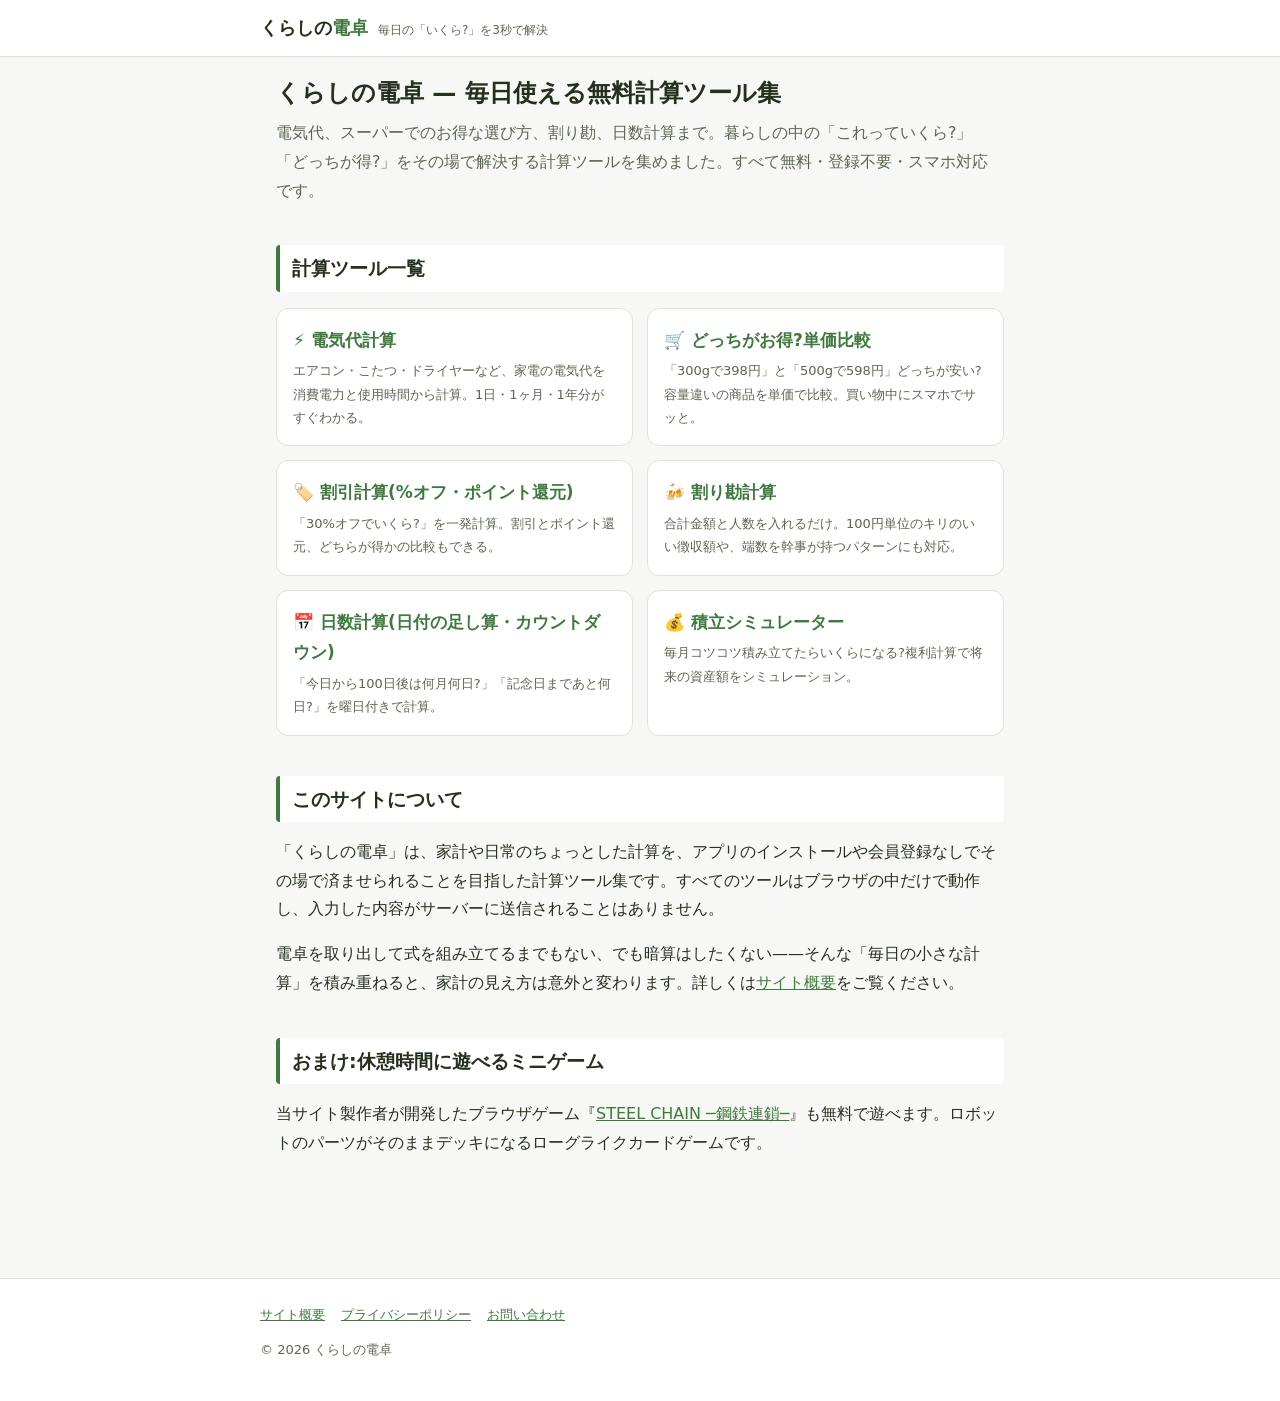
<file: index.html>
<!DOCTYPE html>
<html lang="ja">
<head>
<meta charset="UTF-8">
<meta name="viewport" content="width=device-width, initial-scale=1.0">
<title>くらしの電卓|電気代・割り勘・単価比較など毎日使える無料計算ツール集</title>
<meta name="description" content="電気代の計算、スーパーでの単価比較、割引計算、割り勘、日数計算、積立シミュレーションまで。毎日の「いくら?」を3秒で解決する無料の計算ツール集です。登録不要・スマホ対応。">
<link rel="canonical" href="https://gunmo108.github.io/-/">
<meta property="og:type" content="website">
<meta property="og:title" content="くらしの電卓|毎日使える無料計算ツール集">
<meta property="og:description" content="電気代・単価比較・割引・割り勘・日数・積立。毎日の「いくら?」を3秒で解決。">
<meta property="og:url" content="https://gunmo108.github.io/-/">
<link rel="stylesheet" href="assets/site.css">
<link rel="icon" href="data:image/svg+xml,<svg xmlns='http://www.w3.org/2000/svg' viewBox='0 0 100 100'><text y='80' font-size='80'>🧮</text></svg>">
<!-- GA4: 計測を始めるときは下の2行のコメントを外し、G-XXXXXXXXXX を自分の測定IDに置き換える
<script async src="https://www.googletagmanager.com/gtag/js?id=G-XXXXXXXXXX"></script>
<script>window.dataLayer=window.dataLayer||[];function gtag(){dataLayer.push(arguments)};gtag('js',new Date());gtag('config','G-XXXXXXXXXX');</script>
-->
<script type="application/ld+json">
{
  "@context": "https://schema.org",
  "@type": "WebSite",
  "name": "くらしの電卓",
  "url": "https://gunmo108.github.io/-/",
  "description": "毎日の暮らしで役立つ無料計算ツール集"
}
</script>
</head>
<body>
<header class="site-header"><div class="inner">
  <a class="site-title" href="./">くらしの<span>電卓</span></a>
  <span class="site-tag">毎日の「いくら?」を3秒で解決</span>
</div></header>

<div class="wrap">
<h1>くらしの電卓 — 毎日使える無料計算ツール集</h1>
<p class="lead">電気代、スーパーでのお得な選び方、割り勘、日数計算まで。暮らしの中の「これっていくら?」「どっちが得?」をその場で解決する計算ツールを集めました。すべて無料・登録不要・スマホ対応です。</p>

<div class="ad-slot"><!-- AdSense広告コード貼り付け位置(上部) --></div>

<h2>計算ツール一覧</h2>
<ul class="tool-list">
  <li><a href="tools/denkidai.html">
    <div class="t-name">⚡ 電気代計算</div>
    <div class="t-desc">エアコン・こたつ・ドライヤーなど、家電の電気代を消費電力と使用時間から計算。1日・1ヶ月・1年分がすぐわかる。</div>
  </a></li>
  <li><a href="tools/tanka.html">
    <div class="t-name">🛒 どっちがお得?単価比較</div>
    <div class="t-desc">「300gで398円」と「500gで598円」どっちが安い?容量違いの商品を単価で比較。買い物中にスマホでサッと。</div>
  </a></li>
  <li><a href="tools/waribiki.html">
    <div class="t-name">🏷️ 割引計算(%オフ・ポイント還元)</div>
    <div class="t-desc">「30%オフでいくら?」を一発計算。割引とポイント還元、どちらが得かの比較もできる。</div>
  </a></li>
  <li><a href="tools/warikan.html">
    <div class="t-name">🍻 割り勘計算</div>
    <div class="t-desc">合計金額と人数を入れるだけ。100円単位のキリのいい徴収額や、端数を幹事が持つパターンにも対応。</div>
  </a></li>
  <li><a href="tools/hidzuke.html">
    <div class="t-name">📅 日数計算(日付の足し算・カウントダウン)</div>
    <div class="t-desc">「今日から100日後は何月何日?」「記念日まであと何日?」を曜日付きで計算。</div>
  </a></li>
  <li><a href="tools/tsumitate.html">
    <div class="t-name">💰 積立シミュレーター</div>
    <div class="t-desc">毎月コツコツ積み立てたらいくらになる?複利計算で将来の資産額をシミュレーション。</div>
  </a></li>
</ul>

<h2>このサイトについて</h2>
<p>「くらしの電卓」は、家計や日常のちょっとした計算を、アプリのインストールや会員登録なしでその場で済ませられることを目指した計算ツール集です。すべてのツールはブラウザの中だけで動作し、入力した内容がサーバーに送信されることはありません。</p>
<p>電卓を取り出して式を組み立てるまでもない、でも暗算はしたくない——そんな「毎日の小さな計算」を積み重ねると、家計の見え方は意外と変わります。詳しくは<a href="about.html">サイト概要</a>をご覧ください。</p>

<h2>おまけ:休憩時間に遊べるミニゲーム</h2>
<p>当サイト製作者が開発したブラウザゲーム『<a href="game/index.html">STEEL CHAIN ─鋼鉄連鎖─</a>』も無料で遊べます。ロボットのパーツがそのままデッキになるローグライクカードゲームです。</p>

<div class="ad-slot"><!-- AdSense広告コード貼り付け位置(下部) --></div>
</div>

<footer class="site-footer"><div class="inner">
  <nav>
    <a href="about.html">サイト概要</a>
    <a href="privacy.html">プライバシーポリシー</a>
    <a href="contact.html">お問い合わせ</a>
  </nav>
  <div>© 2026 くらしの電卓</div>
</div></footer>
</body>
</html>
</file>
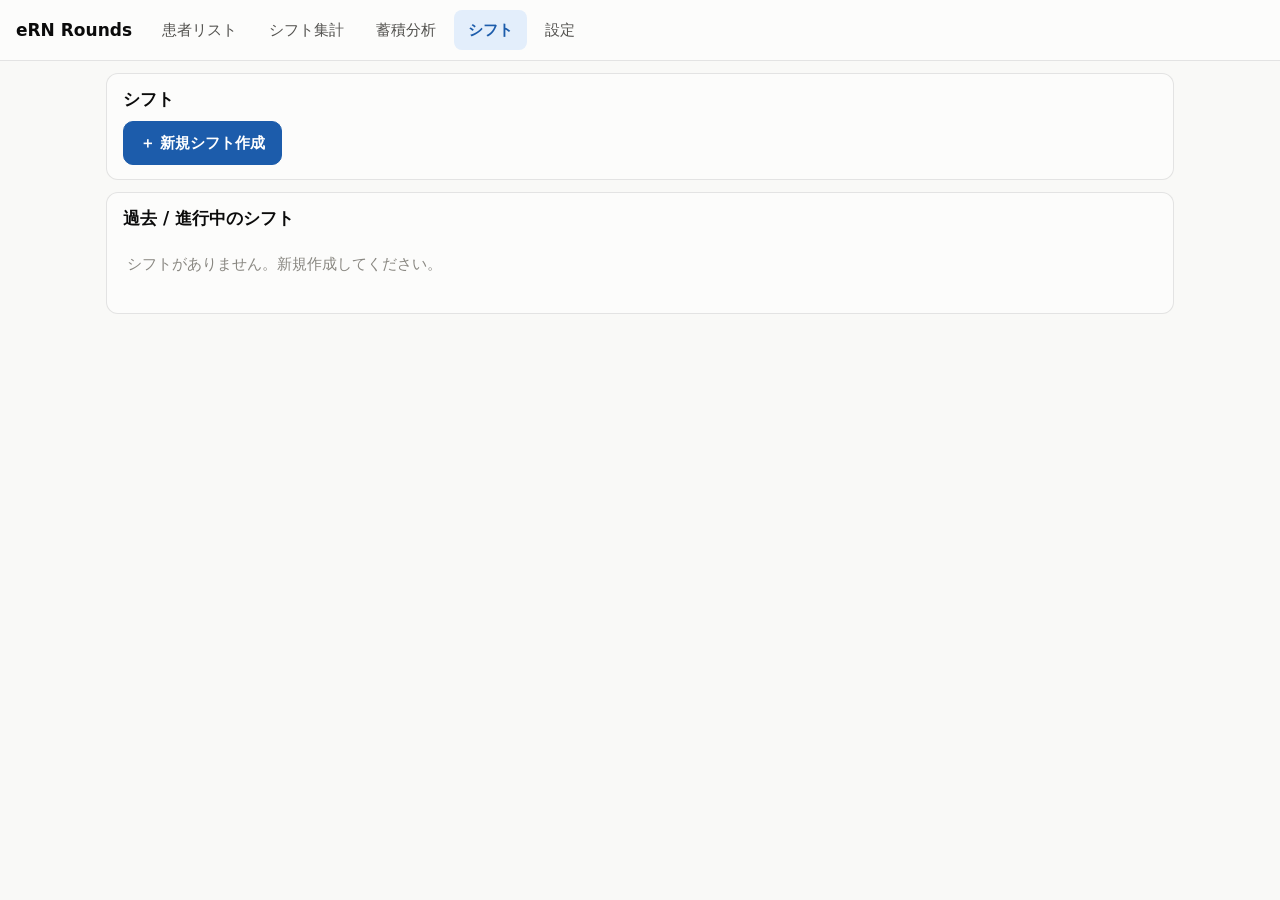
<file: ern-shift-app/index.html>
<!DOCTYPE html>
<html lang="ja">
<head>
  <meta charset="UTF-8">
  <meta name="viewport" content="width=device-width, initial-scale=1.0, viewport-fit=cover">
  <meta name="theme-color" content="#1c5cab">
  <meta name="apple-mobile-web-app-capable" content="yes">
  <meta name="apple-mobile-web-app-status-bar-style" content="default">
  <meta name="apple-mobile-web-app-title" content="eRN Rounds">
  <title>eRN Rounds — 遠隔ICU 勤務管理</title>
  <link rel="manifest" href="./manifest.webmanifest">
  <link rel="icon" href="./icon.svg" type="image/svg+xml">
  <link rel="apple-touch-icon" href="./icon.svg">
  <link rel="stylesheet" href="./css/style.css">
</head>
<body>
  <div id="app">
    <p class="empty" style="padding:2rem">読み込み中…</p>
  </div>
  <script type="module" src="./js/app.js"></script>
</body>
</html>
</file>
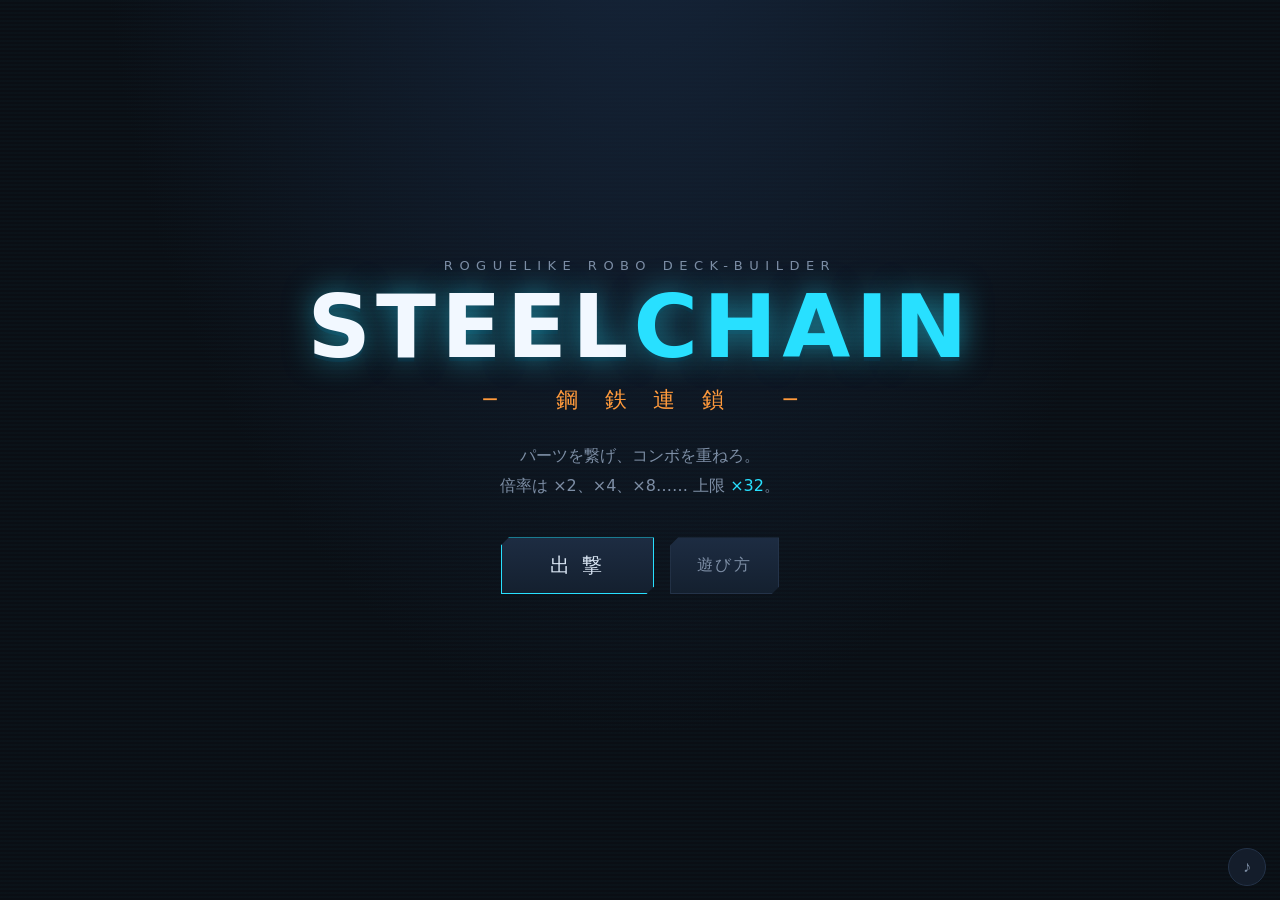
<file: game/index.html>
<!DOCTYPE html>
<html lang="ja">
<head>
<meta charset="utf-8">
<meta name="viewport" content="width=device-width, initial-scale=1">
<title>STEEL CHAIN ─鋼鉄連鎖─</title>
<link rel="stylesheet" href="style.css">
</head>
<body>
<div id="app">

  <!-- ===== タイトル ===== -->
  <div id="screen-title" class="screen">
    <div class="title-wrap">
      <div class="title-sub">ROGUELIKE ROBO DECK-BUILDER</div>
      <h1 class="title-logo">STEEL<span class="accent">CHAIN</span></h1>
      <div class="title-jp">─ 鋼鉄連鎖 ─</div>
      <p class="title-copy">パーツを繋げ、コンボを重ねろ。<br>倍率は ×2、×4、×8…… 上限 <span class="accent">×32</span>。</p>
      <div class="title-btns">
        <button class="btn big" onclick="startRun()">出 撃</button>
        <button class="btn ghost" onclick="toggleHelp(true)">遊び方</button>
      </div>
      <div id="best-score" class="best-score"></div>
    </div>
  </div>

  <!-- ===== マップ ===== -->
  <div id="screen-map" class="screen">
    <div class="hud" id="map-hud"></div>
    <div class="map-wrap">
      <div id="map-track"></div>
      <div class="map-main">
        <h2 id="map-floor-title"></h2>
        <div id="map-choices"></div>
      </div>
      <div id="map-robot" class="map-robot"></div>
    </div>
  </div>

  <!-- ===== 戦闘 ===== -->
  <div id="screen-battle" class="screen">
    <div class="battle-top">
      <div id="b-floor" class="hud-chip"></div>
      <div id="combo-meter"></div>
      <div id="b-credits" class="hud-chip"></div>
    </div>
    <div class="arena">
      <div class="side player-side">
        <div class="robot-head-row"><span class="robot-name you">YOUR UNIT</span><span id="p-block" class="block-chip"></span></div>
        <div id="p-robot"></div>
      </div>
      <div class="vs">VS</div>
      <div class="side enemy-side">
        <div class="robot-head-row"><span id="e-name" class="robot-name foe"></span><span id="e-block" class="block-chip"></span></div>
        <div id="e-intent" class="intent"></div>
        <div id="e-robot"></div>
      </div>
    </div>
    <div class="battle-bottom">
      <div class="pile-info">
        <div id="b-deck" class="pile">山札 0</div>
        <div id="b-discard" class="pile">捨札 0</div>
      </div>
      <div id="hand"></div>
      <div class="turn-ctrl">
        <div id="b-energy" class="energy"></div>
        <button id="btn-endturn" class="btn end" onclick="endTurn()">ターン終了<span class="key">E</span></button>
      </div>
    </div>
  </div>

  <!-- ===== 汎用パネル(報酬/ショップ/休憩/イベント/編成/勝敗) ===== -->
  <div id="screen-panel" class="screen">
    <div class="hud" id="panel-hud"></div>
    <div id="panel-body" class="panel-body"></div>
  </div>

</div>

<div id="fx-layer"></div>
<div id="banner-layer"></div>

<!-- ===== ヘルプ ===== -->
<div id="help-modal" class="modal hidden" onclick="toggleHelp(false)">
  <div class="modal-box" onclick="event.stopPropagation()">
    <h2>遊び方</h2>
    <h3>■ ロボット = デッキ</h3>
    <p>機体は <b>頭部 / 右腕 / 左腕 / 脚部</b> の4パーツ構成。装備したパーツが持つカードが、そのまま戦闘デッキになる。パーツを集めて換装することがデッキ構築だ。</p>
    <h3>■ 部位破壊</h3>
    <p>パーツにはそれぞれHPがある。破壊されたパーツのカードはデッキから消滅。<b>頭部を破壊されたら敗北</b>。逆に敵の頭部(コア)を破壊すれば勝利。腕を先に折って無力化するか、頭部を狙って速攻するかは君次第。</p>
    <h3>■ コンボ(これが本体)</h3>
    <p>カードには <span class="tag shoot">射撃</span> <span class="tag melee">格闘</span> <span class="tag support">支援</span> の属性がある。<b>同じ属性を連続で使うたびにダメージ・ブロック・修理量が倍々</b>になる。<br>1枚目 ×1 → 2枚目 <b>×2</b> → ×4 → ×8 → <b>×16</b>(特定頭部で×32)。<br>違う属性を出すとコンボはLv1にリセット。無属性カードはコンボに影響しない。コンボはターンをまたいで持続するが、敵のジャミングで消される。</p>
    <h3>■ 立ち回り</h3>
    <p>戦闘後はパーツ報酬と自動修復(+4)。休憩・ショップで修理を怠ると、ボス戦の前に腕が消し飛ぶ。</p>
    <h3>■ 操作</h3>
    <p>カードクリック(または数字キー1〜8)で使用 / <b>E</b>でターン終了 / 敵パーツをクリックで攻撃対象を変更。</p>
    <button class="btn" onclick="toggleHelp(false)">閉じる</button>
  </div>
</div>

<button id="mute-btn" onclick="toggleMute()">♪</button>

<script src="js/data.js"></script>
<script src="js/sfx.js"></script>
<script src="js/fx.js"></script>
<script src="js/battle.js"></script>
<script src="js/run.js"></script>
<script src="js/main.js"></script>
</body>
</html>
</file>
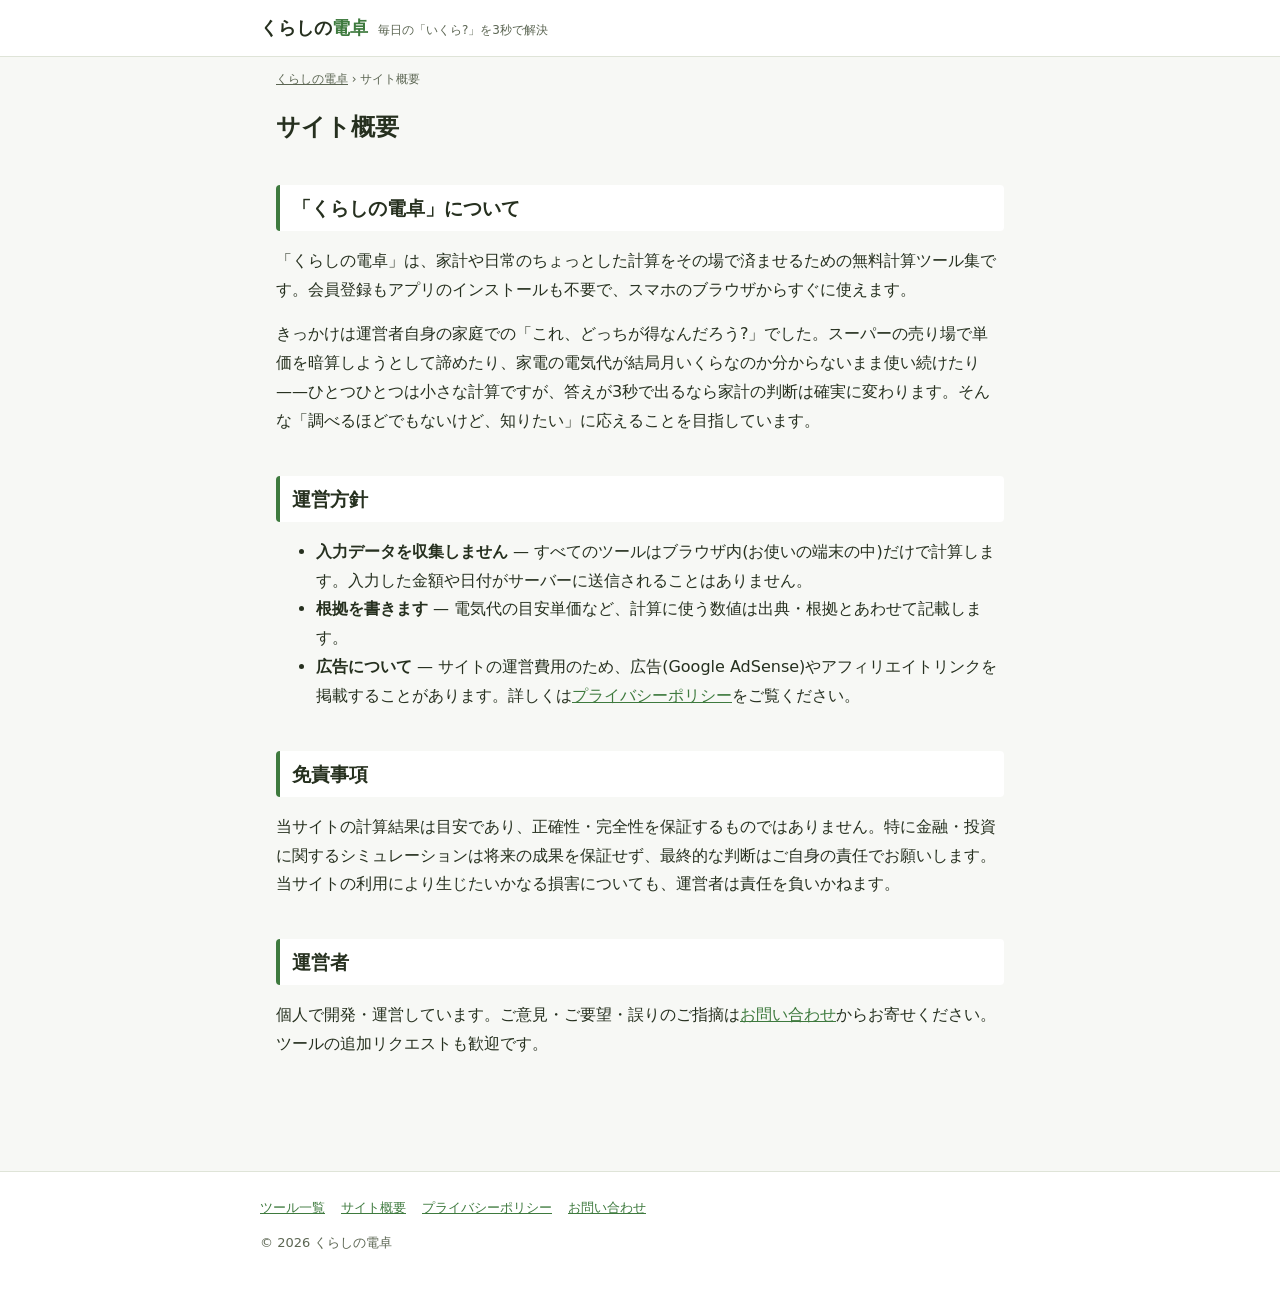
<file: about.html>
<!DOCTYPE html>
<html lang="ja">
<head>
<meta charset="UTF-8">
<meta name="viewport" content="width=device-width, initial-scale=1.0">
<title>サイト概要|くらしの電卓</title>
<meta name="description" content="「くらしの電卓」の運営方針とサイト概要。毎日の暮らしの小さな計算を、登録不要・無料でその場で解決することを目指した計算ツール集です。">
<link rel="canonical" href="https://gunmo108.github.io/-/about.html">
<link rel="stylesheet" href="assets/site.css">
<link rel="icon" href="data:image/svg+xml,<svg xmlns='http://www.w3.org/2000/svg' viewBox='0 0 100 100'><text y='80' font-size='80'>🧮</text></svg>">
</head>
<body>
<header class="site-header"><div class="inner">
  <a class="site-title" href="./">くらしの<span>電卓</span></a>
  <span class="site-tag">毎日の「いくら?」を3秒で解決</span>
</div></header>

<div class="wrap">
<nav class="breadcrumb"><a href="./">くらしの電卓</a> › サイト概要</nav>
<h1>サイト概要</h1>

<h2>「くらしの電卓」について</h2>
<p>「くらしの電卓」は、家計や日常のちょっとした計算をその場で済ませるための無料計算ツール集です。会員登録もアプリのインストールも不要で、スマホのブラウザからすぐに使えます。</p>
<p>きっかけは運営者自身の家庭での「これ、どっちが得なんだろう?」でした。スーパーの売り場で単価を暗算しようとして諦めたり、家電の電気代が結局月いくらなのか分からないまま使い続けたり——ひとつひとつは小さな計算ですが、答えが3秒で出るなら家計の判断は確実に変わります。そんな「調べるほどでもないけど、知りたい」に応えることを目指しています。</p>

<h2>運営方針</h2>
<ul>
  <li><strong>入力データを収集しません</strong> — すべてのツールはブラウザ内(お使いの端末の中)だけで計算します。入力した金額や日付がサーバーに送信されることはありません。</li>
  <li><strong>根拠を書きます</strong> — 電気代の目安単価など、計算に使う数値は出典・根拠とあわせて記載します。</li>
  <li><strong>広告について</strong> — サイトの運営費用のため、広告(Google AdSense)やアフィリエイトリンクを掲載することがあります。詳しくは<a href="privacy.html">プライバシーポリシー</a>をご覧ください。</li>
</ul>

<h2>免責事項</h2>
<p>当サイトの計算結果は目安であり、正確性・完全性を保証するものではありません。特に金融・投資に関するシミュレーションは将来の成果を保証せず、最終的な判断はご自身の責任でお願いします。当サイトの利用により生じたいかなる損害についても、運営者は責任を負いかねます。</p>

<h2>運営者</h2>
<p>個人で開発・運営しています。ご意見・ご要望・誤りのご指摘は<a href="contact.html">お問い合わせ</a>からお寄せください。ツールの追加リクエストも歓迎です。</p>
</div>

<footer class="site-footer"><div class="inner">
  <nav>
    <a href="./">ツール一覧</a>
    <a href="about.html">サイト概要</a>
    <a href="privacy.html">プライバシーポリシー</a>
    <a href="contact.html">お問い合わせ</a>
  </nav>
  <div>© 2026 くらしの電卓</div>
</div></footer>
</body>
</html>
</file>
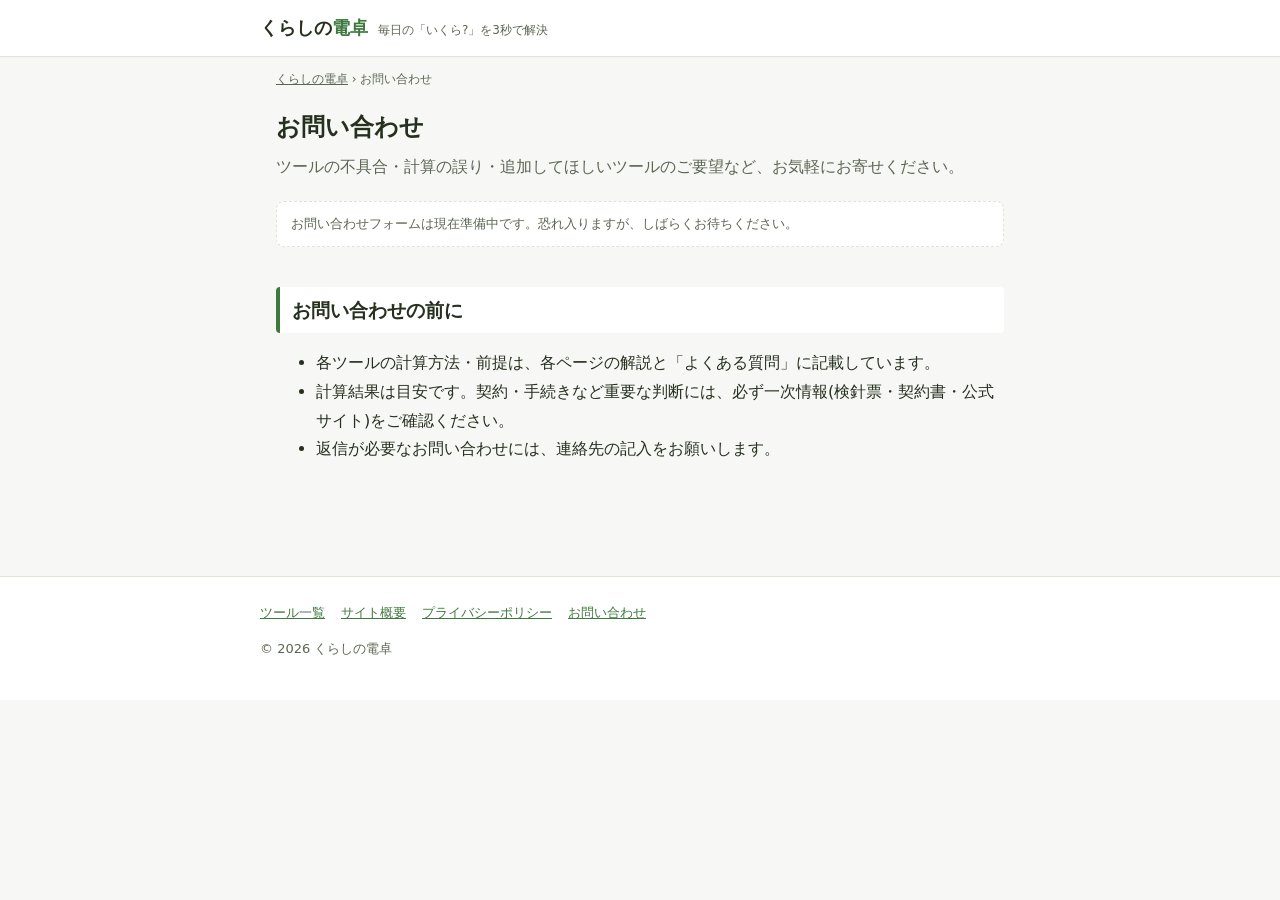
<file: contact.html>
<!DOCTYPE html>
<html lang="ja">
<head>
<meta charset="UTF-8">
<meta name="viewport" content="width=device-width, initial-scale=1.0">
<title>お問い合わせ|くらしの電卓</title>
<meta name="description" content="「くらしの電卓」へのお問い合わせ・ご要望・誤りのご指摘はこちらから。">
<link rel="canonical" href="https://gunmo108.github.io/-/contact.html">
<link rel="stylesheet" href="assets/site.css">
<link rel="icon" href="data:image/svg+xml,<svg xmlns='http://www.w3.org/2000/svg' viewBox='0 0 100 100'><text y='80' font-size='80'>🧮</text></svg>">
<meta name="robots" content="noindex, follow">
</head>
<body>
<header class="site-header"><div class="inner">
  <a class="site-title" href="./">くらしの<span>電卓</span></a>
  <span class="site-tag">毎日の「いくら?」を3秒で解決</span>
</div></header>

<div class="wrap">
<nav class="breadcrumb"><a href="./">くらしの電卓</a> › お問い合わせ</nav>
<h1>お問い合わせ</h1>
<p class="lead">ツールの不具合・計算の誤り・追加してほしいツールのご要望など、お気軽にお寄せください。</p>

<!-- ============================================================
  お問い合わせフォームの設置手順(運営者向けメモ):
  1. https://docs.google.com/forms で無料のGoogleフォームを作成
     (質問は「お名前(任意)」「メールアドレス(任意)」「内容」の3つで十分)
  2. フォームの「送信」→「<>」タブで埋め込みHTMLをコピー
  3. 下の notice ブロックを削除し、コピーした <iframe ...> を貼り付け
  ============================================================ -->
<div class="notice">
  お問い合わせフォームは現在準備中です。恐れ入りますが、しばらくお待ちください。
</div>

<h2>お問い合わせの前に</h2>
<ul>
  <li>各ツールの計算方法・前提は、各ページの解説と「よくある質問」に記載しています。</li>
  <li>計算結果は目安です。契約・手続きなど重要な判断には、必ず一次情報(検針票・契約書・公式サイト)をご確認ください。</li>
  <li>返信が必要なお問い合わせには、連絡先の記入をお願いします。</li>
</ul>
</div>

<footer class="site-footer"><div class="inner">
  <nav>
    <a href="./">ツール一覧</a>
    <a href="about.html">サイト概要</a>
    <a href="privacy.html">プライバシーポリシー</a>
    <a href="contact.html">お問い合わせ</a>
  </nav>
  <div>© 2026 くらしの電卓</div>
</div></footer>
</body>
</html>
</file>
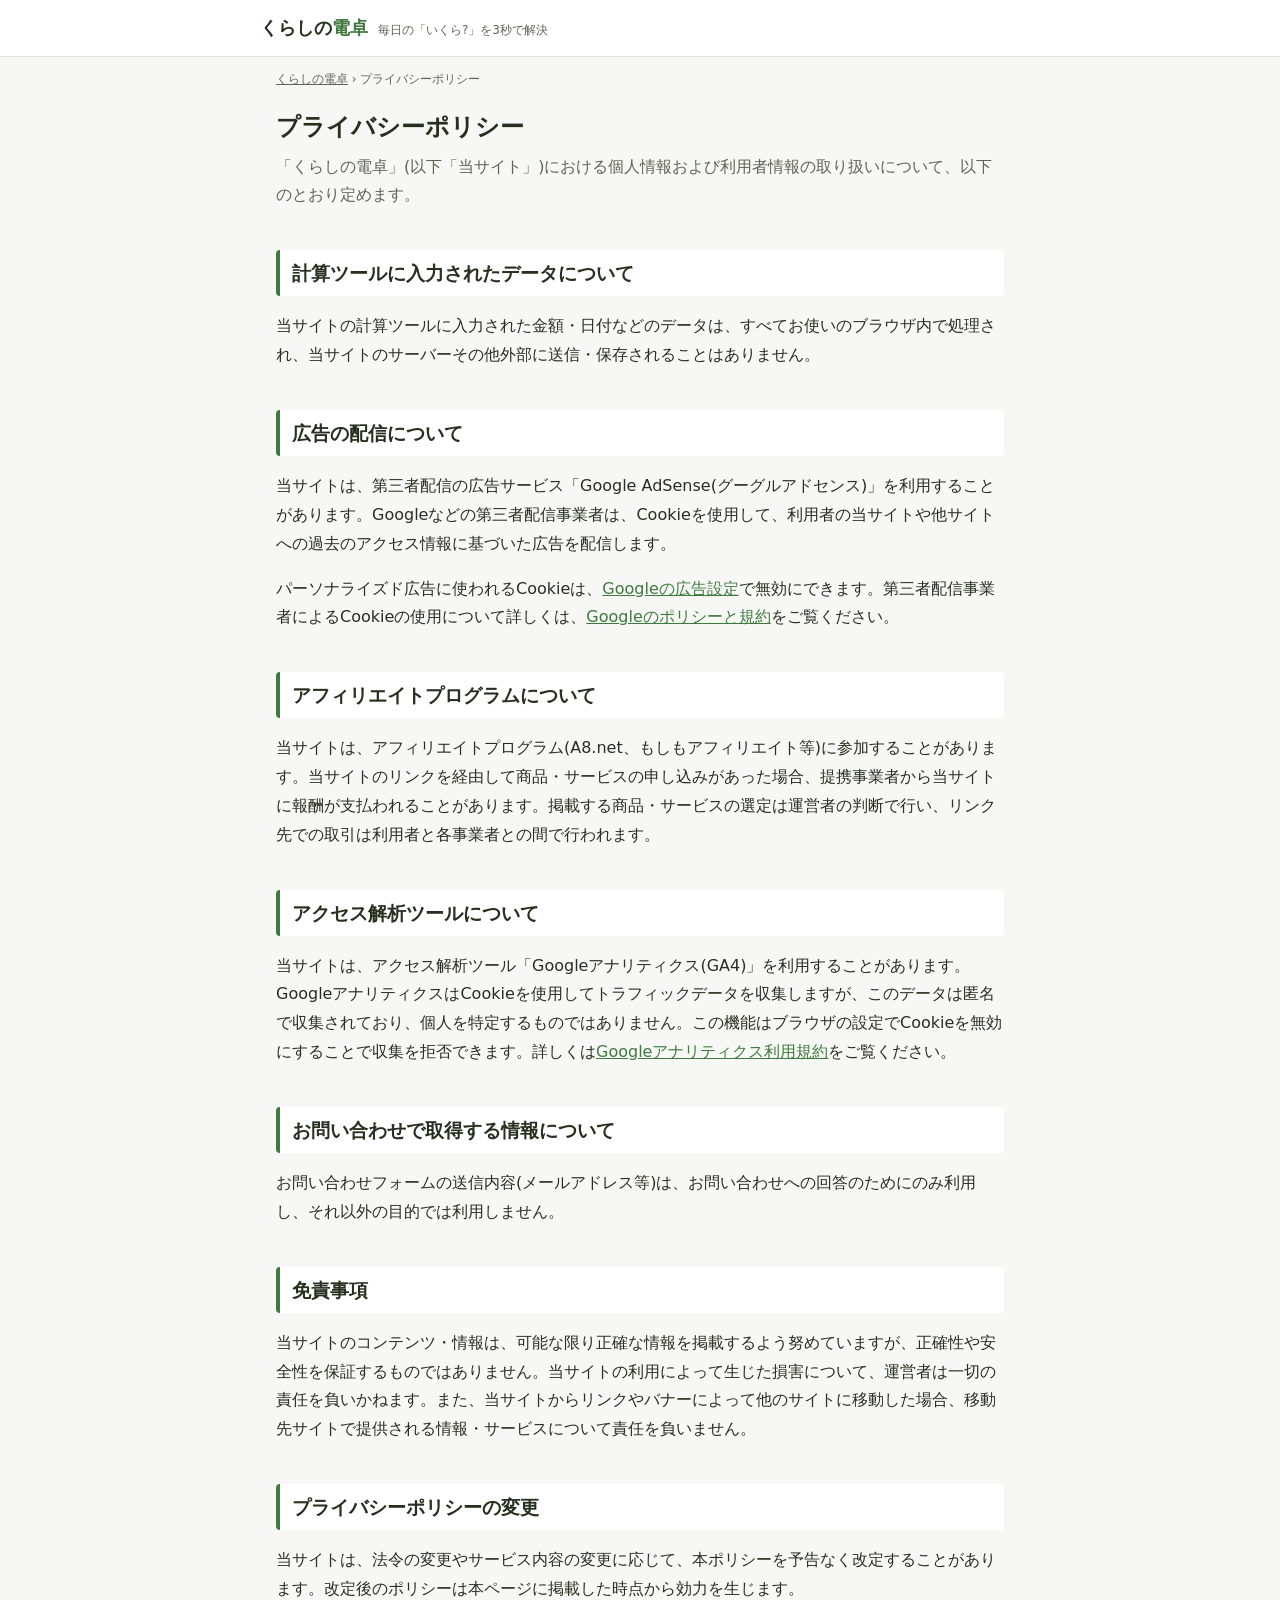
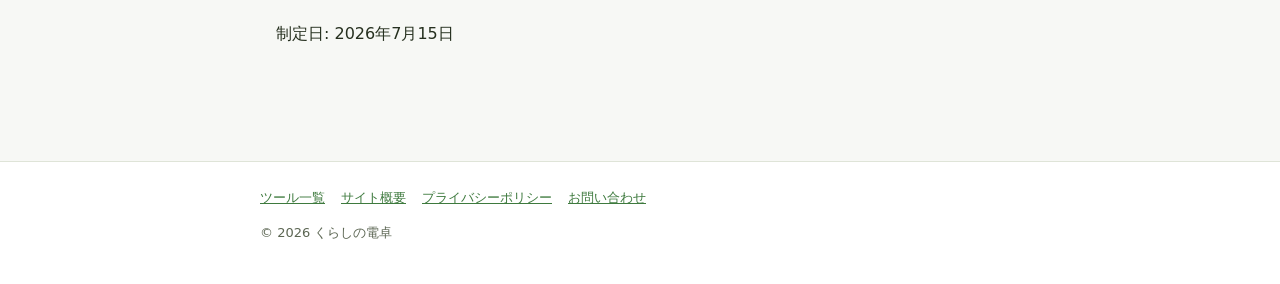
<file: privacy.html>
<!DOCTYPE html>
<html lang="ja">
<head>
<meta charset="UTF-8">
<meta name="viewport" content="width=device-width, initial-scale=1.0">
<title>プライバシーポリシー|くらしの電卓</title>
<meta name="description" content="「くらしの電卓」のプライバシーポリシー。広告配信・アクセス解析における情報の取り扱いについて説明します。">
<link rel="canonical" href="https://gunmo108.github.io/-/privacy.html">
<link rel="stylesheet" href="assets/site.css">
<link rel="icon" href="data:image/svg+xml,<svg xmlns='http://www.w3.org/2000/svg' viewBox='0 0 100 100'><text y='80' font-size='80'>🧮</text></svg>">
<meta name="robots" content="noindex, follow">
</head>
<body>
<header class="site-header"><div class="inner">
  <a class="site-title" href="./">くらしの<span>電卓</span></a>
  <span class="site-tag">毎日の「いくら?」を3秒で解決</span>
</div></header>

<div class="wrap">
<nav class="breadcrumb"><a href="./">くらしの電卓</a> › プライバシーポリシー</nav>
<h1>プライバシーポリシー</h1>
<p class="lead">「くらしの電卓」(以下「当サイト」)における個人情報および利用者情報の取り扱いについて、以下のとおり定めます。</p>

<h2>計算ツールに入力されたデータについて</h2>
<p>当サイトの計算ツールに入力された金額・日付などのデータは、すべてお使いのブラウザ内で処理され、当サイトのサーバーその他外部に送信・保存されることはありません。</p>

<h2>広告の配信について</h2>
<p>当サイトは、第三者配信の広告サービス「Google AdSense(グーグルアドセンス)」を利用することがあります。Googleなどの第三者配信事業者は、Cookieを使用して、利用者の当サイトや他サイトへの過去のアクセス情報に基づいた広告を配信します。</p>
<p>パーソナライズド広告に使われるCookieは、<a href="https://adssettings.google.com/" rel="noopener" target="_blank">Googleの広告設定</a>で無効にできます。第三者配信事業者によるCookieの使用について詳しくは、<a href="https://policies.google.com/technologies/ads?hl=ja" rel="noopener" target="_blank">Googleのポリシーと規約</a>をご覧ください。</p>

<h2>アフィリエイトプログラムについて</h2>
<p>当サイトは、アフィリエイトプログラム(A8.net、もしもアフィリエイト等)に参加することがあります。当サイトのリンクを経由して商品・サービスの申し込みがあった場合、提携事業者から当サイトに報酬が支払われることがあります。掲載する商品・サービスの選定は運営者の判断で行い、リンク先での取引は利用者と各事業者との間で行われます。</p>

<h2>アクセス解析ツールについて</h2>
<p>当サイトは、アクセス解析ツール「Googleアナリティクス(GA4)」を利用することがあります。GoogleアナリティクスはCookieを使用してトラフィックデータを収集しますが、このデータは匿名で収集されており、個人を特定するものではありません。この機能はブラウザの設定でCookieを無効にすることで収集を拒否できます。詳しくは<a href="https://marketingplatform.google.com/about/analytics/terms/jp/" rel="noopener" target="_blank">Googleアナリティクス利用規約</a>をご覧ください。</p>

<h2>お問い合わせで取得する情報について</h2>
<p>お問い合わせフォームの送信内容(メールアドレス等)は、お問い合わせへの回答のためにのみ利用し、それ以外の目的では利用しません。</p>

<h2>免責事項</h2>
<p>当サイトのコンテンツ・情報は、可能な限り正確な情報を掲載するよう努めていますが、正確性や安全性を保証するものではありません。当サイトの利用によって生じた損害について、運営者は一切の責任を負いかねます。また、当サイトからリンクやバナーによって他のサイトに移動した場合、移動先サイトで提供される情報・サービスについて責任を負いません。</p>

<h2>プライバシーポリシーの変更</h2>
<p>当サイトは、法令の変更やサービス内容の変更に応じて、本ポリシーを予告なく改定することがあります。改定後のポリシーは本ページに掲載した時点から効力を生じます。</p>

<p>制定日: 2026年7月15日</p>
</div>

<footer class="site-footer"><div class="inner">
  <nav>
    <a href="./">ツール一覧</a>
    <a href="about.html">サイト概要</a>
    <a href="privacy.html">プライバシーポリシー</a>
    <a href="contact.html">お問い合わせ</a>
  </nav>
  <div>© 2026 くらしの電卓</div>
</div></footer>
</body>
</html>
</file>
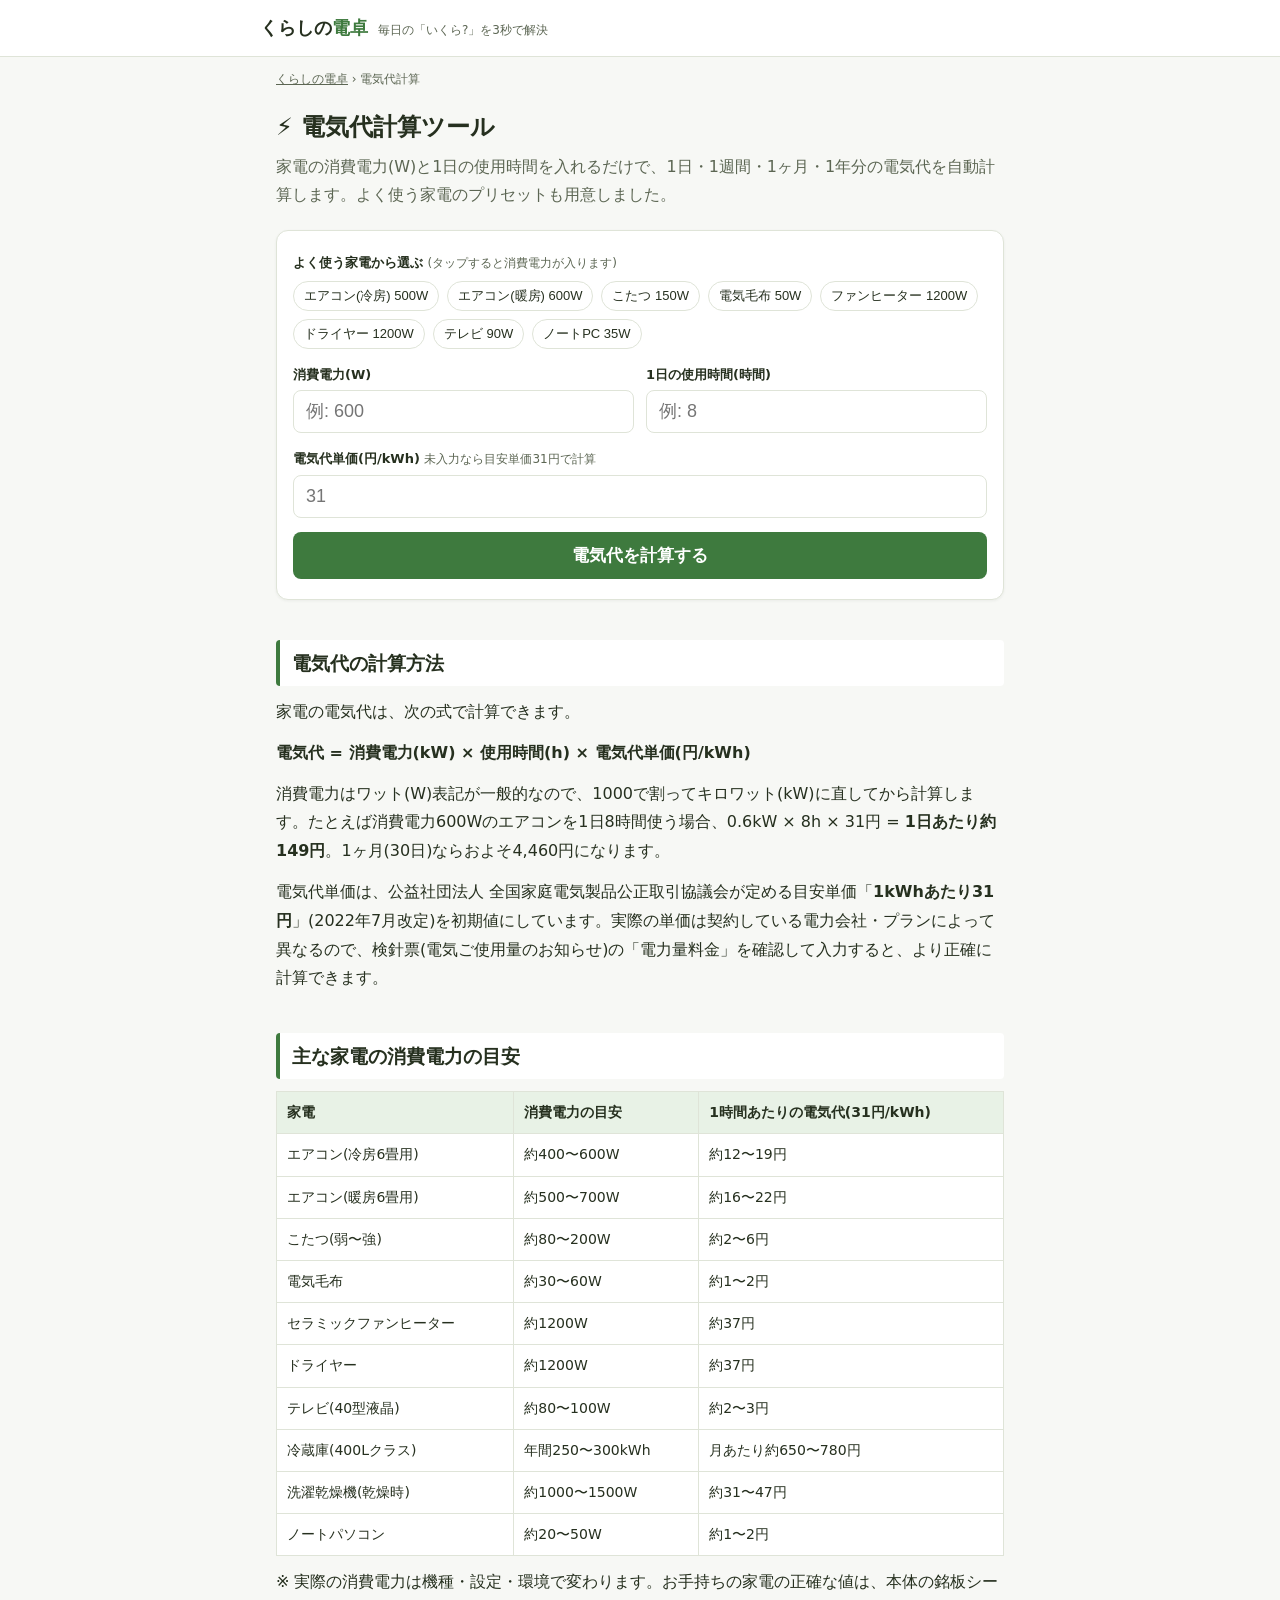
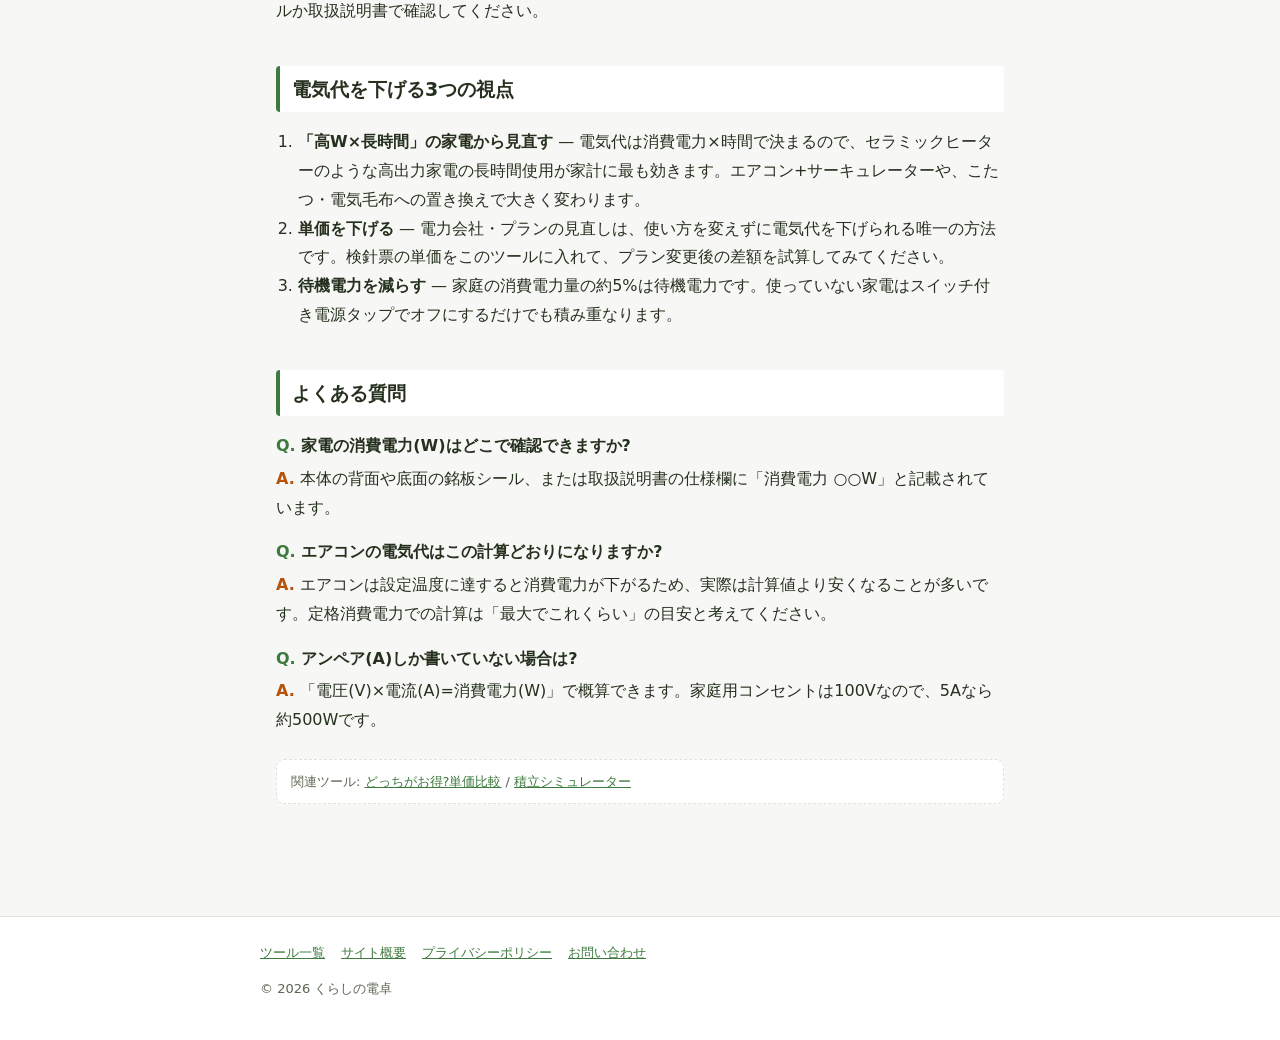
<file: tools/denkidai.html>
<!DOCTYPE html>
<html lang="ja">
<head>
<meta charset="UTF-8">
<meta name="viewport" content="width=device-width, initial-scale=1.0">
<title>電気代計算ツール|家電の消費電力から1日・1ヶ月・1年の電気代を計算【無料】</title>
<meta name="description" content="エアコン・こたつ・ドライヤーなどの電気代を、消費電力(W)と使用時間から自動計算。1日・1週間・1ヶ月・1年分の電気代が一目でわかる無料ツール。主要家電のプリセット付き、スマホ対応。">
<link rel="canonical" href="https://gunmo108.github.io/-/tools/denkidai.html">
<meta property="og:type" content="website">
<meta property="og:title" content="電気代計算ツール|家電の電気代を3秒で計算">
<meta property="og:description" content="消費電力と使用時間を入れるだけ。1日・1ヶ月・1年の電気代がすぐわかる。">
<meta property="og:url" content="https://gunmo108.github.io/-/tools/denkidai.html">
<link rel="stylesheet" href="../assets/site.css">
<link rel="icon" href="data:image/svg+xml,<svg xmlns='http://www.w3.org/2000/svg' viewBox='0 0 100 100'><text y='80' font-size='80'>⚡</text></svg>">
<!-- GA4: 計測を始めるときは下の2行のコメントを外し、G-XXXXXXXXXX を自分の測定IDに置き換える
<script async src="https://www.googletagmanager.com/gtag/js?id=G-XXXXXXXXXX"></script>
<script>window.dataLayer=window.dataLayer||[];function gtag(){dataLayer.push(arguments)};gtag('js',new Date());gtag('config','G-XXXXXXXXXX');</script>
-->
<script type="application/ld+json">
{
  "@context": "https://schema.org",
  "@type": "WebApplication",
  "name": "電気代計算ツール",
  "url": "https://gunmo108.github.io/-/tools/denkidai.html",
  "applicationCategory": "UtilityApplication",
  "operatingSystem": "Any",
  "offers": { "@type": "Offer", "price": "0", "priceCurrency": "JPY" },
  "description": "家電の消費電力と使用時間から電気代を計算する無料ツール"
}
</script>
<script type="application/ld+json">
{
  "@context": "https://schema.org",
  "@type": "FAQPage",
  "mainEntity": [
    {
      "@type": "Question",
      "name": "家電の消費電力(W)はどこで確認できますか?",
      "acceptedAnswer": { "@type": "Answer", "text": "本体の背面や底面に貼られた銘板シール、または取扱説明書の仕様欄に「消費電力 ○○W」と記載されています。エアコンなど運転状況で変わる家電は、カタログの「期間消費電力量」も参考になります。" }
    },
    {
      "@type": "Question",
      "name": "電気代の単価はいくらで計算すればいいですか?",
      "acceptedAnswer": { "@type": "Answer", "text": "全国家庭電気製品公正取引協議会が定める目安単価は1kWhあたり31円です(2022年改定)。正確に知りたい場合は、電気の検針票や契約プランの「電力量料金」を確認してください。" }
    },
    {
      "@type": "Question",
      "name": "待機電力も電気代がかかりますか?",
      "acceptedAnswer": { "@type": "Answer", "text": "かかります。家庭の消費電力量のうち約5%が待機電力と言われています。長期間使わない家電はコンセントを抜くか、スイッチ付き電源タップの利用が有効です。" }
    }
  ]
}
</script>
</head>
<body>
<header class="site-header"><div class="inner">
  <a class="site-title" href="../index.html">くらしの<span>電卓</span></a>
  <span class="site-tag">毎日の「いくら?」を3秒で解決</span>
</div></header>

<div class="wrap">
<nav class="breadcrumb"><a href="../index.html">くらしの電卓</a> › 電気代計算</nav>
<h1>⚡ 電気代計算ツール</h1>
<p class="lead">家電の消費電力(W)と1日の使用時間を入れるだけで、1日・1週間・1ヶ月・1年分の電気代を自動計算します。よく使う家電のプリセットも用意しました。</p>

<div class="tool">
  <div class="field">
    <label>よく使う家電から選ぶ <span class="hint">(タップすると消費電力が入ります)</span></label>
    <div class="chips" id="presets"></div>
  </div>
  <div class="grid2">
    <div class="field">
      <label for="watts">消費電力(W)</label>
      <input type="number" id="watts" inputmode="decimal" placeholder="例: 600" min="0">
    </div>
    <div class="field">
      <label for="hours">1日の使用時間(時間)</label>
      <input type="number" id="hours" inputmode="decimal" placeholder="例: 8" min="0" max="24" step="0.5">
    </div>
  </div>
  <div class="field">
    <label for="unit">電気代単価(円/kWh) <span class="hint">未入力なら目安単価31円で計算</span></label>
    <input type="number" id="unit" inputmode="decimal" placeholder="31" min="0" step="0.1">
  </div>
  <button class="btn" id="calc">電気代を計算する</button>
  <div class="result" id="result"></div>
</div>

<div class="ad-slot"><!-- AdSense広告コード貼り付け位置(記事上) --></div>

<article>
<h2>電気代の計算方法</h2>
<p>家電の電気代は、次の式で計算できます。</p>
<p><strong>電気代 = 消費電力(kW) × 使用時間(h) × 電気代単価(円/kWh)</strong></p>
<p>消費電力はワット(W)表記が一般的なので、1000で割ってキロワット(kW)に直してから計算します。たとえば消費電力600Wのエアコンを1日8時間使う場合、0.6kW × 8h × 31円 = <strong>1日あたり約149円</strong>。1ヶ月(30日)ならおよそ4,460円になります。</p>
<p>電気代単価は、公益社団法人 全国家庭電気製品公正取引協議会が定める目安単価「<strong>1kWhあたり31円</strong>」(2022年7月改定)を初期値にしています。実際の単価は契約している電力会社・プランによって異なるので、検針票(電気ご使用量のお知らせ)の「電力量料金」を確認して入力すると、より正確に計算できます。</p>

<h2>主な家電の消費電力の目安</h2>
<div class="table-scroll">
<table>
  <tr><th>家電</th><th>消費電力の目安</th><th>1時間あたりの電気代(31円/kWh)</th></tr>
  <tr><td>エアコン(冷房6畳用)</td><td>約400〜600W</td><td>約12〜19円</td></tr>
  <tr><td>エアコン(暖房6畳用)</td><td>約500〜700W</td><td>約16〜22円</td></tr>
  <tr><td>こたつ(弱〜強)</td><td>約80〜200W</td><td>約2〜6円</td></tr>
  <tr><td>電気毛布</td><td>約30〜60W</td><td>約1〜2円</td></tr>
  <tr><td>セラミックファンヒーター</td><td>約1200W</td><td>約37円</td></tr>
  <tr><td>ドライヤー</td><td>約1200W</td><td>約37円</td></tr>
  <tr><td>テレビ(40型液晶)</td><td>約80〜100W</td><td>約2〜3円</td></tr>
  <tr><td>冷蔵庫(400Lクラス)</td><td>年間250〜300kWh</td><td>月あたり約650〜780円</td></tr>
  <tr><td>洗濯乾燥機(乾燥時)</td><td>約1000〜1500W</td><td>約31〜47円</td></tr>
  <tr><td>ノートパソコン</td><td>約20〜50W</td><td>約1〜2円</td></tr>
</table>
</div>
<p>※ 実際の消費電力は機種・設定・環境で変わります。お手持ちの家電の正確な値は、本体の銘板シールか取扱説明書で確認してください。</p>

<h2>電気代を下げる3つの視点</h2>
<ol>
  <li><strong>「高W×長時間」の家電から見直す</strong> — 電気代は消費電力×時間で決まるので、セラミックヒーターのような高出力家電の長時間使用が家計に最も効きます。エアコン+サーキュレーターや、こたつ・電気毛布への置き換えで大きく変わります。</li>
  <li><strong>単価を下げる</strong> — 電力会社・プランの見直しは、使い方を変えずに電気代を下げられる唯一の方法です。検針票の単価をこのツールに入れて、プラン変更後の差額を試算してみてください。</li>
  <li><strong>待機電力を減らす</strong> — 家庭の消費電力量の約5%は待機電力です。使っていない家電はスイッチ付き電源タップでオフにするだけでも積み重なります。</li>
</ol>

<h2>よくある質問</h2>
<dl class="faq">
  <dt>家電の消費電力(W)はどこで確認できますか?</dt>
  <dd>本体の背面や底面の銘板シール、または取扱説明書の仕様欄に「消費電力 ○○W」と記載されています。</dd>
  <dt>エアコンの電気代はこの計算どおりになりますか?</dt>
  <dd>エアコンは設定温度に達すると消費電力が下がるため、実際は計算値より安くなることが多いです。定格消費電力での計算は「最大でこれくらい」の目安と考えてください。</dd>
  <dt>アンペア(A)しか書いていない場合は?</dt>
  <dd>「電圧(V)×電流(A)=消費電力(W)」で概算できます。家庭用コンセントは100Vなので、5Aなら約500Wです。</dd>
</dl>
</article>

<div class="ad-slot"><!-- AdSense広告コード貼り付け位置(記事下) --></div>

<div class="notice">関連ツール: <a href="tanka.html">どっちがお得?単価比較</a> / <a href="tsumitate.html">積立シミュレーター</a></div>
<!-- affiliate-slot: 電力会社比較サービスのアフィリエイトリンクをここに(A8.net等と提携後) -->
</div>

<footer class="site-footer"><div class="inner">
  <nav>
    <a href="../index.html">ツール一覧</a>
    <a href="../about.html">サイト概要</a>
    <a href="../privacy.html">プライバシーポリシー</a>
    <a href="../contact.html">お問い合わせ</a>
  </nav>
  <div>© 2026 くらしの電卓</div>
</div></footer>

<script src="../assets/tools.js"></script>
<script>
(function () {
  const T = window.KurashiTools;
  const $ = (id) => document.getElementById(id);

  const PRESETS = [
    ['エアコン(冷房)', 500], ['エアコン(暖房)', 600], ['こたつ', 150],
    ['電気毛布', 50], ['ファンヒーター', 1200], ['ドライヤー', 1200],
    ['テレビ', 90], ['ノートPC', 35],
  ];
  const box = $('presets');
  PRESETS.forEach(([name, w]) => {
    const b = document.createElement('button');
    b.type = 'button'; b.className = 'chip'; b.textContent = name + ' ' + w + 'W';
    b.addEventListener('click', () => { $('watts').value = w; calc(); });
    box.appendChild(b);
  });

  function calc() {
    const r = T.denkidai($('watts').value, $('hours').value, $('unit').value);
    const el = $('result');
    el.classList.add('show');
    if (!r) {
      el.innerHTML = '<span class="err">消費電力と使用時間を正しく入力してください(0以上の数値)。</span>';
      return;
    }
    el.innerHTML =
      '<div>1日あたり <span class="big">' + (Math.round(r.day * 10) / 10).toLocaleString('ja-JP') + '</span><span class="unit">円</span></div>' +
      '<table>' +
      '<tr><th>1週間</th><td>約' + Math.round(r.week).toLocaleString('ja-JP') + '円</td></tr>' +
      '<tr><th>1ヶ月(30日)</th><td>約' + Math.round(r.month).toLocaleString('ja-JP') + '円</td></tr>' +
      '<tr><th>1年(365日)</th><td>約' + Math.round(r.year).toLocaleString('ja-JP') + '円</td></tr>' +
      '<tr><th>1日の使用電力量</th><td>' + (Math.round(r.kwhDay * 100) / 100) + ' kWh</td></tr>' +
      '</table>';
  }

  $('calc').addEventListener('click', calc);
  ['watts', 'hours', 'unit'].forEach((id) => {
    $(id).addEventListener('input', () => { if ($('result').classList.contains('show')) calc(); });
  });
})();
</script>
</body>
</html>
</file>
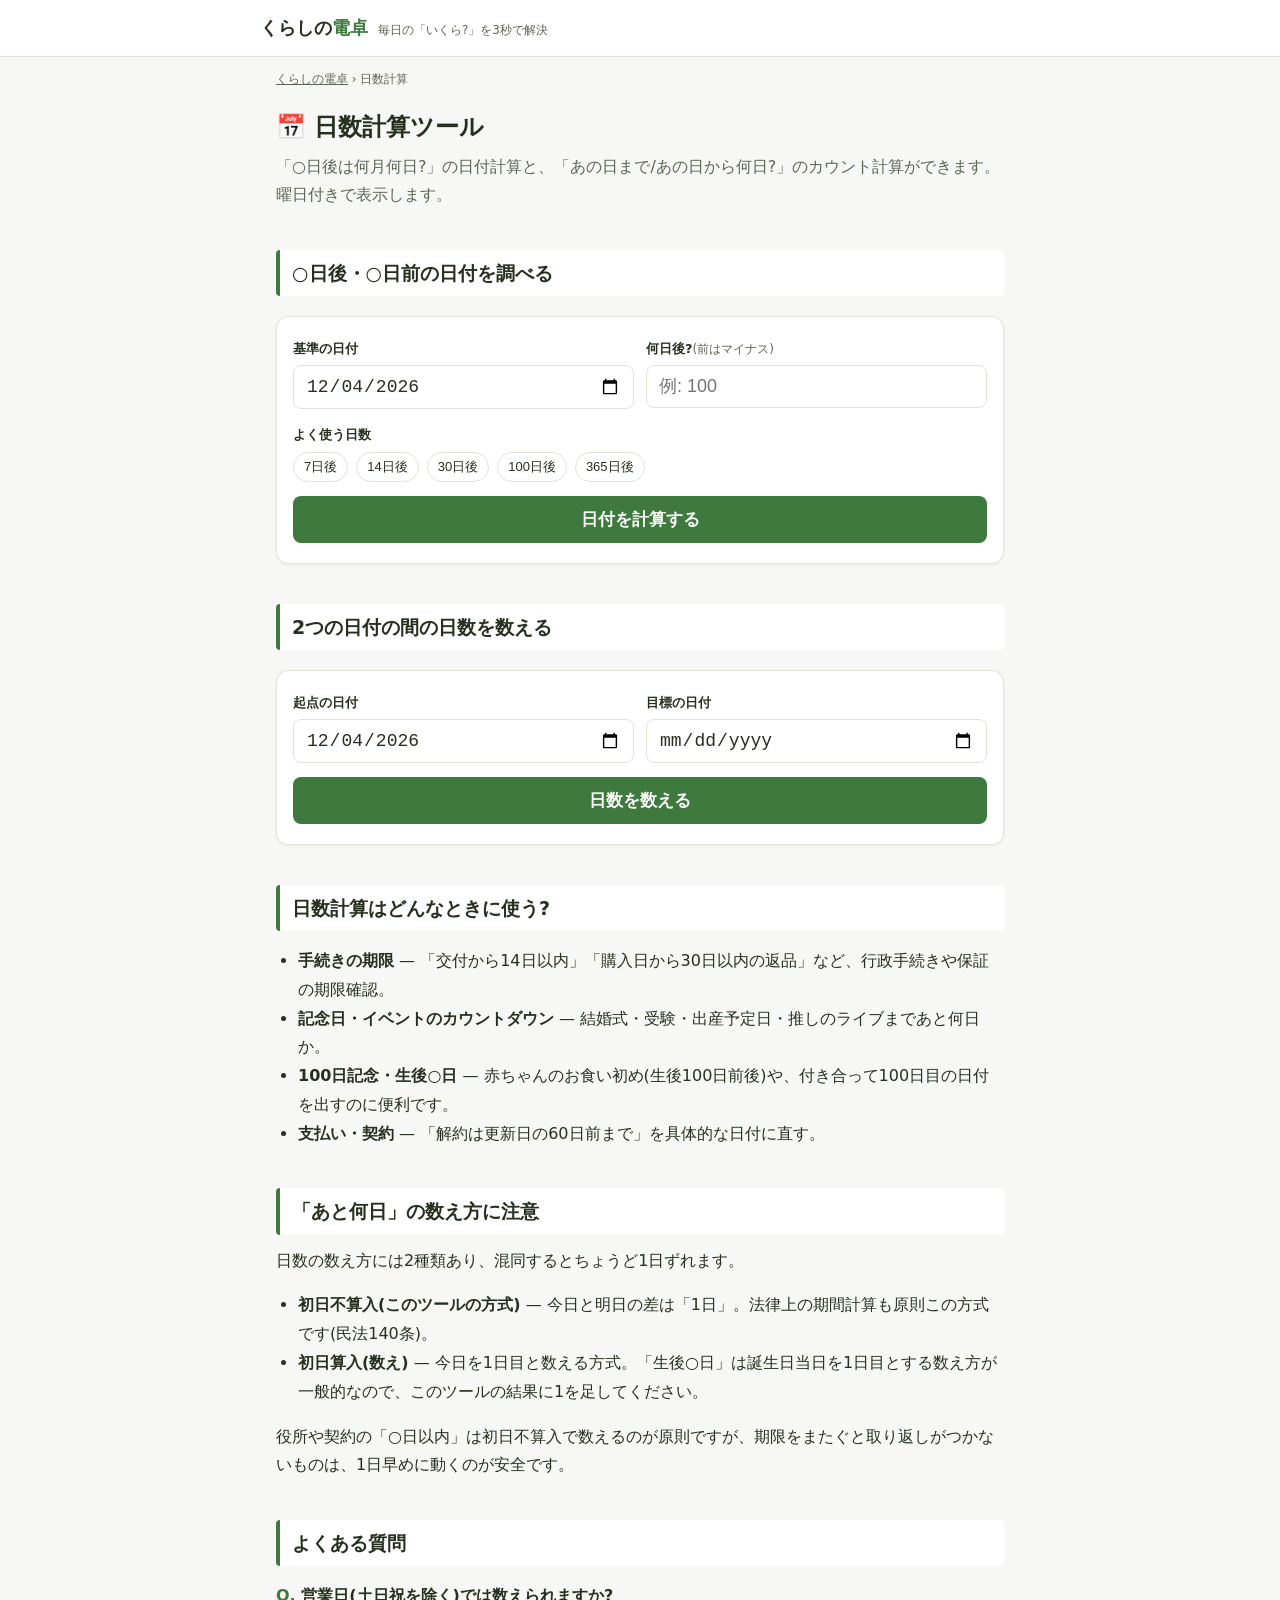
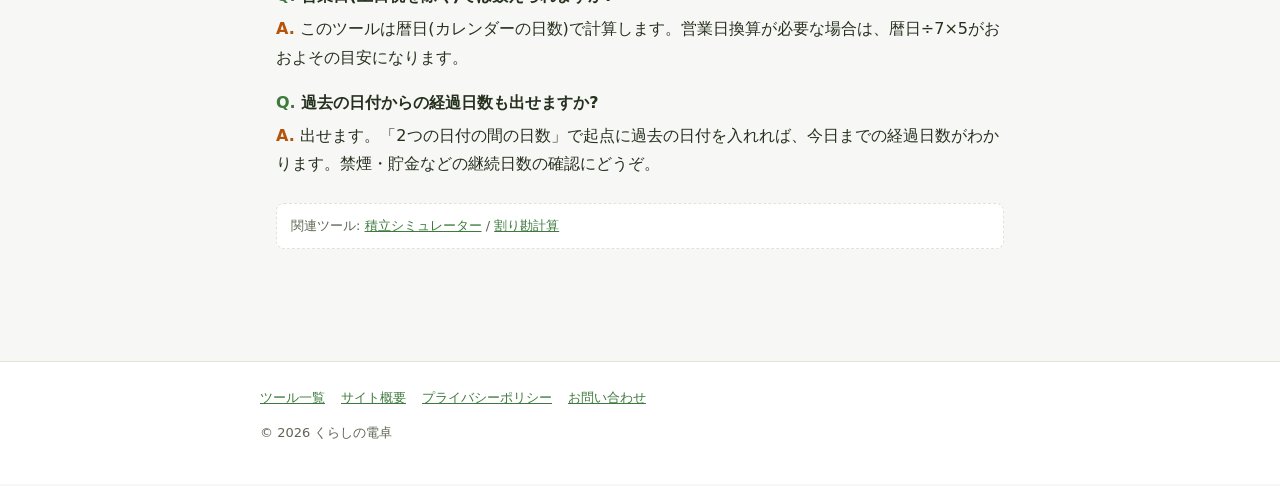
<file: tools/hidzuke.html>
<!DOCTYPE html>
<html lang="ja">
<head>
<meta charset="UTF-8">
<meta name="viewport" content="width=device-width, initial-scale=1.0">
<title>日数計算ツール|今日から○日後は何月何日?記念日まであと何日?【無料】</title>
<meta name="description" content="「今日から100日後は何月何日?」「記念日・締切まであと何日?」を曜日付きで一発計算。日付の足し算・引き算と2つの日付の間の日数計算ができる無料ツール。スマホ対応・登録不要。">
<link rel="canonical" href="https://gunmo108.github.io/-/tools/hidzuke.html">
<meta property="og:type" content="website">
<meta property="og:title" content="日数計算ツール|○日後の日付・あと何日を一発計算">
<meta property="og:description" content="日付の足し算とカウントダウンを曜日付きで計算。">
<meta property="og:url" content="https://gunmo108.github.io/-/tools/hidzuke.html">
<link rel="stylesheet" href="../assets/site.css">
<link rel="icon" href="data:image/svg+xml,<svg xmlns='http://www.w3.org/2000/svg' viewBox='0 0 100 100'><text y='80' font-size='80'>📅</text></svg>">
<!-- GA4: 計測を始めるときは下の2行のコメントを外し、G-XXXXXXXXXX を自分の測定IDに置き換える
<script async src="https://www.googletagmanager.com/gtag/js?id=G-XXXXXXXXXX"></script>
<script>window.dataLayer=window.dataLayer||[];function gtag(){dataLayer.push(arguments)};gtag('js',new Date());gtag('config','G-XXXXXXXXXX');</script>
-->
<script type="application/ld+json">
{
  "@context": "https://schema.org",
  "@type": "WebApplication",
  "name": "日数計算ツール",
  "url": "https://gunmo108.github.io/-/tools/hidzuke.html",
  "applicationCategory": "UtilityApplication",
  "operatingSystem": "Any",
  "offers": { "@type": "Offer", "price": "0", "priceCurrency": "JPY" },
  "description": "日付の足し算・引き算と2つの日付の間の日数を計算する無料ツール"
}
</script>
<script type="application/ld+json">
{
  "@context": "https://schema.org",
  "@type": "FAQPage",
  "mainEntity": [
    {
      "@type": "Question",
      "name": "「あと何日」の数え方は当日を含みますか?",
      "acceptedAnswer": { "@type": "Answer", "text": "このツールは当日を含まない「差の日数」で計算します。今日が7月15日で目標日が7月16日なら「あと1日」です。当日を含めて数えたい場合(初日算入)は結果に1を足してください。" }
    },
    {
      "@type": "Question",
      "name": "うるう年は考慮されますか?",
      "acceptedAnswer": { "@type": "Answer", "text": "されます。2月29日をまたぐ計算も正確に処理します。" }
    }
  ]
}
</script>
</head>
<body>
<header class="site-header"><div class="inner">
  <a class="site-title" href="../index.html">くらしの<span>電卓</span></a>
  <span class="site-tag">毎日の「いくら?」を3秒で解決</span>
</div></header>

<div class="wrap">
<nav class="breadcrumb"><a href="../index.html">くらしの電卓</a> › 日数計算</nav>
<h1>📅 日数計算ツール</h1>
<p class="lead">「○日後は何月何日?」の日付計算と、「あの日まで/あの日から何日?」のカウント計算ができます。曜日付きで表示します。</p>

<h2>○日後・○日前の日付を調べる</h2>
<div class="tool">
  <div class="grid2">
    <div class="field">
      <label for="baseDate">基準の日付</label>
      <input type="date" id="baseDate">
    </div>
    <div class="field">
      <label for="addDays">何日後?<span class="hint">(前はマイナス)</span></label>
      <input type="number" id="addDays" inputmode="numeric" placeholder="例: 100" step="1">
    </div>
  </div>
  <div class="field">
    <label>よく使う日数</label>
    <div class="chips" id="dayChips"></div>
  </div>
  <button class="btn" id="addCalc">日付を計算する</button>
  <div class="result" id="addResult"></div>
</div>

<h2>2つの日付の間の日数を数える</h2>
<div class="tool">
  <div class="grid2">
    <div class="field">
      <label for="fromDate">起点の日付</label>
      <input type="date" id="fromDate">
    </div>
    <div class="field">
      <label for="toDate">目標の日付</label>
      <input type="date" id="toDate">
    </div>
  </div>
  <button class="btn" id="diffCalc">日数を数える</button>
  <div class="result" id="diffResult"></div>
</div>

<div class="ad-slot"><!-- AdSense広告コード貼り付け位置(記事上) --></div>

<article>
<h2>日数計算はどんなときに使う?</h2>
<ul>
  <li><strong>手続きの期限</strong> — 「交付から14日以内」「購入日から30日以内の返品」など、行政手続きや保証の期限確認。</li>
  <li><strong>記念日・イベントのカウントダウン</strong> — 結婚式・受験・出産予定日・推しのライブまであと何日か。</li>
  <li><strong>100日記念・生後○日</strong> — 赤ちゃんのお食い初め(生後100日前後)や、付き合って100日目の日付を出すのに便利です。</li>
  <li><strong>支払い・契約</strong> — 「解約は更新日の60日前まで」を具体的な日付に直す。</li>
</ul>

<h2>「あと何日」の数え方に注意</h2>
<p>日数の数え方には2種類あり、混同するとちょうど1日ずれます。</p>
<ul>
  <li><strong>初日不算入(このツールの方式)</strong> — 今日と明日の差は「1日」。法律上の期間計算も原則この方式です(民法140条)。</li>
  <li><strong>初日算入(数え)</strong> — 今日を1日目と数える方式。「生後○日」は誕生日当日を1日目とする数え方が一般的なので、このツールの結果に1を足してください。</li>
</ul>
<p>役所や契約の「○日以内」は初日不算入で数えるのが原則ですが、期限をまたぐと取り返しがつかないものは、1日早めに動くのが安全です。</p>

<h2>よくある質問</h2>
<dl class="faq">
  <dt>営業日(土日祝を除く)では数えられますか?</dt>
  <dd>このツールは暦日(カレンダーの日数)で計算します。営業日換算が必要な場合は、暦日÷7×5がおおよその目安になります。</dd>
  <dt>過去の日付からの経過日数も出せますか?</dt>
  <dd>出せます。「2つの日付の間の日数」で起点に過去の日付を入れれば、今日までの経過日数がわかります。禁煙・貯金などの継続日数の確認にどうぞ。</dd>
</dl>
</article>

<div class="ad-slot"><!-- AdSense広告コード貼り付け位置(記事下) --></div>

<div class="notice">関連ツール: <a href="tsumitate.html">積立シミュレーター</a> / <a href="warikan.html">割り勘計算</a></div>
</div>

<footer class="site-footer"><div class="inner">
  <nav>
    <a href="../index.html">ツール一覧</a>
    <a href="../about.html">サイト概要</a>
    <a href="../privacy.html">プライバシーポリシー</a>
    <a href="../contact.html">お問い合わせ</a>
  </nav>
  <div>© 2026 くらしの電卓</div>
</div></footer>

<script src="../assets/tools.js"></script>
<script>
(function () {
  const T = window.KurashiTools;
  const $ = (id) => document.getElementById(id);

  // 今日の日付を初期値に(端末のローカル日付)
  const now = new Date();
  const pad = (n) => String(n).padStart(2, '0');
  const todayISO = now.getFullYear() + '-' + pad(now.getMonth() + 1) + '-' + pad(now.getDate());
  $('baseDate').value = todayISO;
  $('fromDate').value = todayISO;

  [7, 14, 30, 100, 365].forEach((d) => {
    const b = document.createElement('button');
    b.type = 'button'; b.className = 'chip'; b.textContent = d + '日後';
    b.addEventListener('click', () => { $('addDays').value = d; addCalc(); });
    $('dayChips').appendChild(b);
  });

  function fmt(iso) {
    const [y, m, d] = iso.split('-');
    return y + '年' + Number(m) + '月' + Number(d) + '日(' + T.youbiOf(iso) + ')';
  }

  function addCalc() {
    const iso = T.dateAdd($('baseDate').value, T.toNum($('addDays').value));
    const el = $('addResult');
    el.classList.add('show');
    if (!iso) {
      el.innerHTML = '<span class="err">基準日と日数(整数)を入力してください。</span>';
      return;
    }
    const n = T.toNum($('addDays').value);
    el.innerHTML = '<div>' + (n >= 0 ? n + '日後は' : (-n) + '日前は') + ' <span class="big">' + fmt(iso) + '</span></div>';
  }

  function diffCalc() {
    const d = T.dateDiff($('fromDate').value, $('toDate').value);
    const el = $('diffResult');
    el.classList.add('show');
    if (d === null) {
      el.innerHTML = '<span class="err">2つの日付を入力してください。</span>';
      return;
    }
    const weeks = Math.floor(Math.abs(d) / 7);
    el.innerHTML =
      '<div>' + (d >= 0 ? 'あと' : '経過') + ' <span class="big">' + Math.abs(d).toLocaleString('ja-JP') + '</span><span class="unit">日</span>' + (d < 0 ? '(目標日は過去です)' : '') + '</div>' +
      '<table><tr><th>週に直すと</th><td>約' + weeks + '週間</td></tr>' +
      '<tr><th>初日を1日目と数える場合</th><td>' + (Math.abs(d) + 1).toLocaleString('ja-JP') + '日</td></tr></table>';
  }

  $('addCalc').addEventListener('click', addCalc);
  $('diffCalc').addEventListener('click', diffCalc);
  ['baseDate', 'addDays'].forEach((id) => $(id).addEventListener('input', () => { if ($('addResult').classList.contains('show')) addCalc(); }));
  ['fromDate', 'toDate'].forEach((id) => $(id).addEventListener('input', () => { if ($('diffResult').classList.contains('show')) diffCalc(); }));
})();
</script>
</body>
</html>
</file>
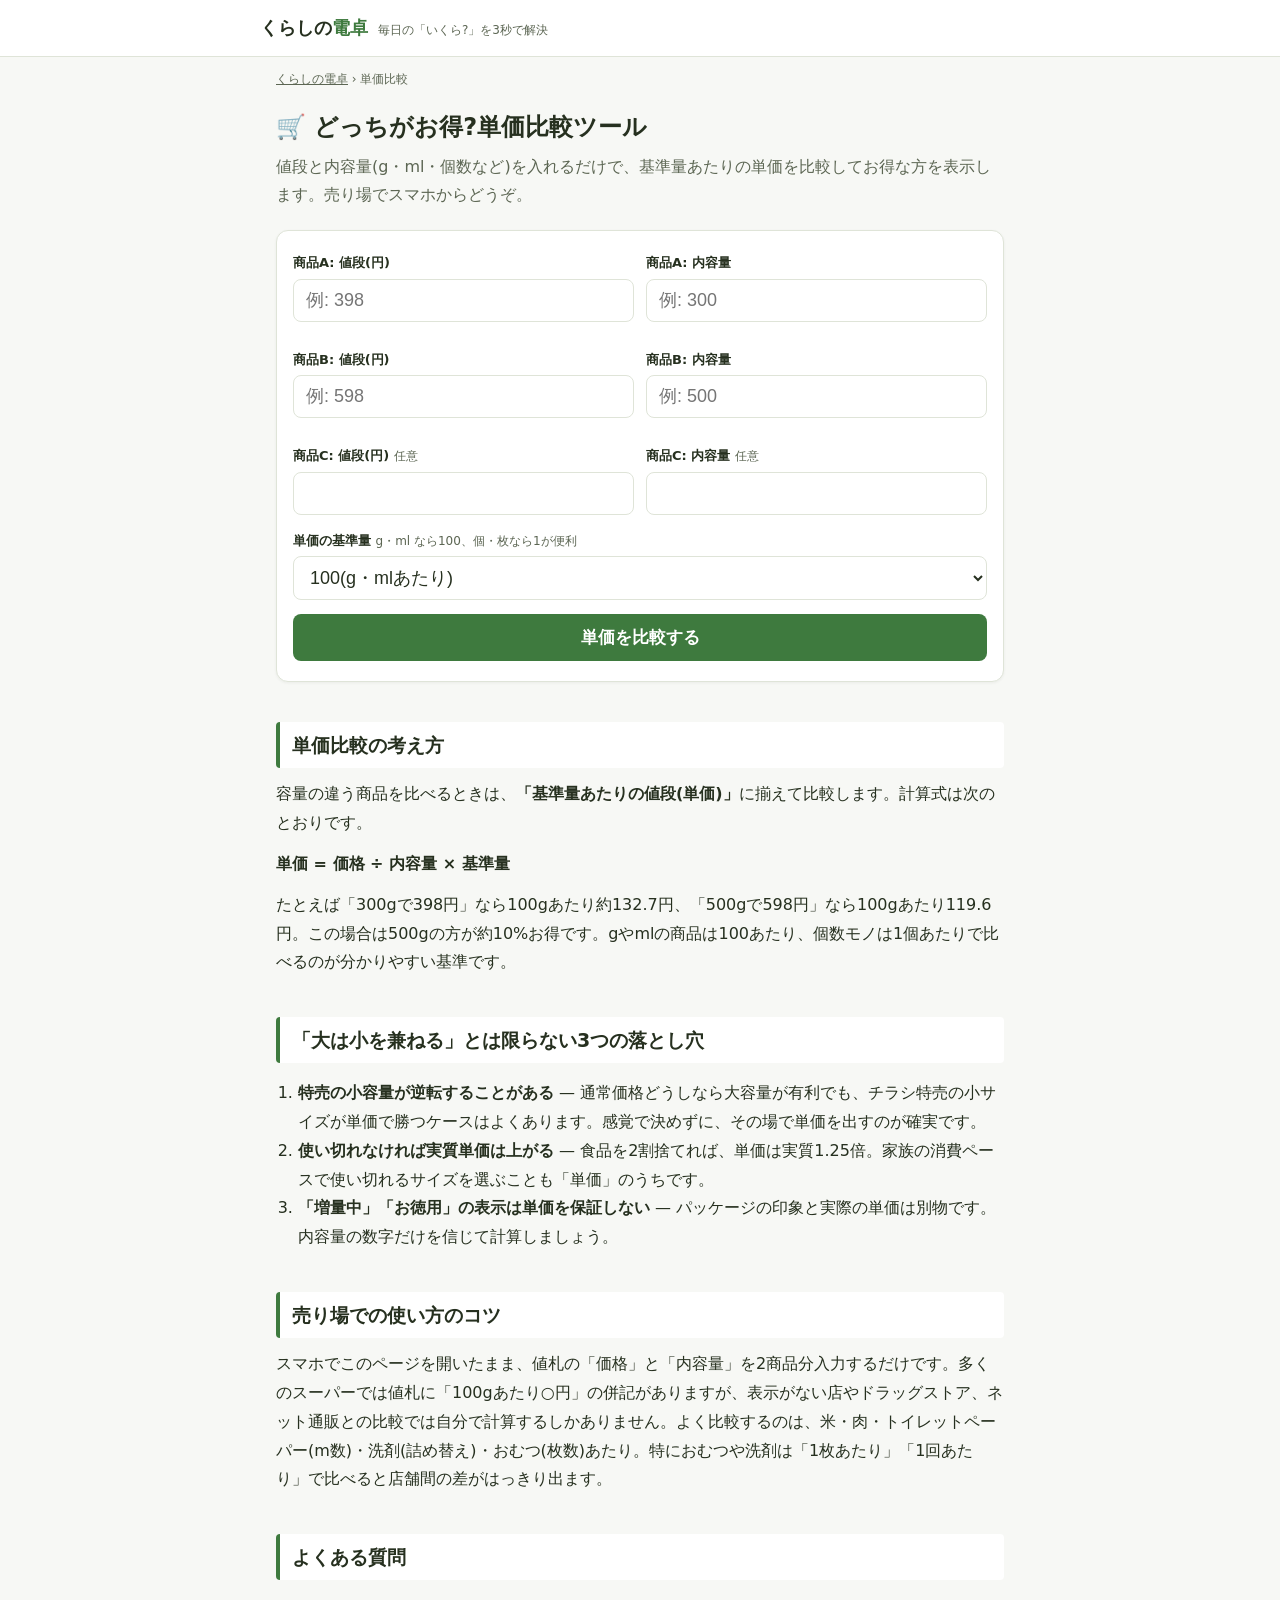
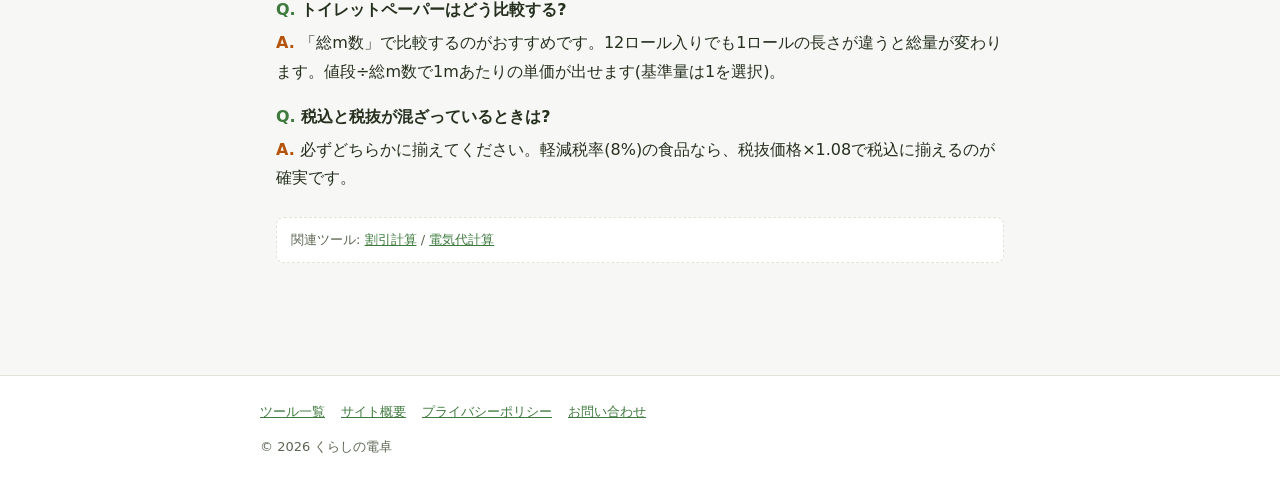
<file: tools/tanka.html>
<!DOCTYPE html>
<html lang="ja">
<head>
<meta charset="UTF-8">
<meta name="viewport" content="width=device-width, initial-scale=1.0">
<title>どっちがお得?単価比較計算ツール|グラム単価・個数単価をその場で比較【無料】</title>
<meta name="description" content="「300gで398円」と「500gで598円」どっちが安い?値段と内容量を入れるだけで100gあたりの単価を比較し、お得な方を表示。スーパーでの買い物中にスマホでサッと使える無料ツール。">
<link rel="canonical" href="https://gunmo108.github.io/-/tools/tanka.html">
<meta property="og:type" content="website">
<meta property="og:title" content="どっちがお得?単価比較計算ツール">
<meta property="og:description" content="値段と内容量を入れるだけで、どっちがお得か一目でわかる。">
<meta property="og:url" content="https://gunmo108.github.io/-/tools/tanka.html">
<link rel="stylesheet" href="../assets/site.css">
<link rel="icon" href="data:image/svg+xml,<svg xmlns='http://www.w3.org/2000/svg' viewBox='0 0 100 100'><text y='80' font-size='80'>🛒</text></svg>">
<!-- GA4: 計測を始めるときは下の2行のコメントを外し、G-XXXXXXXXXX を自分の測定IDに置き換える
<script async src="https://www.googletagmanager.com/gtag/js?id=G-XXXXXXXXXX"></script>
<script>window.dataLayer=window.dataLayer||[];function gtag(){dataLayer.push(arguments)};gtag('js',new Date());gtag('config','G-XXXXXXXXXX');</script>
-->
<script type="application/ld+json">
{
  "@context": "https://schema.org",
  "@type": "WebApplication",
  "name": "単価比較計算ツール",
  "url": "https://gunmo108.github.io/-/tools/tanka.html",
  "applicationCategory": "UtilityApplication",
  "operatingSystem": "Any",
  "offers": { "@type": "Offer", "price": "0", "priceCurrency": "JPY" },
  "description": "容量違いの商品の単価を比較してお得な方を判定する無料ツール"
}
</script>
<script type="application/ld+json">
{
  "@context": "https://schema.org",
  "@type": "FAQPage",
  "mainEntity": [
    {
      "@type": "Question",
      "name": "単価はどうやって計算しますか?",
      "acceptedAnswer": { "@type": "Answer", "text": "価格 ÷ 内容量 × 基準量で計算します。たとえば398円で300gの商品なら、398 ÷ 300 × 100 = 100gあたり約132.7円です。" }
    },
    {
      "@type": "Question",
      "name": "大容量の方が必ずお得ですか?",
      "acceptedAnswer": { "@type": "Answer", "text": "多くの場合は大容量の方が単価は安くなりますが、特売時は小容量の方が安いことも珍しくありません。また使い切れずに捨てれば実質単価は上がるため、消費ペースも考慮しましょう。" }
    }
  ]
}
</script>
</head>
<body>
<header class="site-header"><div class="inner">
  <a class="site-title" href="../index.html">くらしの<span>電卓</span></a>
  <span class="site-tag">毎日の「いくら?」を3秒で解決</span>
</div></header>

<div class="wrap">
<nav class="breadcrumb"><a href="../index.html">くらしの電卓</a> › 単価比較</nav>
<h1>🛒 どっちがお得?単価比較ツール</h1>
<p class="lead">値段と内容量(g・ml・個数など)を入れるだけで、基準量あたりの単価を比較してお得な方を表示します。売り場でスマホからどうぞ。</p>

<div class="tool">
  <div class="grid2">
    <div class="field">
      <label for="pa">商品A: 値段(円)</label>
      <input type="number" id="pa" inputmode="decimal" placeholder="例: 398" min="0">
    </div>
    <div class="field">
      <label for="aa">商品A: 内容量</label>
      <input type="number" id="aa" inputmode="decimal" placeholder="例: 300" min="0">
    </div>
    <div class="field">
      <label for="pb">商品B: 値段(円)</label>
      <input type="number" id="pb" inputmode="decimal" placeholder="例: 598" min="0">
    </div>
    <div class="field">
      <label for="ab">商品B: 内容量</label>
      <input type="number" id="ab" inputmode="decimal" placeholder="例: 500" min="0">
    </div>
    <div class="field">
      <label for="pc">商品C: 値段(円) <span class="hint">任意</span></label>
      <input type="number" id="pc" inputmode="decimal" min="0">
    </div>
    <div class="field">
      <label for="ac">商品C: 内容量 <span class="hint">任意</span></label>
      <input type="number" id="ac" inputmode="decimal" min="0">
    </div>
  </div>
  <div class="field">
    <label for="per">単価の基準量 <span class="hint">g・ml なら100、個・枚なら1が便利</span></label>
    <select id="per">
      <option value="100" selected>100(g・mlあたり)</option>
      <option value="1">1(個・枚・回あたり)</option>
      <option value="1000">1000(kg・Lあたり)</option>
    </select>
  </div>
  <button class="btn" id="calc">単価を比較する</button>
  <div class="result" id="result"></div>
</div>

<div class="ad-slot"><!-- AdSense広告コード貼り付け位置(記事上) --></div>

<article>
<h2>単価比較の考え方</h2>
<p>容量の違う商品を比べるときは、<strong>「基準量あたりの値段(単価)」</strong>に揃えて比較します。計算式は次のとおりです。</p>
<p><strong>単価 = 価格 ÷ 内容量 × 基準量</strong></p>
<p>たとえば「300gで398円」なら100gあたり約132.7円、「500gで598円」なら100gあたり119.6円。この場合は500gの方が約10%お得です。gやmlの商品は100あたり、個数モノは1個あたりで比べるのが分かりやすい基準です。</p>

<h2>「大は小を兼ねる」とは限らない3つの落とし穴</h2>
<ol>
  <li><strong>特売の小容量が逆転することがある</strong> — 通常価格どうしなら大容量が有利でも、チラシ特売の小サイズが単価で勝つケースはよくあります。感覚で決めずに、その場で単価を出すのが確実です。</li>
  <li><strong>使い切れなければ実質単価は上がる</strong> — 食品を2割捨てれば、単価は実質1.25倍。家族の消費ペースで使い切れるサイズを選ぶことも「単価」のうちです。</li>
  <li><strong>「増量中」「お徳用」の表示は単価を保証しない</strong> — パッケージの印象と実際の単価は別物です。内容量の数字だけを信じて計算しましょう。</li>
</ol>

<h2>売り場での使い方のコツ</h2>
<p>スマホでこのページを開いたまま、値札の「価格」と「内容量」を2商品分入力するだけです。多くのスーパーでは値札に「100gあたり○円」の併記がありますが、表示がない店やドラッグストア、ネット通販との比較では自分で計算するしかありません。よく比較するのは、米・肉・トイレットペーパー(m数)・洗剤(詰め替え)・おむつ(枚数)あたり。特におむつや洗剤は「1枚あたり」「1回あたり」で比べると店舗間の差がはっきり出ます。</p>

<h2>よくある質問</h2>
<dl class="faq">
  <dt>トイレットペーパーはどう比較する?</dt>
  <dd>「総m数」で比較するのがおすすめです。12ロール入りでも1ロールの長さが違うと総量が変わります。値段÷総m数で1mあたりの単価が出せます(基準量は1を選択)。</dd>
  <dt>税込と税抜が混ざっているときは?</dt>
  <dd>必ずどちらかに揃えてください。軽減税率(8%)の食品なら、税抜価格×1.08で税込に揃えるのが確実です。</dd>
</dl>
</article>

<div class="ad-slot"><!-- AdSense広告コード貼り付け位置(記事下) --></div>

<div class="notice">関連ツール: <a href="waribiki.html">割引計算</a> / <a href="denkidai.html">電気代計算</a></div>
</div>

<footer class="site-footer"><div class="inner">
  <nav>
    <a href="../index.html">ツール一覧</a>
    <a href="../about.html">サイト概要</a>
    <a href="../privacy.html">プライバシーポリシー</a>
    <a href="../contact.html">お問い合わせ</a>
  </nav>
  <div>© 2026 くらしの電卓</div>
</div></footer>

<script src="../assets/tools.js"></script>
<script>
(function () {
  const T = window.KurashiTools;
  const $ = (id) => document.getElementById(id);
  const NAMES = ['商品A', '商品B', '商品C'];

  function calc() {
    const items = [];
    const used = [];
    [['pa', 'aa'], ['pb', 'ab'], ['pc', 'ac']].forEach(([p, a], i) => {
      if ($(p).value !== '' || $(a).value !== '') {
        items.push({ price: $(p).value, amount: $(a).value });
        used.push(NAMES[i]);
      }
    });
    const el = $('result');
    el.classList.add('show');
    if (items.length < 2) {
      el.innerHTML = '<span class="err">2つ以上の商品の値段と内容量を入力してください。</span>';
      return;
    }
    const per = $('per').value;
    const r = T.tankaCompare(items, per);
    if (!r) {
      el.innerHTML = '<span class="err">値段は0以上、内容量は1以上の数値を入力してください。</span>';
      return;
    }
    let html = '<div><span class="win">' + used[r.bestIndex] + '</span> が一番お得!</div><table><tr><th>商品</th><th>' + per + 'あたり</th><th>差</th></tr>';
    r.rows.forEach((row, i) => {
      html += '<tr><td>' + (row.best ? '<span class="win">★' + used[i] + '</span>' : used[i]) + '</td>' +
        '<td>' + (Math.round(row.unit * 100) / 100).toLocaleString('ja-JP') + '円</td>' +
        '<td>' + (row.best ? (Math.round(row.savePercent * 10) / 10) + '%お得' : '-') + '</td></tr>';
    });
    html += '</table>';
    el.innerHTML = html;
  }

  $('calc').addEventListener('click', calc);
  ['pa', 'aa', 'pb', 'ab', 'pc', 'ac', 'per'].forEach((id) => {
    $(id).addEventListener('input', () => { if ($('result').classList.contains('show')) calc(); });
  });
})();
</script>
</body>
</html>
</file>
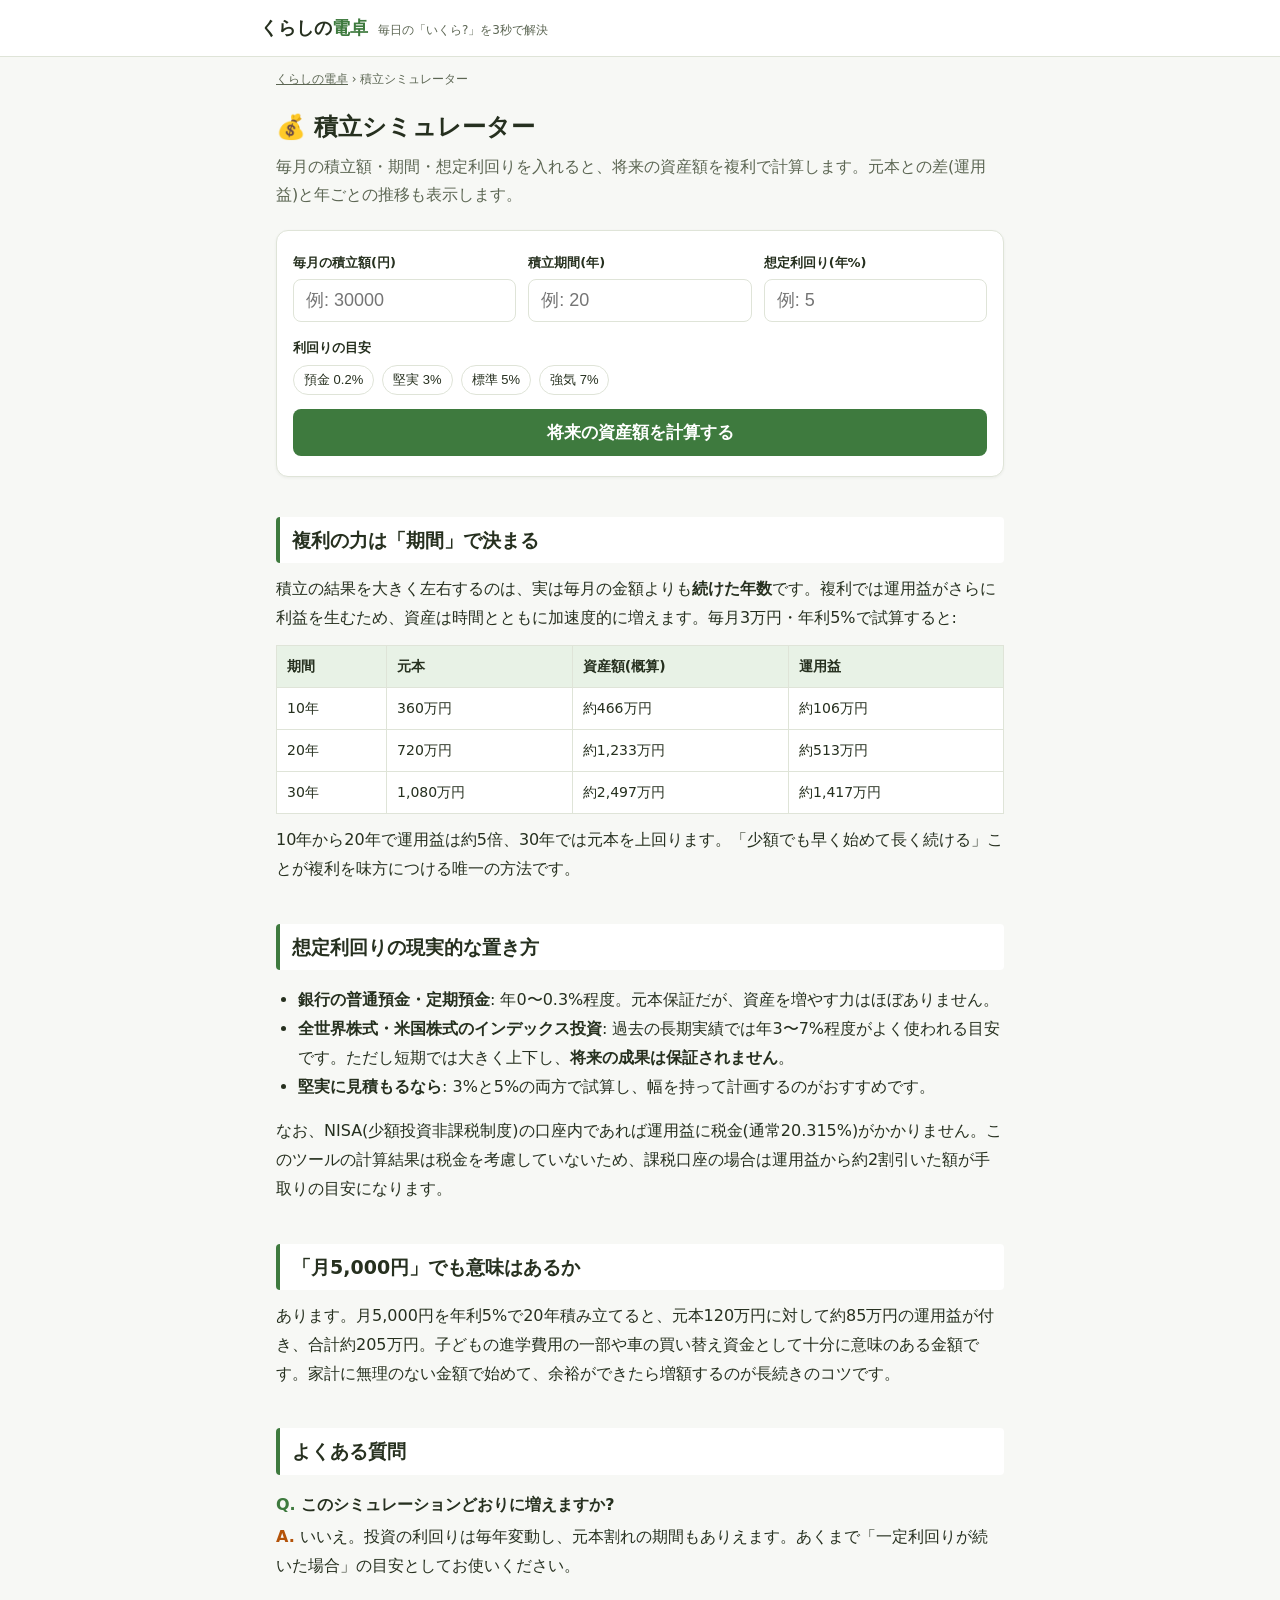
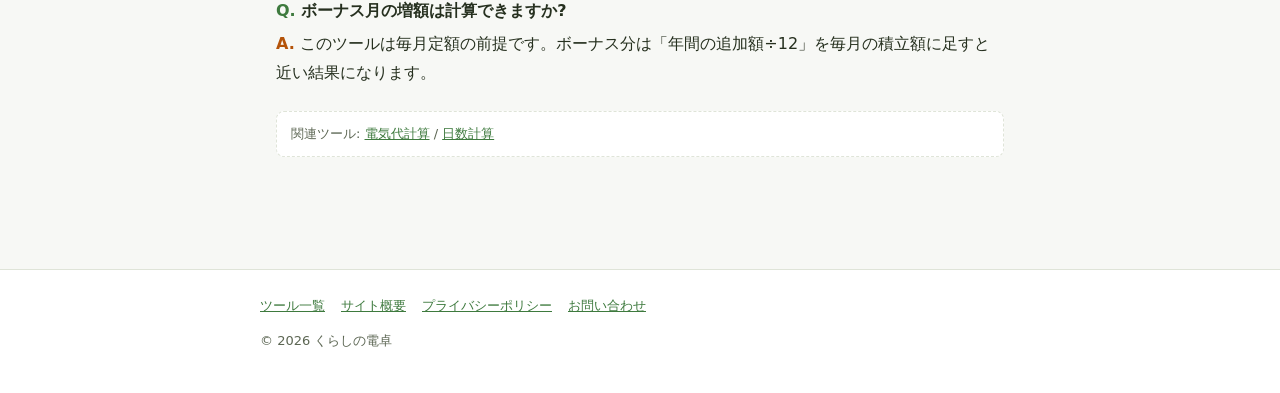
<file: tools/tsumitate.html>
<!DOCTYPE html>
<html lang="ja">
<head>
<meta charset="UTF-8">
<meta name="viewport" content="width=device-width, initial-scale=1.0">
<title>積立シミュレーター|毎月の積立でいくら貯まる?複利計算で将来資産を試算【無料】</title>
<meta name="description" content="毎月の積立額・年数・想定利回りを入れるだけで、将来の資産額を複利計算でシミュレーション。元本と運用益の内訳、年ごとの推移も表示。貯金・つみたて投資の計画づくりに使える無料ツール。">
<link rel="canonical" href="https://gunmo108.github.io/-/tools/tsumitate.html">
<meta property="og:type" content="website">
<meta property="og:title" content="積立シミュレーター|毎月の積立でいくら貯まる?">
<meta property="og:description" content="積立額・年数・利回りから将来の資産額を複利計算。">
<meta property="og:url" content="https://gunmo108.github.io/-/tools/tsumitate.html">
<link rel="stylesheet" href="../assets/site.css">
<link rel="icon" href="data:image/svg+xml,<svg xmlns='http://www.w3.org/2000/svg' viewBox='0 0 100 100'><text y='80' font-size='80'>💰</text></svg>">
<!-- GA4: 計測を始めるときは下の2行のコメントを外し、G-XXXXXXXXXX を自分の測定IDに置き換える
<script async src="https://www.googletagmanager.com/gtag/js?id=G-XXXXXXXXXX"></script>
<script>window.dataLayer=window.dataLayer||[];function gtag(){dataLayer.push(arguments)};gtag('js',new Date());gtag('config','G-XXXXXXXXXX');</script>
-->
<script type="application/ld+json">
{
  "@context": "https://schema.org",
  "@type": "WebApplication",
  "name": "積立シミュレーター",
  "url": "https://gunmo108.github.io/-/tools/tsumitate.html",
  "applicationCategory": "FinanceApplication",
  "operatingSystem": "Any",
  "offers": { "@type": "Offer", "price": "0", "priceCurrency": "JPY" },
  "description": "毎月の積立額と想定利回りから将来の資産額を複利計算する無料ツール"
}
</script>
<script type="application/ld+json">
{
  "@context": "https://schema.org",
  "@type": "FAQPage",
  "mainEntity": [
    {
      "@type": "Question",
      "name": "想定利回りは何%で計算すればいいですか?",
      "acceptedAnswer": { "@type": "Answer", "text": "銀行預金なら0〜0.3%程度、全世界株式のインデックス投資の長期リターンは年3〜7%程度が過去実績に基づく目安としてよく使われます。将来を保証する数字ではないため、複数のパターンで試算するのがおすすめです。" }
    },
    {
      "@type": "Question",
      "name": "計算方法は?",
      "acceptedAnswer": { "@type": "Answer", "text": "毎月末に一定額を積み立て、月次で複利運用する前提(年利÷12を月利とする期末払い年金終価)で計算しています。金融庁の資産運用シミュレーションと同じ考え方です。" }
    }
  ]
}
</script>
</head>
<body>
<header class="site-header"><div class="inner">
  <a class="site-title" href="../index.html">くらしの<span>電卓</span></a>
  <span class="site-tag">毎日の「いくら?」を3秒で解決</span>
</div></header>

<div class="wrap">
<nav class="breadcrumb"><a href="../index.html">くらしの電卓</a> › 積立シミュレーター</nav>
<h1>💰 積立シミュレーター</h1>
<p class="lead">毎月の積立額・期間・想定利回りを入れると、将来の資産額を複利で計算します。元本との差(運用益)と年ごとの推移も表示します。</p>

<div class="tool">
  <div class="grid3">
    <div class="field">
      <label for="monthly">毎月の積立額(円)</label>
      <input type="number" id="monthly" inputmode="numeric" placeholder="例: 30000" min="0">
    </div>
    <div class="field">
      <label for="years">積立期間(年)</label>
      <input type="number" id="years" inputmode="decimal" placeholder="例: 20" min="0.5" step="0.5">
    </div>
    <div class="field">
      <label for="rate">想定利回り(年%)</label>
      <input type="number" id="rate" inputmode="decimal" placeholder="例: 5" step="0.1">
    </div>
  </div>
  <div class="field">
    <label>利回りの目安</label>
    <div class="chips" id="rateChips"></div>
  </div>
  <button class="btn" id="calc">将来の資産額を計算する</button>
  <div class="result" id="result"></div>
</div>

<div class="ad-slot"><!-- AdSense広告コード貼り付け位置(記事上) --></div>

<article>
<h2>複利の力は「期間」で決まる</h2>
<p>積立の結果を大きく左右するのは、実は毎月の金額よりも<strong>続けた年数</strong>です。複利では運用益がさらに利益を生むため、資産は時間とともに加速度的に増えます。毎月3万円・年利5%で試算すると:</p>
<div class="table-scroll">
<table>
  <tr><th>期間</th><th>元本</th><th>資産額(概算)</th><th>運用益</th></tr>
  <tr><td>10年</td><td>360万円</td><td>約466万円</td><td>約106万円</td></tr>
  <tr><td>20年</td><td>720万円</td><td>約1,233万円</td><td>約513万円</td></tr>
  <tr><td>30年</td><td>1,080万円</td><td>約2,497万円</td><td>約1,417万円</td></tr>
</table>
</div>
<p>10年から20年で運用益は約5倍、30年では元本を上回ります。「少額でも早く始めて長く続ける」ことが複利を味方につける唯一の方法です。</p>

<h2>想定利回りの現実的な置き方</h2>
<ul>
  <li><strong>銀行の普通預金・定期預金</strong>: 年0〜0.3%程度。元本保証だが、資産を増やす力はほぼありません。</li>
  <li><strong>全世界株式・米国株式のインデックス投資</strong>: 過去の長期実績では年3〜7%程度がよく使われる目安です。ただし短期では大きく上下し、<strong>将来の成果は保証されません</strong>。</li>
  <li><strong>堅実に見積もるなら</strong>: 3%と5%の両方で試算し、幅を持って計画するのがおすすめです。</li>
</ul>
<p>なお、NISA(少額投資非課税制度)の口座内であれば運用益に税金(通常20.315%)がかかりません。このツールの計算結果は税金を考慮していないため、課税口座の場合は運用益から約2割引いた額が手取りの目安になります。</p>

<h2>「月5,000円」でも意味はあるか</h2>
<p>あります。月5,000円を年利5%で20年積み立てると、元本120万円に対して約85万円の運用益が付き、合計約205万円。子どもの進学費用の一部や車の買い替え資金として十分に意味のある金額です。家計に無理のない金額で始めて、余裕ができたら増額するのが長続きのコツです。</p>

<h2>よくある質問</h2>
<dl class="faq">
  <dt>このシミュレーションどおりに増えますか?</dt>
  <dd>いいえ。投資の利回りは毎年変動し、元本割れの期間もありえます。あくまで「一定利回りが続いた場合」の目安としてお使いください。</dd>
  <dt>ボーナス月の増額は計算できますか?</dt>
  <dd>このツールは毎月定額の前提です。ボーナス分は「年間の追加額÷12」を毎月の積立額に足すと近い結果になります。</dd>
</dl>
</article>

<div class="ad-slot"><!-- AdSense広告コード貼り付け位置(記事下) --></div>

<div class="notice">関連ツール: <a href="denkidai.html">電気代計算</a> / <a href="hidzuke.html">日数計算</a></div>
<!-- affiliate-slot: ネット証券(NISA口座開設)のアフィリエイトリンクをここに(A8.net等と提携後) -->
</div>

<footer class="site-footer"><div class="inner">
  <nav>
    <a href="../index.html">ツール一覧</a>
    <a href="../about.html">サイト概要</a>
    <a href="../privacy.html">プライバシーポリシー</a>
    <a href="../contact.html">お問い合わせ</a>
  </nav>
  <div>© 2026 くらしの電卓</div>
</div></footer>

<script src="../assets/tools.js"></script>
<script>
(function () {
  const T = window.KurashiTools;
  const $ = (id) => document.getElementById(id);

  [['預金 0.2%', 0.2], ['堅実 3%', 3], ['標準 5%', 5], ['強気 7%', 7]].forEach(([label, r]) => {
    const b = document.createElement('button');
    b.type = 'button'; b.className = 'chip'; b.textContent = label;
    b.addEventListener('click', () => { $('rate').value = r; calc(); });
    $('rateChips').appendChild(b);
  });

  function man(n) {
    return n >= 1000000
      ? (Math.round(n / 10000).toLocaleString('ja-JP')) + '万円'
      : Math.round(n).toLocaleString('ja-JP') + '円';
  }

  function calc() {
    const r = T.tsumitate($('monthly').value, $('years').value, $('rate').value);
    const el = $('result');
    el.classList.add('show');
    if (!r) {
      el.innerHTML = '<span class="err">積立額(0以上)・年数(0.5以上)・利回りを入力してください。</span>';
      return;
    }
    let html =
      '<div>' + $('years').value + '年後 <span class="big">' + man(r.total) + '</span></div>' +
      '<table>' +
      '<tr><th>元本(積立合計)</th><td>' + man(r.principal) + '</td></tr>' +
      '<tr><th>運用益</th><td>' + man(r.gain) + '</td></tr>' +
      '</table>';
    if (r.yearly.length > 1) {
      html += '<table><tr><th>年</th><th>元本</th><th>資産額</th></tr>';
      const step = r.yearly.length > 10 ? Math.ceil(r.yearly.length / 10) : 1;
      r.yearly.forEach((y, i) => {
        if (i % step === 0 || i === r.yearly.length - 1) {
          html += '<tr><td>' + y.year + '年目</td><td>' + man(y.principal) + '</td><td>' + man(y.total) + '</td></tr>';
        }
      });
      html += '</table>';
    }
    el.innerHTML = html;
  }

  $('calc').addEventListener('click', calc);
  ['monthly', 'years', 'rate'].forEach((id) => $(id).addEventListener('input', () => { if ($('result').classList.contains('show')) calc(); }));
})();
</script>
</body>
</html>
</file>
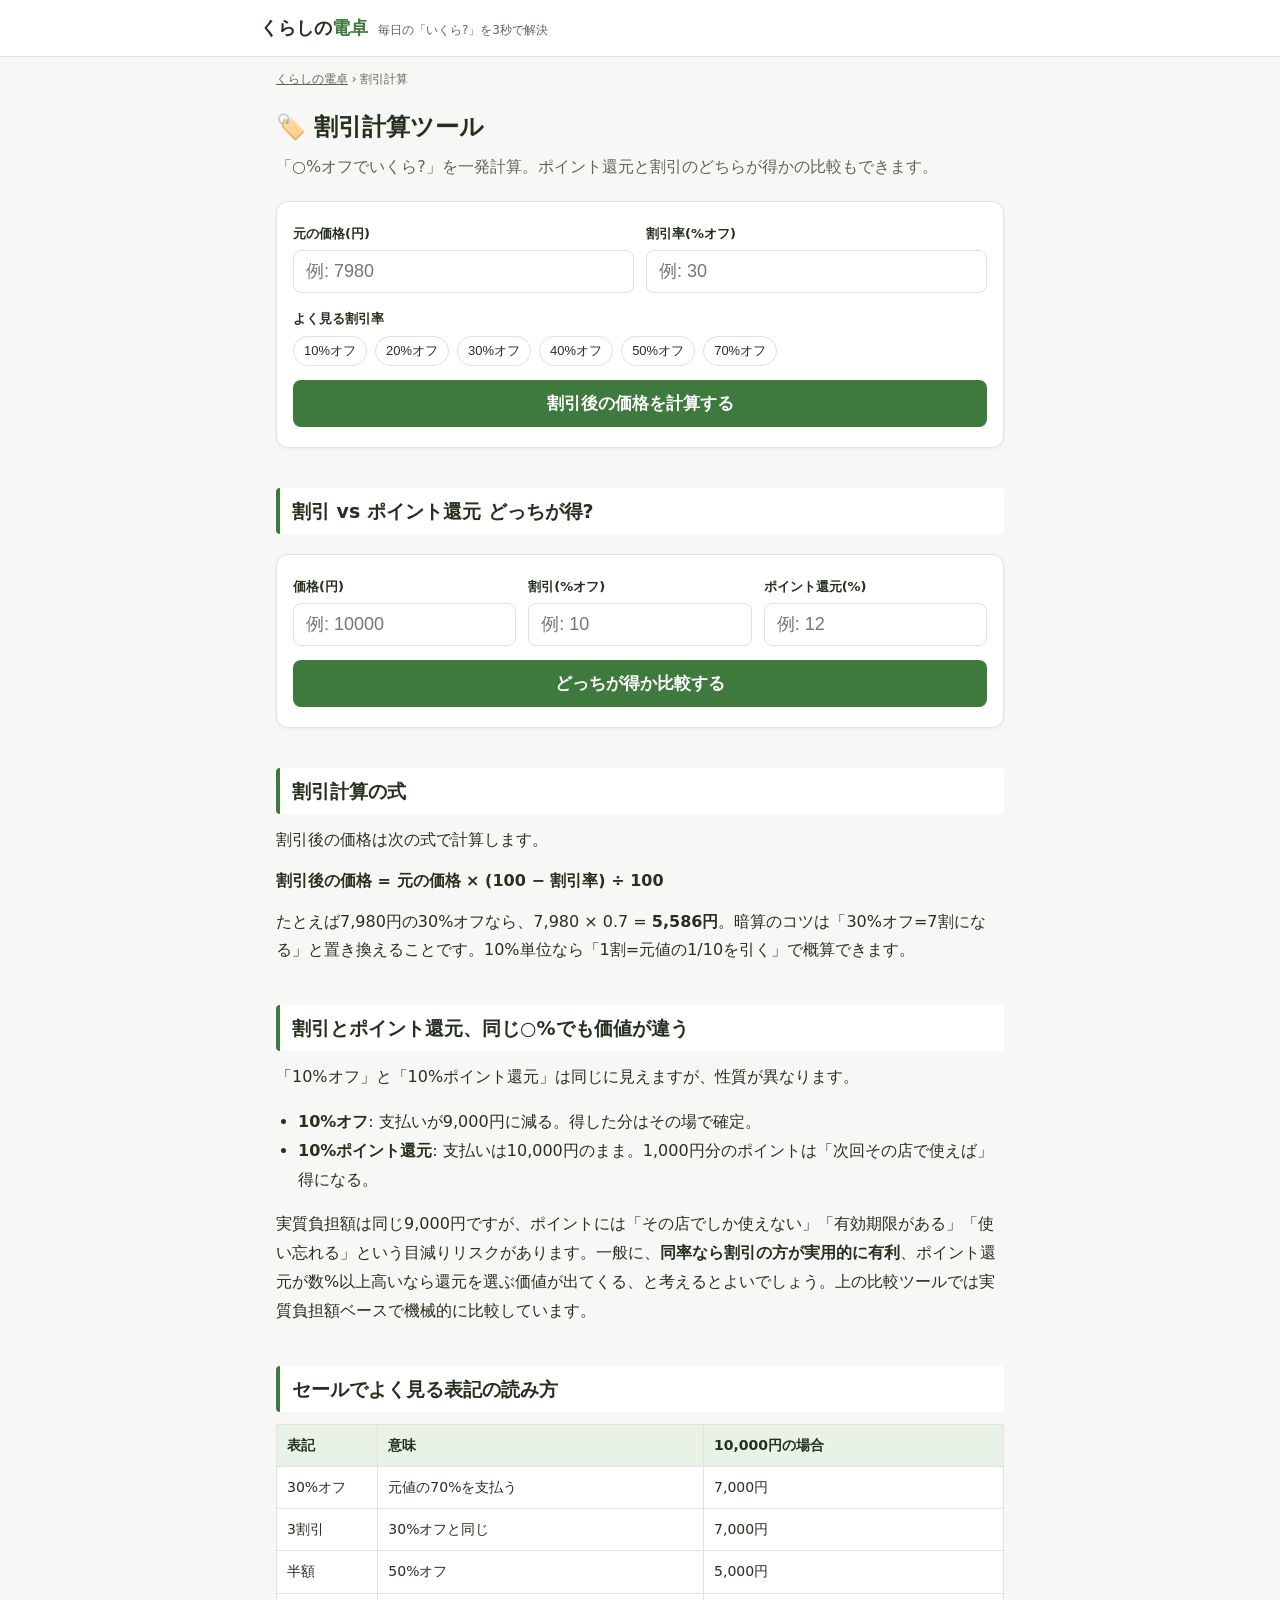
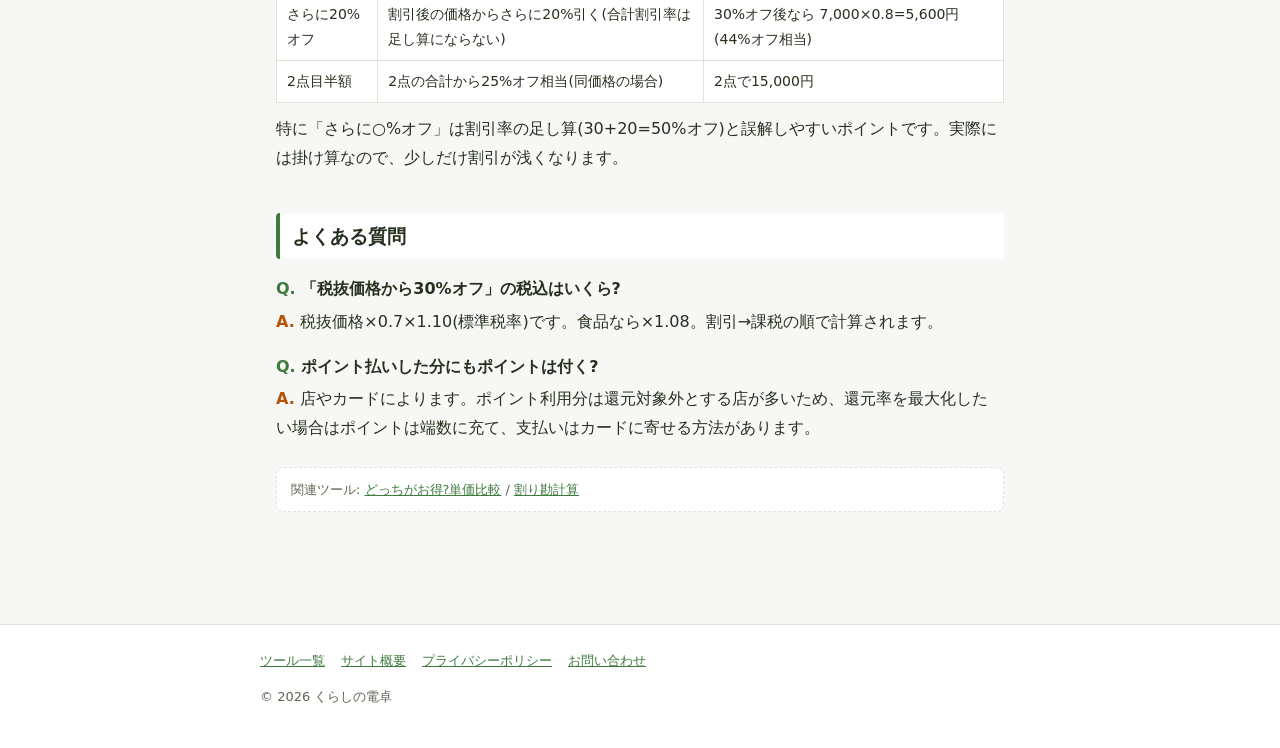
<file: tools/waribiki.html>
<!DOCTYPE html>
<html lang="ja">
<head>
<meta charset="UTF-8">
<meta name="viewport" content="width=device-width, initial-scale=1.0">
<title>割引計算ツール|○%オフでいくら?ポイント還元との比較もできる【無料】</title>
<meta name="description" content="「7,980円の30%オフはいくら?」を一発計算。値引き後の価格と割引額がすぐわかる無料ツール。○%オフと○%ポイント還元のどちらが得かの比較にも対応。スマホ対応・登録不要。">
<link rel="canonical" href="https://gunmo108.github.io/-/tools/waribiki.html">
<meta property="og:type" content="website">
<meta property="og:title" content="割引計算ツール|○%オフでいくら?">
<meta property="og:description" content="値引き後の価格を一発計算。ポイント還元との損得比較も。">
<meta property="og:url" content="https://gunmo108.github.io/-/tools/waribiki.html">
<link rel="stylesheet" href="../assets/site.css">
<link rel="icon" href="data:image/svg+xml,<svg xmlns='http://www.w3.org/2000/svg' viewBox='0 0 100 100'><text y='80' font-size='80'>🏷️</text></svg>">
<!-- GA4: 計測を始めるときは下の2行のコメントを外し、G-XXXXXXXXXX を自分の測定IDに置き換える
<script async src="https://www.googletagmanager.com/gtag/js?id=G-XXXXXXXXXX"></script>
<script>window.dataLayer=window.dataLayer||[];function gtag(){dataLayer.push(arguments)};gtag('js',new Date());gtag('config','G-XXXXXXXXXX');</script>
-->
<script type="application/ld+json">
{
  "@context": "https://schema.org",
  "@type": "WebApplication",
  "name": "割引計算ツール",
  "url": "https://gunmo108.github.io/-/tools/waribiki.html",
  "applicationCategory": "UtilityApplication",
  "operatingSystem": "Any",
  "offers": { "@type": "Offer", "price": "0", "priceCurrency": "JPY" },
  "description": "割引後の価格とポイント還元との損得を計算する無料ツール"
}
</script>
<script type="application/ld+json">
{
  "@context": "https://schema.org",
  "@type": "FAQPage",
  "mainEntity": [
    {
      "@type": "Question",
      "name": "30%オフの計算方法は?",
      "acceptedAnswer": { "@type": "Answer", "text": "元の価格に0.7を掛けます(100%−30%=70%)。7,980円の30%オフなら 7980×0.7=5,586円です。" }
    },
    {
      "@type": "Question",
      "name": "10%オフと10%ポイント還元はどちらが得?",
      "acceptedAnswer": { "@type": "Answer", "text": "支払額が確実に減る10%オフの方が実用上は有利です。実質負担額は同じですが、ポイント還元は満額を支払った上で、ポイントを使って初めて得になります。使い忘れや失効のリスクも考慮しましょう。" }
    }
  ]
}
</script>
</head>
<body>
<header class="site-header"><div class="inner">
  <a class="site-title" href="../index.html">くらしの<span>電卓</span></a>
  <span class="site-tag">毎日の「いくら?」を3秒で解決</span>
</div></header>

<div class="wrap">
<nav class="breadcrumb"><a href="../index.html">くらしの電卓</a> › 割引計算</nav>
<h1>🏷️ 割引計算ツール</h1>
<p class="lead">「○%オフでいくら?」を一発計算。ポイント還元と割引のどちらが得かの比較もできます。</p>

<div class="tool">
  <div class="grid2">
    <div class="field">
      <label for="price">元の価格(円)</label>
      <input type="number" id="price" inputmode="decimal" placeholder="例: 7980" min="0">
    </div>
    <div class="field">
      <label for="off">割引率(%オフ)</label>
      <input type="number" id="off" inputmode="decimal" placeholder="例: 30" min="0" max="100">
    </div>
  </div>
  <div class="field">
    <label>よく見る割引率</label>
    <div class="chips" id="offChips"></div>
  </div>
  <button class="btn" id="calc">割引後の価格を計算する</button>
  <div class="result" id="result"></div>
</div>

<h2>割引 vs ポイント還元 どっちが得?</h2>
<div class="tool">
  <div class="grid3">
    <div class="field">
      <label for="vsPrice">価格(円)</label>
      <input type="number" id="vsPrice" inputmode="decimal" placeholder="例: 10000" min="0">
    </div>
    <div class="field">
      <label for="vsOff">割引(%オフ)</label>
      <input type="number" id="vsOff" inputmode="decimal" placeholder="例: 10" min="0" max="100">
    </div>
    <div class="field">
      <label for="vsPoint">ポイント還元(%)</label>
      <input type="number" id="vsPoint" inputmode="decimal" placeholder="例: 12" min="0" max="100">
    </div>
  </div>
  <button class="btn" id="vsCalc">どっちが得か比較する</button>
  <div class="result" id="vsResult"></div>
</div>

<div class="ad-slot"><!-- AdSense広告コード貼り付け位置(記事上) --></div>

<article>
<h2>割引計算の式</h2>
<p>割引後の価格は次の式で計算します。</p>
<p><strong>割引後の価格 = 元の価格 × (100 − 割引率) ÷ 100</strong></p>
<p>たとえば7,980円の30%オフなら、7,980 × 0.7 = <strong>5,586円</strong>。暗算のコツは「30%オフ=7割になる」と置き換えることです。10%単位なら「1割=元値の1/10を引く」で概算できます。</p>

<h2>割引とポイント還元、同じ○%でも価値が違う</h2>
<p>「10%オフ」と「10%ポイント還元」は同じに見えますが、性質が異なります。</p>
<ul>
  <li><strong>10%オフ</strong>: 支払いが9,000円に減る。得した分はその場で確定。</li>
  <li><strong>10%ポイント還元</strong>: 支払いは10,000円のまま。1,000円分のポイントは「次回その店で使えば」得になる。</li>
</ul>
<p>実質負担額は同じ9,000円ですが、ポイントには「その店でしか使えない」「有効期限がある」「使い忘れる」という目減りリスクがあります。一般に、<strong>同率なら割引の方が実用的に有利</strong>、ポイント還元が数%以上高いなら還元を選ぶ価値が出てくる、と考えるとよいでしょう。上の比較ツールでは実質負担額ベースで機械的に比較しています。</p>

<h2>セールでよく見る表記の読み方</h2>
<div class="table-scroll">
<table>
  <tr><th>表記</th><th>意味</th><th>10,000円の場合</th></tr>
  <tr><td>30%オフ</td><td>元値の70%を支払う</td><td>7,000円</td></tr>
  <tr><td>3割引</td><td>30%オフと同じ</td><td>7,000円</td></tr>
  <tr><td>半額</td><td>50%オフ</td><td>5,000円</td></tr>
  <tr><td>さらに20%オフ</td><td>割引後の価格からさらに20%引く(合計割引率は足し算にならない)</td><td>30%オフ後なら 7,000×0.8=5,600円(44%オフ相当)</td></tr>
  <tr><td>2点目半額</td><td>2点の合計から25%オフ相当(同価格の場合)</td><td>2点で15,000円</td></tr>
</table>
</div>
<p>特に「さらに○%オフ」は割引率の足し算(30+20=50%オフ)と誤解しやすいポイントです。実際には掛け算なので、少しだけ割引が浅くなります。</p>

<h2>よくある質問</h2>
<dl class="faq">
  <dt>「税抜価格から30%オフ」の税込はいくら?</dt>
  <dd>税抜価格×0.7×1.10(標準税率)です。食品なら×1.08。割引→課税の順で計算されます。</dd>
  <dt>ポイント払いした分にもポイントは付く?</dt>
  <dd>店やカードによります。ポイント利用分は還元対象外とする店が多いため、還元率を最大化したい場合はポイントは端数に充て、支払いはカードに寄せる方法があります。</dd>
</dl>
</article>

<div class="ad-slot"><!-- AdSense広告コード貼り付け位置(記事下) --></div>

<div class="notice">関連ツール: <a href="tanka.html">どっちがお得?単価比較</a> / <a href="warikan.html">割り勘計算</a></div>
</div>

<footer class="site-footer"><div class="inner">
  <nav>
    <a href="../index.html">ツール一覧</a>
    <a href="../about.html">サイト概要</a>
    <a href="../privacy.html">プライバシーポリシー</a>
    <a href="../contact.html">お問い合わせ</a>
  </nav>
  <div>© 2026 くらしの電卓</div>
</div></footer>

<script src="../assets/tools.js"></script>
<script>
(function () {
  const T = window.KurashiTools;
  const $ = (id) => document.getElementById(id);

  [10, 20, 30, 40, 50, 70].forEach((p) => {
    const b = document.createElement('button');
    b.type = 'button'; b.className = 'chip'; b.textContent = p + '%オフ';
    b.addEventListener('click', () => { $('off').value = p; calc(); });
    $('offChips').appendChild(b);
  });

  function calc() {
    const r = T.waribiki($('price').value, $('off').value);
    const el = $('result');
    el.classList.add('show');
    if (!r) {
      el.innerHTML = '<span class="err">価格(0以上)と割引率(0〜100)を入力してください。</span>';
      return;
    }
    el.innerHTML =
      '<div>割引後 <span class="big">' + Math.round(r.discounted).toLocaleString('ja-JP') + '</span><span class="unit">円</span></div>' +
      '<table><tr><th>値引き額</th><td>' + Math.round(r.saved).toLocaleString('ja-JP') + '円</td></tr></table>';
  }

  function vsCalc() {
    const r = T.waribikiVsPoint($('vsPrice').value, $('vsOff').value, $('vsPoint').value);
    const el = $('vsResult');
    el.classList.add('show');
    if (!r) {
      el.innerHTML = '<span class="err">価格・割引率・還元率(0〜100)を入力してください。</span>';
      return;
    }
    const label = r.winner === 'off' ? '割引(' + $('vsOff').value + '%オフ)の勝ち'
      : r.winner === 'point' ? 'ポイント還元(' + $('vsPoint').value + '%)の勝ち'
      : '実質負担は同額(その場で安くなる割引が実用的)';
    el.innerHTML =
      '<div><span class="win">' + label + '</span></div>' +
      '<table>' +
      '<tr><th>割引の支払額</th><td>' + Math.round(r.off.discounted).toLocaleString('ja-JP') + '円</td></tr>' +
      '<tr><th>還元の支払額</th><td>' + Math.round(r.point.pay).toLocaleString('ja-JP') + '円(' + Math.round(r.point.point).toLocaleString('ja-JP') + 'pt付与)</td></tr>' +
      '<tr><th>還元の実質負担</th><td>' + Math.round(r.point.effective).toLocaleString('ja-JP') + '円</td></tr>' +
      (r.winner !== 'even' ? '<tr><th>実質差額</th><td>' + Math.round(r.diff).toLocaleString('ja-JP') + '円</td></tr>' : '') +
      '</table>';
  }

  $('calc').addEventListener('click', calc);
  $('vsCalc').addEventListener('click', vsCalc);
  ['price', 'off'].forEach((id) => $(id).addEventListener('input', () => { if ($('result').classList.contains('show')) calc(); }));
  ['vsPrice', 'vsOff', 'vsPoint'].forEach((id) => $(id).addEventListener('input', () => { if ($('vsResult').classList.contains('show')) vsCalc(); }));
})();
</script>
</body>
</html>
</file>
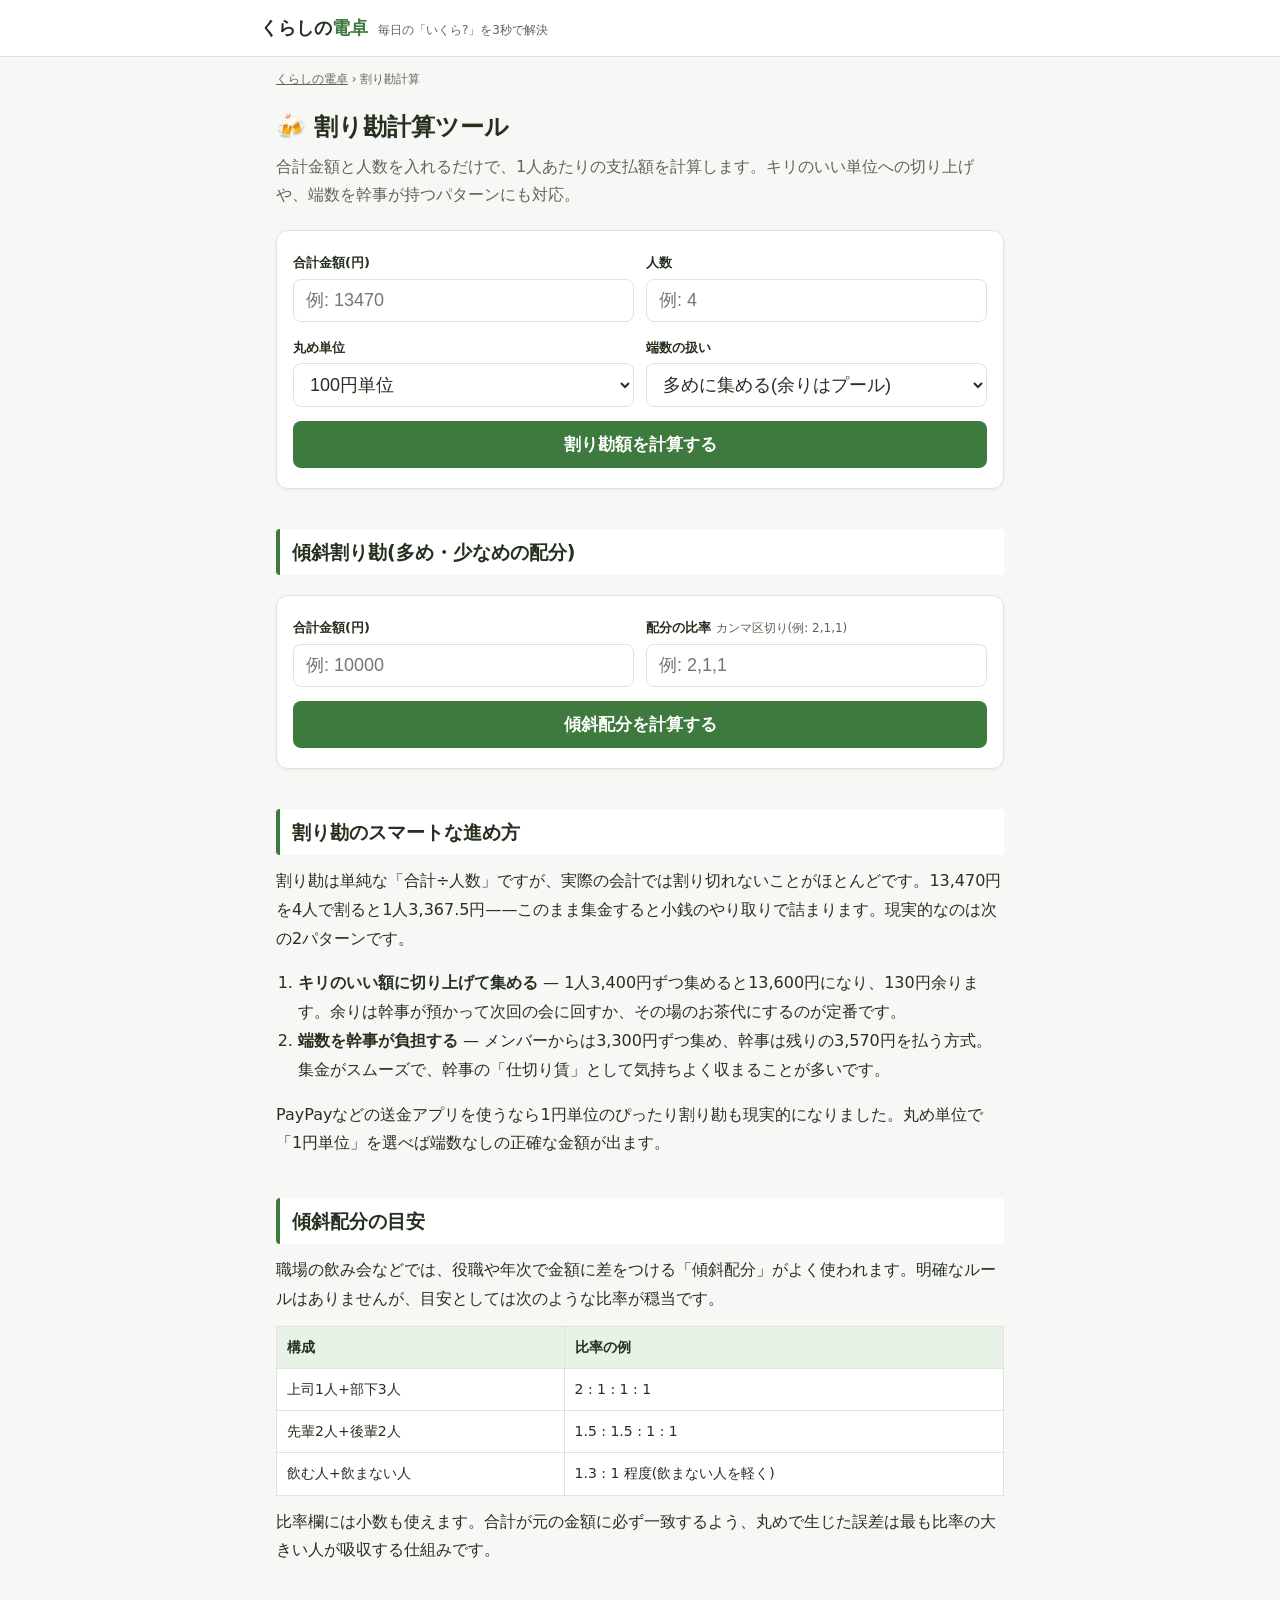
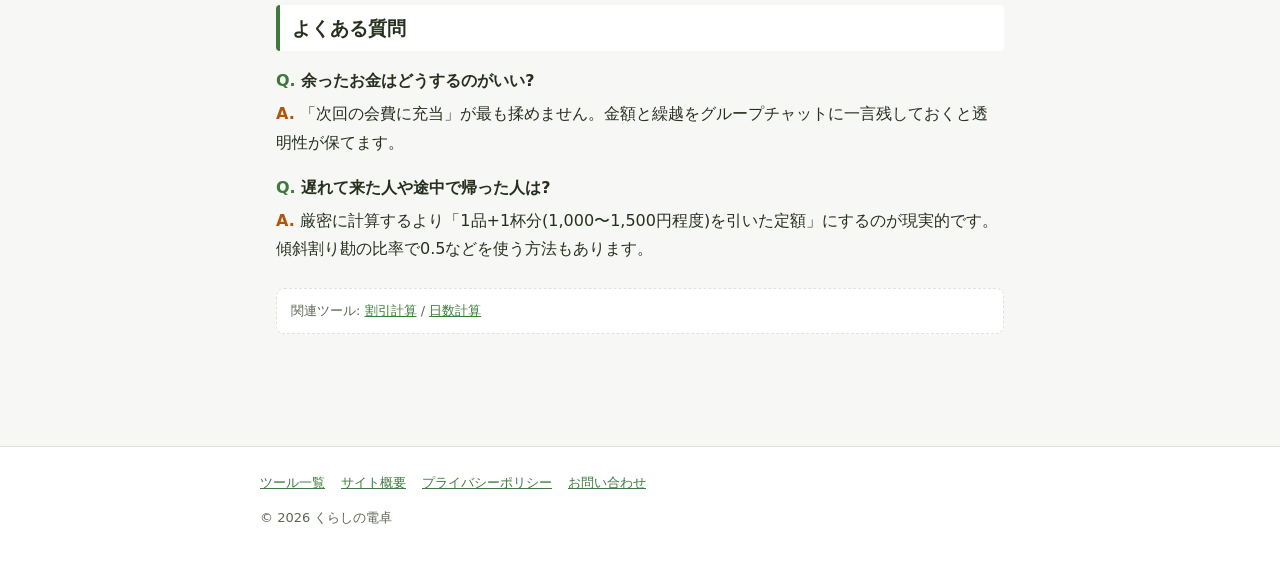
<file: tools/warikan.html>
<!DOCTYPE html>
<html lang="ja">
<head>
<meta charset="UTF-8">
<meta name="viewport" content="width=device-width, initial-scale=1.0">
<title>割り勘計算ツール|端数はキリよく・幹事負担にも対応【無料】</title>
<meta name="description" content="合計金額と人数を入れるだけで1人あたりの支払額を計算。100円単位のキリのいい徴収額、端数を幹事が負担するパターンにも対応した無料の割り勘計算ツール。飲み会・食事会の会計に。">
<link rel="canonical" href="https://gunmo108.github.io/-/tools/warikan.html">
<meta property="og:type" content="website">
<meta property="og:title" content="割り勘計算ツール|端数はキリよく・幹事負担にも対応">
<meta property="og:description" content="合計金額と人数を入れるだけ。キリのいい割り勘額がすぐわかる。">
<meta property="og:url" content="https://gunmo108.github.io/-/tools/warikan.html">
<link rel="stylesheet" href="../assets/site.css">
<link rel="icon" href="data:image/svg+xml,<svg xmlns='http://www.w3.org/2000/svg' viewBox='0 0 100 100'><text y='80' font-size='80'>🍻</text></svg>">
<!-- GA4: 計測を始めるときは下の2行のコメントを外し、G-XXXXXXXXXX を自分の測定IDに置き換える
<script async src="https://www.googletagmanager.com/gtag/js?id=G-XXXXXXXXXX"></script>
<script>window.dataLayer=window.dataLayer||[];function gtag(){dataLayer.push(arguments)};gtag('js',new Date());gtag('config','G-XXXXXXXXXX');</script>
-->
<script type="application/ld+json">
{
  "@context": "https://schema.org",
  "@type": "WebApplication",
  "name": "割り勘計算ツール",
  "url": "https://gunmo108.github.io/-/tools/warikan.html",
  "applicationCategory": "UtilityApplication",
  "operatingSystem": "Any",
  "offers": { "@type": "Offer", "price": "0", "priceCurrency": "JPY" },
  "description": "合計金額と人数から1人あたりの割り勘額を計算する無料ツール"
}
</script>
<script type="application/ld+json">
{
  "@context": "https://schema.org",
  "@type": "FAQPage",
  "mainEntity": [
    {
      "@type": "Question",
      "name": "割り勘で端数が出たらどうするのが一般的?",
      "acceptedAnswer": { "@type": "Answer", "text": "よくあるのは(1)100円単位に切り上げて集め、余りは幹事が預かるか次回に回す、(2)端数を幹事が負担する、の2パターンです。このツールは両方の金額を計算できます。" }
    },
    {
      "@type": "Question",
      "name": "先輩や上司に多めに払ってもらう傾斜配分はできますか?",
      "acceptedAnswer": { "@type": "Answer", "text": "できます。傾斜割り勘の欄で「2:1:1」のように比率を入力すると、合計金額をその比率で配分し、キリのいい金額に丸めて表示します。" }
    }
  ]
}
</script>
</head>
<body>
<header class="site-header"><div class="inner">
  <a class="site-title" href="../index.html">くらしの<span>電卓</span></a>
  <span class="site-tag">毎日の「いくら?」を3秒で解決</span>
</div></header>

<div class="wrap">
<nav class="breadcrumb"><a href="../index.html">くらしの電卓</a> › 割り勘計算</nav>
<h1>🍻 割り勘計算ツール</h1>
<p class="lead">合計金額と人数を入れるだけで、1人あたりの支払額を計算します。キリのいい単位への切り上げや、端数を幹事が持つパターンにも対応。</p>

<div class="tool">
  <div class="grid2">
    <div class="field">
      <label for="total">合計金額(円)</label>
      <input type="number" id="total" inputmode="numeric" placeholder="例: 13470" min="0">
    </div>
    <div class="field">
      <label for="people">人数</label>
      <input type="number" id="people" inputmode="numeric" placeholder="例: 4" min="1" step="1">
    </div>
  </div>
  <div class="grid2">
    <div class="field">
      <label for="unit">丸め単位</label>
      <select id="unit">
        <option value="1">1円単位(ぴったり)</option>
        <option value="10">10円単位</option>
        <option value="100" selected>100円単位</option>
        <option value="500">500円単位</option>
        <option value="1000">1000円単位</option>
      </select>
    </div>
    <div class="field">
      <label for="mode">端数の扱い</label>
      <select id="mode">
        <option value="collect" selected>多めに集める(余りはプール)</option>
        <option value="organizer">幹事が端数を負担する</option>
      </select>
    </div>
  </div>
  <button class="btn" id="calc">割り勘額を計算する</button>
  <div class="result" id="result"></div>
</div>

<h2>傾斜割り勘(多め・少なめの配分)</h2>
<div class="tool">
  <div class="grid2">
    <div class="field">
      <label for="kTotal">合計金額(円)</label>
      <input type="number" id="kTotal" inputmode="numeric" placeholder="例: 10000" min="0">
    </div>
    <div class="field">
      <label for="kWeights">配分の比率 <span class="hint">カンマ区切り(例: 2,1,1)</span></label>
      <input type="text" id="kWeights" inputmode="decimal" placeholder="例: 2,1,1">
    </div>
  </div>
  <button class="btn" id="kCalc">傾斜配分を計算する</button>
  <div class="result" id="kResult"></div>
</div>

<div class="ad-slot"><!-- AdSense広告コード貼り付け位置(記事上) --></div>

<article>
<h2>割り勘のスマートな進め方</h2>
<p>割り勘は単純な「合計÷人数」ですが、実際の会計では割り切れないことがほとんどです。13,470円を4人で割ると1人3,367.5円——このまま集金すると小銭のやり取りで詰まります。現実的なのは次の2パターンです。</p>
<ol>
  <li><strong>キリのいい額に切り上げて集める</strong> — 1人3,400円ずつ集めると13,600円になり、130円余ります。余りは幹事が預かって次回の会に回すか、その場のお茶代にするのが定番です。</li>
  <li><strong>端数を幹事が負担する</strong> — メンバーからは3,300円ずつ集め、幹事は残りの3,570円を払う方式。集金がスムーズで、幹事の「仕切り賃」として気持ちよく収まることが多いです。</li>
</ol>
<p>PayPayなどの送金アプリを使うなら1円単位のぴったり割り勘も現実的になりました。丸め単位で「1円単位」を選べば端数なしの正確な金額が出ます。</p>

<h2>傾斜配分の目安</h2>
<p>職場の飲み会などでは、役職や年次で金額に差をつける「傾斜配分」がよく使われます。明確なルールはありませんが、目安としては次のような比率が穏当です。</p>
<div class="table-scroll">
<table>
  <tr><th>構成</th><th>比率の例</th></tr>
  <tr><td>上司1人+部下3人</td><td>2 : 1 : 1 : 1</td></tr>
  <tr><td>先輩2人+後輩2人</td><td>1.5 : 1.5 : 1 : 1</td></tr>
  <tr><td>飲む人+飲まない人</td><td>1.3 : 1 程度(飲まない人を軽く)</td></tr>
</table>
</div>
<p>比率欄には小数も使えます。合計が元の金額に必ず一致するよう、丸めで生じた誤差は最も比率の大きい人が吸収する仕組みです。</p>

<h2>よくある質問</h2>
<dl class="faq">
  <dt>余ったお金はどうするのがいい?</dt>
  <dd>「次回の会費に充当」が最も揉めません。金額と繰越をグループチャットに一言残しておくと透明性が保てます。</dd>
  <dt>遅れて来た人や途中で帰った人は?</dt>
  <dd>厳密に計算するより「1品+1杯分(1,000〜1,500円程度)を引いた定額」にするのが現実的です。傾斜割り勘の比率で0.5などを使う方法もあります。</dd>
</dl>
</article>

<div class="ad-slot"><!-- AdSense広告コード貼り付け位置(記事下) --></div>

<div class="notice">関連ツール: <a href="waribiki.html">割引計算</a> / <a href="hidzuke.html">日数計算</a></div>
</div>

<footer class="site-footer"><div class="inner">
  <nav>
    <a href="../index.html">ツール一覧</a>
    <a href="../about.html">サイト概要</a>
    <a href="../privacy.html">プライバシーポリシー</a>
    <a href="../contact.html">お問い合わせ</a>
  </nav>
  <div>© 2026 くらしの電卓</div>
</div></footer>

<script src="../assets/tools.js"></script>
<script>
(function () {
  const T = window.KurashiTools;
  const $ = (id) => document.getElementById(id);

  function calc() {
    const mode = $('mode').value;
    const r = T.warikan($('total').value, T.toNum($('people').value), $('unit').value, mode);
    const el = $('result');
    el.classList.add('show');
    if (!r) {
      el.innerHTML = '<span class="err">合計金額(0以上)と人数(1以上の整数)を入力してください。</span>';
      return;
    }
    let html = '<div>1人あたり <span class="big">' + r.perPerson.toLocaleString('ja-JP') + '</span><span class="unit">円</span></div><table>';
    html += '<tr><th>正確な頭割り</th><td>' + (Math.round(r.exact * 10) / 10).toLocaleString('ja-JP') + '円</td></tr>';
    if (mode === 'organizer') {
      html += '<tr><th>幹事の支払い</th><td>' + r.organizerPays.toLocaleString('ja-JP') + '円(端数込み)</td></tr>';
    } else if (r.surplus > 0) {
      html += '<tr><th>集まる金額</th><td>' + r.collected.toLocaleString('ja-JP') + '円</td></tr>';
      html += '<tr><th>余り(プール)</th><td>' + r.surplus.toLocaleString('ja-JP') + '円</td></tr>';
    }
    html += '</table>';
    el.innerHTML = html;
  }

  function kCalc() {
    const weights = $('kWeights').value.split(/[、,]/).map((s) => s.trim()).filter((s) => s !== '');
    const r = T.warikanKeisha($('kTotal').value, weights, 100);
    const el = $('kResult');
    el.classList.add('show');
    if (!r) {
      el.innerHTML = '<span class="err">合計金額と、正の数のカンマ区切り比率(例: 2,1,1)を入力してください。</span>';
      return;
    }
    let html = '<table><tr><th>メンバー</th><th>比率</th><th>支払額</th></tr>';
    r.shares.forEach((s, i) => {
      html += '<tr><td>' + (i + 1) + '人目</td><td>' + weights[i] + '</td><td>' + s.toLocaleString('ja-JP') + '円' + (i === r.adjustedIndex && r.adjustment !== 0 ? ' <span class="hint">(端数調整込み)</span>' : '') + '</td></tr>';
    });
    html += '</table>';
    el.innerHTML = html;
  }

  $('calc').addEventListener('click', calc);
  $('kCalc').addEventListener('click', kCalc);
  ['total', 'people', 'unit', 'mode'].forEach((id) => $(id).addEventListener('input', () => { if ($('result').classList.contains('show')) calc(); }));
  ['kTotal', 'kWeights'].forEach((id) => $(id).addEventListener('input', () => { if ($('kResult').classList.contains('show')) kCalc(); }));
})();
</script>
</body>
</html>
</file>
<file: assets/site.css>
/* くらしの計算ツール集 — 共通スタイル(スマホファースト・軽量) */
:root {
  --bg: #f7f8f5;
  --card: #ffffff;
  --ink: #26301f;
  --sub: #5c6653;
  --line: #dfe4d8;
  --accent: #3e7a3e;
  --accent-ink: #ffffff;
  --accent-soft: #e8f2e6;
  --warn: #b45309;
  --radius: 12px;
}

* { box-sizing: border-box; }
html { -webkit-text-size-adjust: 100%; }
body {
  margin: 0;
  font-family: "Hiragino Kaku Gothic ProN", "Hiragino Sans", "BIZ UDPGothic", Meiryo, system-ui, sans-serif;
  background: var(--bg);
  color: var(--ink);
  line-height: 1.8;
  font-size: 16px;
}

a { color: var(--accent); }
img { max-width: 100%; }

.wrap { max-width: 760px; margin: 0 auto; padding: 0 16px 48px; }

/* ---- header / footer ---- */
.site-header {
  background: var(--card);
  border-bottom: 1px solid var(--line);
  padding: 12px 16px;
}
.site-header .inner { max-width: 760px; margin: 0 auto; display: flex; align-items: baseline; gap: 10px; flex-wrap: wrap; }
.site-title { font-size: 18px; font-weight: 700; text-decoration: none; color: var(--ink); }
.site-title span { color: var(--accent); }
.site-tag { font-size: 12px; color: var(--sub); }

.breadcrumb { font-size: 12px; color: var(--sub); margin: 12px 0 0; }
.breadcrumb a { color: var(--sub); }

.site-footer {
  border-top: 1px solid var(--line);
  margin-top: 48px;
  padding: 24px 16px 40px;
  background: var(--card);
  font-size: 13px;
  color: var(--sub);
}
.site-footer .inner { max-width: 760px; margin: 0 auto; }
.site-footer nav { display: flex; gap: 16px; flex-wrap: wrap; margin-bottom: 12px; }

/* ---- headings / article ---- */
h1 { font-size: 24px; line-height: 1.4; margin: 20px 0 8px; }
h2 { font-size: 19px; margin: 40px 0 12px; padding: 6px 12px; border-left: 4px solid var(--accent); background: var(--card); border-radius: 4px; }
h3 { font-size: 16px; margin: 24px 0 8px; }
.lead { color: var(--sub); margin: 0 0 20px; }
article p { margin: 12px 0; }
article ul, article ol { padding-left: 22px; }
article table { border-collapse: collapse; width: 100%; font-size: 14px; }
article th, article td { border: 1px solid var(--line); padding: 8px 10px; text-align: left; background: var(--card); }
article th { background: var(--accent-soft); }
.table-scroll { overflow-x: auto; }

/* ---- tool card ---- */
.tool {
  background: var(--card);
  border: 1px solid var(--line);
  border-radius: var(--radius);
  padding: 20px 16px;
  margin: 20px 0;
  box-shadow: 0 1px 3px rgba(38, 48, 31, 0.06);
}
.tool .field { margin-bottom: 14px; }
.tool label { display: block; font-size: 13px; font-weight: 700; margin-bottom: 4px; }
.tool .hint { font-size: 12px; color: var(--sub); font-weight: 400; }
.tool input[type="number"], .tool input[type="text"], .tool input[type="date"], .tool select {
  width: 100%;
  font-size: 18px;
  padding: 10px 12px;
  border: 1px solid var(--line);
  border-radius: 8px;
  background: #fff;
  color: var(--ink);
}
.tool input:focus, .tool select:focus { outline: 2px solid var(--accent); border-color: var(--accent); }
.grid2 { display: grid; grid-template-columns: 1fr 1fr; gap: 12px; }
.grid3 { display: grid; grid-template-columns: repeat(3, 1fr); gap: 12px; }
@media (max-width: 480px) { .grid3 { grid-template-columns: 1fr 1fr; } }

.btn {
  display: inline-block;
  width: 100%;
  font-size: 17px;
  font-weight: 700;
  padding: 12px;
  border: 0;
  border-radius: 8px;
  background: var(--accent);
  color: var(--accent-ink);
  cursor: pointer;
}
.btn:active { transform: translateY(1px); }
.btn-sub { background: var(--card); color: var(--accent); border: 1px solid var(--accent); }

.chips { display: flex; gap: 8px; flex-wrap: wrap; margin-top: 6px; }
.chip {
  font-size: 13px;
  padding: 5px 10px;
  border: 1px solid var(--line);
  border-radius: 999px;
  background: #fff;
  cursor: pointer;
  color: var(--ink);
}
.chip:hover { border-color: var(--accent); color: var(--accent); }

/* ---- result ---- */
.result {
  margin-top: 16px;
  padding: 16px;
  border-radius: 8px;
  background: var(--accent-soft);
  border: 1px solid var(--accent);
  display: none;
}
.result.show { display: block; }
.result .big { font-size: 28px; font-weight: 800; color: var(--accent); }
.result .unit { font-size: 15px; font-weight: 700; }
.result table { width: 100%; border-collapse: collapse; margin-top: 8px; font-size: 14px; }
.result th, .result td { padding: 6px 8px; border-bottom: 1px solid var(--line); text-align: left; background: transparent; border-left: 0; border-right: 0; border-top: 0; }
.result .err { color: var(--warn); font-weight: 700; }
.result .win { color: var(--accent); font-weight: 800; }

/* ---- tool index cards (top page) ---- */
.tool-list { list-style: none; padding: 0; display: grid; gap: 14px; }
@media (min-width: 560px) { .tool-list { grid-template-columns: 1fr 1fr; } }
.tool-list a {
  display: block;
  background: var(--card);
  border: 1px solid var(--line);
  border-radius: var(--radius);
  padding: 16px;
  text-decoration: none;
  color: var(--ink);
  height: 100%;
}
.tool-list a:hover { border-color: var(--accent); }
.tool-list .t-name { font-weight: 700; color: var(--accent); font-size: 17px; }
.tool-list .t-desc { font-size: 13px; color: var(--sub); margin-top: 4px; }

/* ---- ad slot placeholder ----
 * AdSense合格後、この div の中に広告コードを貼る。
 * 未設定の間は何も表示されない(高さ0)。 */
.ad-slot { margin: 24px 0; text-align: center; }

/* ---- FAQ ---- */
.faq dt { font-weight: 700; margin-top: 16px; }
.faq dt::before { content: "Q. "; color: var(--accent); }
.faq dd { margin: 4px 0 0; padding-left: 0; }
.faq dd::before { content: "A. "; color: var(--warn); font-weight: 700; }

/* ---- notice ---- */
.notice {
  font-size: 13px;
  color: var(--sub);
  background: var(--card);
  border: 1px dashed var(--line);
  border-radius: 8px;
  padding: 10px 14px;
  margin: 16px 0;
}
</file>
<file: ern-shift-app/css/style.css>
/* eRN Rounds — iPad 縦横対応・情報密度優先・ライト/ダーク両対応 */

:root {
  --surface-1: #fcfcfb;
  --page: #f9f9f7;
  --text-primary: #0b0b0b;
  --text-secondary: #52514e;
  --muted: #898781;
  --grid: #e1e0d9;
  --baseline: #c3c2b7;
  --border: rgba(11, 11, 11, 0.10);
  --series-1: #2a78d6;
  --accent: #1c5cab;
  --good: #006300;
  --warning: #b97f00;
  --serious: #b35a34;
  --critical: #d03b3b;
  --chip-open-bg: #e3eefb;
  --chip-open-fg: #1c5cab;
  --row-proactive: #f2f7fe;
}
@media (prefers-color-scheme: dark) {
  :root {
    --surface-1: #1a1a19;
    --page: #0d0d0d;
    --text-primary: #ffffff;
    --text-secondary: #c3c2b7;
    --muted: #898781;
    --grid: #2c2c2a;
    --baseline: #383835;
    --border: rgba(255, 255, 255, 0.10);
    --series-1: #3987e5;
    --accent: #3987e5;
    --good: #0ca30c;
    --warning: #fab219;
    --serious: #ec835a;
    --critical: #e66767;
    --chip-open-bg: #14304f;
    --chip-open-fg: #86b6ef;
    --row-proactive: #17222f;
  }
}

* { box-sizing: border-box; }
html, body { margin: 0; padding: 0; }
body {
  font-family: system-ui, -apple-system, "Segoe UI", "Hiragino Sans", sans-serif;
  background: var(--page);
  color: var(--text-primary);
  font-size: 15px;
  -webkit-text-size-adjust: 100%;
}

/* ---- レイアウト ---- */
.topbar {
  display: flex;
  align-items: center;
  gap: 16px;
  padding: 10px 16px calc(env(safe-area-inset-top) * 0 + 10px);
  padding-top: calc(10px + env(safe-area-inset-top));
  background: var(--surface-1);
  border-bottom: 1px solid var(--border);
  position: sticky;
  top: 0;
  z-index: 10;
}
.app-title { font-size: 17px; margin: 0; white-space: nowrap; }
.tabs { display: flex; gap: 4px; overflow-x: auto; }
.tab {
  padding: 8px 14px;
  border-radius: 8px;
  text-decoration: none;
  color: var(--text-secondary);
  white-space: nowrap;
  min-height: 40px;
  display: inline-flex;
  align-items: center;
}
.tab.on { background: var(--chip-open-bg); color: var(--chip-open-fg); font-weight: 600; }

#view { padding: 12px 16px calc(90px + env(safe-area-inset-bottom)); max-width: 1100px; margin: 0 auto; }

.card {
  background: var(--surface-1);
  border: 1px solid var(--border);
  border-radius: 12px;
  padding: 14px 16px;
  margin-bottom: 12px;
}
h2 { font-size: 17px; margin: 0 0 10px; }
h3 { font-size: 15px; margin: 14px 0 8px; }
h4 { font-size: 13px; margin: 0 0 6px; color: var(--text-secondary); }
.muted { color: var(--muted); font-weight: 400; font-size: 0.9em; }
.hint { display: block; color: var(--muted); font-size: 12px; margin-top: 4px; font-weight: 400; }
.empty { color: var(--muted); padding: 10px 4px; }

/* ---- ボタン ---- */
.btn {
  font: inherit;
  min-height: 44px;
  padding: 8px 16px;
  border-radius: 10px;
  border: 1px solid var(--border);
  background: var(--surface-1);
  color: var(--text-primary);
  cursor: pointer;
}
.btn:active { transform: scale(0.98); }
.btn-primary { background: var(--accent); border-color: var(--accent); color: #fff; font-weight: 600; }
.btn-danger { background: var(--critical); border-color: var(--critical); color: #fff; font-weight: 600; }
.btn-sm { min-height: 36px; padding: 4px 12px; font-size: 13px; }
.btn-icon { min-width: 44px; padding: 4px; font-size: 17px; }
.btn-row { display: flex; gap: 8px; flex-wrap: wrap; margin-top: 10px; }

.fab-bar {
  position: fixed;
  left: 0; right: 0;
  bottom: 0;
  display: flex;
  gap: 8px;
  justify-content: center;
  padding: 10px 16px calc(10px + env(safe-area-inset-bottom));
  background: color-mix(in srgb, var(--page) 88%, transparent);
  backdrop-filter: blur(8px);
  border-top: 1px solid var(--border);
  z-index: 9;
}

/* ---- リスト / テーブル ---- */
.list { display: flex; flex-direction: column; gap: 6px; }
.list-row {
  display: flex;
  align-items: center;
  gap: 12px;
  padding: 10px 12px;
  min-height: 48px;
  border: 1px solid var(--border);
  border-radius: 10px;
  background: var(--surface-1);
  font: inherit;
  color: inherit;
  text-align: left;
  width: 100%;
}
button.list-row { cursor: pointer; }
.list-main { flex: 1; }
.iv-row { flex-wrap: wrap; }

.table { width: 100%; border-collapse: collapse; font-size: 13px; }
.table th, .table td {
  text-align: left;
  padding: 6px 8px;
  border-bottom: 1px solid var(--grid);
}
.table th { color: var(--muted); font-weight: 500; }
.table .num { text-align: right; font-variant-numeric: tabular-nums; }
.note-cell { color: var(--text-secondary); max-width: 260px; overflow-wrap: anywhere; }
.mini-tables { display: flex; flex-wrap: wrap; gap: 16px; }
.mini-table { min-width: 200px; flex: 1; }

/* ---- chips / flags ---- */
.chip {
  display: inline-flex;
  align-items: center;
  gap: 4px;
  padding: 3px 10px;
  border-radius: 999px;
  font-size: 12px;
  background: var(--grid);
  color: var(--text-secondary);
  white-space: nowrap;
}
.chip-sub { font-size: 11px; opacity: 0.8; }
.chip-open { background: var(--chip-open-bg); color: var(--chip-open-fg); font-weight: 600; }
.chip-muted { background: var(--grid); color: var(--muted); }
.chip-todo { background: color-mix(in srgb, var(--warning) 16%, var(--surface-1)); color: var(--warning); font-weight: 600; }
.chip-updated { background: color-mix(in srgb, var(--good) 14%, var(--surface-1)); color: var(--good); font-weight: 600; }
.chip-must { background: color-mix(in srgb, var(--critical) 14%, var(--surface-1)); color: var(--critical); font-weight: 700; }

.flag {
  display: inline-block;
  padding: 2px 7px;
  border-radius: 6px;
  font-size: 11px;
  font-weight: 700;
  margin-right: 4px;
}
.flag-warn { background: color-mix(in srgb, var(--serious) 16%, var(--surface-1)); color: var(--serious); border: 1px solid var(--serious); }
.flag-due { background: color-mix(in srgb, var(--warning) 16%, var(--surface-1)); color: var(--warning); border: 1px solid var(--warning); }

/* ---- roster ---- */
.roster-head .roster-title { display: flex; align-items: center; gap: 10px; flex-wrap: wrap; }
.round-strip { display: flex; gap: 6px; flex-wrap: wrap; margin: 8px 0; }
.roster-tools { display: flex; align-items: center; gap: 10px; flex-wrap: wrap; margin: 8px 0; }
.p-extra {
  grid-column: 1 / -1;
  font-size: 12.5px;
  color: var(--text-secondary);
  border-top: 1px dashed var(--grid);
  margin-top: 6px;
  padding-top: 6px;
  line-height: 1.6;
}
.io-k {
  font-size: 11px; font-weight: 700; color: var(--accent);
  border: 1px solid var(--border); border-radius: 5px; padding: 1px 5px; margin-right: 4px;
}
.round-ctrl { display: flex; align-items: center; gap: 12px; flex-wrap: wrap; }
.progress-wrap { flex: 1; min-width: 180px; }
.progress-label { font-size: 13px; font-weight: 600; margin-bottom: 4px; font-variant-numeric: tabular-nums; }
.progress { height: 8px; border-radius: 4px; background: var(--grid); overflow: hidden; }
.progress-bar { height: 100%; background: var(--series-1); border-radius: 4px; transition: width 0.2s; }

.roster { display: flex; flex-direction: column; gap: 6px; }
.p-row {
  display: grid;
  grid-template-columns: 52px minmax(80px, 120px) 60px minmax(140px, 1fr) minmax(80px, auto) minmax(60px, auto) minmax(90px, auto) 48px;
  gap: 8px;
  align-items: center;
  padding: 8px 10px;
  min-height: 56px;
  border: 1px solid var(--border);
  border-radius: 10px;
  background: var(--surface-1);
  cursor: pointer;
}
.p-row.proactive { background: var(--row-proactive); border-color: color-mix(in srgb, var(--series-1) 40%, var(--border)); }
.fac {
  display: inline-flex;
  justify-content: center;
  padding: 3px 0;
  border-radius: 6px;
  font-size: 11px;
  font-weight: 700;
  border: 1px solid var(--border);
  color: var(--text-secondary);
}
.bed-label { font-weight: 600; }
.anon { font-size: 12px; }
.race-toggle {
  font: inherit;
  font-size: 12px;
  font-weight: 700;
  min-height: 40px;
  border-radius: 8px;
  border: 1px solid var(--baseline);
  background: var(--surface-1);
  color: var(--text-secondary);
  cursor: pointer;
}
.race-toggle.proactive { background: var(--accent); border-color: var(--accent); color: #fff; }
.trend { display: flex; align-items: center; gap: 8px; min-width: 0; }
.spark { flex-shrink: 0; }
.spark-empty { color: var(--muted); }
.ews-now { font-size: 13px; font-weight: 600; font-variant-numeric: tabular-nums; white-space: nowrap; }
.delta { font-size: 12px; font-weight: 700; white-space: nowrap; }
.delta-worse { color: var(--critical); }
.delta-better { color: var(--good); }
.delta-flat { color: var(--muted); }
.flags { display: flex; flex-wrap: wrap; }
.row-status { display: flex; align-items: center; gap: 6px; justify-content: flex-end; flex-wrap: wrap; }

@media (max-width: 700px) {
  .p-row {
    grid-template-columns: 44px 1fr 56px 44px;
    grid-auto-rows: auto;
  }
  .trend { grid-column: 1 / 3; }
  .problems { grid-column: 3 / 5; justify-content: flex-end; }
  .flags { grid-column: 1 / 3; }
  .row-status { grid-column: 3 / 5; justify-content: flex-end; }
}

/* ---- 問題点チップ（roster） ---- */
.problems { display: flex; flex-wrap: wrap; gap: 4px; align-items: center; }
.prob-chip {
  font-size: 11px; font-weight: 700; padding: 2px 8px; border-radius: 6px;
  border: 1px solid transparent; white-space: nowrap;
}
.prob-none { font-size: 12px; }
.sev-stable { background: color-mix(in srgb, var(--good) 12%, var(--surface-1)); color: var(--good); border-color: var(--good); }
.sev-caution { background: color-mix(in srgb, var(--warning) 16%, var(--surface-1)); color: var(--warning); border-color: var(--warning); }
.sev-alert { background: color-mix(in srgb, var(--critical) 14%, var(--surface-1)); color: var(--critical); border-color: var(--critical); }

/* ---- 患者詳細 ---- */
.detail-head { display: flex; align-items: center; gap: 12px; flex-wrap: wrap; }
.detail-head h2 { flex: 1; margin: 0; }
.detail-actions { display: flex; gap: 8px; }
.dx { color: var(--text-secondary); margin: 8px 0; }
.race-line { display: flex; align-items: center; gap: 10px; }
.race-line .race-toggle { padding: 6px 14px; }
.ews-big { margin-bottom: 10px; }
.inf-grid { display: grid; grid-template-columns: repeat(auto-fit, minmax(240px, 1fr)); gap: 6px; margin-bottom: 10px; }
.dev-row { display: flex; align-items: center; gap: 10px; margin-bottom: 8px; flex-wrap: wrap; }
.dev-label { min-width: 72px; font-weight: 600; }
.am-row { display: flex; align-items: center; justify-content: space-between; gap: 8px; padding: 6px 0; border-bottom: 1px solid var(--grid); }
.am-new { align-items: center; }
fieldset { border: 1px solid var(--grid); border-radius: 10px; margin: 0 0 10px; }
legend { color: var(--text-secondary); font-size: 13px; padding: 0 6px; }

/* ---- サマリ ---- */
.stat-row { display: flex; gap: 12px; flex-wrap: wrap; margin-bottom: 14px; }
.stat {
  flex: 1;
  min-width: 150px;
  border: 1px solid var(--border);
  border-radius: 10px;
  padding: 10px 14px;
}
.stat-label { font-size: 12px; color: var(--muted); }
.stat-value { font-size: 28px; font-weight: 700; margin-top: 2px; }
.stat-sub { font-size: 12px; color: var(--text-secondary); margin-top: 2px; }

/* ---- チャート ---- */
.chart { width: 100%; height: auto; max-width: 680px; }
.chart .grid { stroke: var(--grid); stroke-width: 1; }
.chart .axis-label { fill: var(--muted); font-size: 11px; font-variant-numeric: tabular-nums; }
.chart .point-label { fill: var(--text-secondary); font-size: 11px; font-weight: 600; }

/* ---- フォーム ---- */
.form label { display: block; margin-bottom: 12px; font-weight: 600; font-size: 14px; }
.form-row { display: flex; gap: 12px; flex-wrap: wrap; }
.form-row label { flex: 1; min-width: 120px; }
input[type="text"], input[type="number"], input[type="date"], input[type="time"], select, textarea {
  font: inherit;
  font-size: 16px;          /* iOS の自動ズーム抑止＋視認性 */
  width: 100%;
  min-height: 48px;
  margin-top: 4px;
  padding: 10px 12px;
  border: 1px solid var(--baseline);
  border-radius: 8px;
  background: var(--surface-1);
  color: var(--text-primary);
}
textarea { resize: vertical; line-height: 1.5; }
/* Scribble（Apple Pencil 手書き）入力欄: 大きめ・文字も大きく */
textarea.scribble {
  min-height: 120px;
  font-size: 18px;
  line-height: 1.6;
  padding: 14px;
}
.dev-row input[type="date"], .am-new input { width: auto; flex: 1; min-width: 120px; }
.stepper { display: flex; gap: 8px; align-items: center; margin-top: 4px; }
.stepper input { width: 80px; text-align: center; font-size: 18px; font-weight: 700; }
.stepper .btn { min-width: 56px; font-size: 20px; }

.seg { display: inline-flex; gap: 4px; margin-top: 4px; flex-wrap: wrap; }
.seg-wrap { display: flex; }
.seg-btn {
  font: inherit;
  font-size: 13px;
  min-height: 40px;
  padding: 6px 14px;
  border-radius: 8px;
  border: 1px solid var(--baseline);
  background: var(--surface-1);
  color: var(--text-secondary);
  cursor: pointer;
}
.seg-btn.on { background: var(--accent); border-color: var(--accent); color: #fff; font-weight: 600; }
.flip-extra { border-left: 3px solid var(--series-1); padding-left: 10px; }
.hidden { display: none; }

/* ---- モーダル ---- */
.modal-backdrop {
  position: fixed;
  inset: 0;
  background: rgba(0, 0, 0, 0.45);
  display: flex;
  align-items: flex-end;
  justify-content: center;
  z-index: 50;
}
@media (min-width: 700px) {
  .modal-backdrop { align-items: center; }
}
.modal {
  background: var(--surface-1);
  border-radius: 14px 14px 0 0;
  width: 100%;
  max-width: 620px;
  max-height: 88vh;
  overflow-y: auto;
  padding: 16px 18px calc(16px + env(safe-area-inset-bottom));
}
@media (min-width: 700px) { .modal { border-radius: 14px; } }
.modal-head { font-size: 16px; font-weight: 700; margin-bottom: 12px; }
.modal-body { margin-bottom: 8px; }
.modal-actions { display: flex; justify-content: flex-end; gap: 8px; margin-top: 8px; }
.confirm-msg { margin: 4px 0 8px; }

/* ---- トースト ---- */
.toast {
  position: fixed;
  bottom: calc(96px + env(safe-area-inset-bottom));
  left: 50%;
  transform: translateX(-50%) translateY(8px);
  background: var(--text-primary);
  color: var(--page);
  padding: 10px 18px;
  border-radius: 999px;
  font-size: 14px;
  opacity: 0;
  transition: opacity 0.25s, transform 0.25s;
  z-index: 60;
  pointer-events: none;
}
.toast.show { opacity: 1; transform: translateX(-50%) translateY(0); }

/* ---- 共通: 免責・横スクロール表 ---- */
.disclaimer {
  font-size: 11px; color: var(--muted); margin: 10px 0 4px;
  padding: 6px 10px; border-left: 3px solid var(--baseline); background: color-mix(in srgb, var(--muted) 8%, transparent);
}
.table-scroll { overflow-x: auto; -webkit-overflow-scrolling: touch; }

/* ---- バイタル入力 → NEWS2 ---- */
fieldset.vfs { padding: 10px 12px; }
.vitals-grid { display: grid; grid-template-columns: repeat(auto-fit, minmax(120px, 1fr)); gap: 10px; }
.vital { display: flex; flex-direction: column; gap: 2px; }
.vital-wide { grid-column: 1 / -1; }
.vital-label { font-size: 13px; font-weight: 600; }
.vunit { font-weight: 400; color: var(--muted); font-size: 11px; margin-left: 4px; }
.vital-in { text-align: center; font-size: 18px !important; font-weight: 700; }
.vital-sub { font-size: 11px; }
.mini-toggle { font: inherit; font-size: 11px; padding: 2px 6px; border-radius: 6px; border: 1px solid var(--baseline); background: var(--surface-1); color: var(--accent); cursor: pointer; }

.news2-panel { margin-top: 12px; }
.news2-empty { padding: 8px; font-size: 13px; }
.news2-head { display: flex; align-items: center; gap: 10px; padding: 8px 12px; border-radius: 8px; flex-wrap: wrap; }
.news2-total { font-size: 20px; font-weight: 800; }
.news2-total b { font-size: 24px; }
.news2-band { font-size: 13px; font-weight: 600; }
.band-high { background: color-mix(in srgb, var(--critical) 18%, var(--surface-1)); color: var(--critical); }
.band-medium { background: color-mix(in srgb, var(--serious) 18%, var(--surface-1)); color: var(--serious); }
.band-low { background: color-mix(in srgb, var(--warning) 16%, var(--surface-1)); color: var(--warning); }
.band-zero { background: color-mix(in srgb, var(--good) 12%, var(--surface-1)); color: var(--good); }
.sc-chips { display: flex; flex-wrap: wrap; gap: 4px; margin: 8px 0; }
.sc-chip { font-size: 11px; font-weight: 700; padding: 2px 7px; border-radius: 6px; font-variant-numeric: tabular-nums; }
.sc0 { background: color-mix(in srgb, var(--good) 12%, var(--surface-1)); color: var(--good); }
.sc1 { background: color-mix(in srgb, var(--warning) 16%, var(--surface-1)); color: var(--warning); }
.sc2 { background: color-mix(in srgb, var(--serious) 18%, var(--surface-1)); color: var(--serious); }
.sc3 { background: color-mix(in srgb, var(--critical) 18%, var(--surface-1)); color: var(--critical); font-weight: 800; }
.news2-action { font-size: 13px; font-weight: 600; margin-top: 4px; }

/* ---- 人工呼吸器チェック ---- */
.vent-checks { display: flex; flex-direction: column; gap: 6px; margin: 10px 0; }
.vent-row { display: flex; gap: 8px; align-items: baseline; padding: 8px 10px; border-radius: 8px; border: 1px solid var(--border); font-size: 13px; }
.vent-ic { flex-shrink: 0; }
.vent-lbl { font-weight: 700; min-width: 130px; flex-shrink: 0; }
.vent-msg { color: var(--text-secondary); }

/* ---- 抗菌薬アルゴリズム所見 ---- */
.abx-findings { margin: 10px 0; display: flex; flex-direction: column; gap: 6px; }
.abx-item { display: flex; gap: 8px; align-items: baseline; padding: 8px 10px; border-radius: 8px; font-size: 13px; }
.abx-ic { flex-shrink: 0; }
.abx-critical { background: color-mix(in srgb, var(--critical) 14%, var(--surface-1)); color: var(--critical); }
.abx-warning { background: color-mix(in srgb, var(--warning) 14%, var(--surface-1)); color: var(--warning); }
.abx-info { background: color-mix(in srgb, var(--muted) 10%, var(--surface-1)); color: var(--text-secondary); }
.am-jp { font-size: 11px; margin-left: 6px; }
.am-note { cursor: help; margin-left: 4px; }

/* ---- カードビュー（紙運用に近い自由記載） ---- */
.roster-cards { display: grid; grid-template-columns: repeat(auto-fill, minmax(300px, 1fr)); gap: 10px; }
.pc-card { background: var(--surface-1); border: 1px solid var(--border); border-radius: 10px; padding: 10px 12px; display: flex; flex-direction: column; gap: 8px; }
.pc-card.proactive { background: var(--row-proactive); border-color: color-mix(in srgb, var(--series-1) 40%, var(--border)); }
.pc-head { display: flex; align-items: center; gap: 8px; flex-wrap: wrap; }
.pc-bed { font-weight: 800; font-size: 15px; }
.pc-score { margin-left: auto; font-size: 12px; font-variant-numeric: tabular-nums; }
.pc-head .race-toggle { min-height: 32px; padding: 2px 10px; }
.pc-notewrap { position: relative; }
.pc-notes { min-height: 130px; font-size: 18px; line-height: 1.6; margin-top: 0; }
.pc-lines { display: flex; flex-direction: column; gap: 5px; }
.pc-line { display: flex; align-items: center; gap: 6px; }
.pc-rlabel { flex-shrink: 0; width: 72px; font-size: 11px; font-weight: 700; color: var(--muted); font-variant-numeric: tabular-nums; }
.pc-lineinput { min-height: 46px !important; margin-top: 0 !important; font-size: 16px !important; padding: 8px 10px !important; }
.pc-summary { min-height: 46px !important; margin-top: 0 !important; font-size: 16px; font-weight: 600; border-color: var(--accent) !important; }
/* ✎ 大きく手書きボタン */
.pen-btn { flex-shrink: 0; min-width: 40px; color: var(--accent); font-size: 16px; }
.pc-notewrap .pen-btn { position: absolute; top: 6px; right: 6px; min-width: 36px; min-height: 36px; background: color-mix(in srgb, var(--surface-1) 85%, transparent); }
/* 手書きキャンバス（大きな Scribble 面） */
.scribble-canvas {
  width: 100%; min-height: 46vh; font-size: 22px; line-height: 1.7; padding: 16px;
  border: 1px solid var(--baseline); border-radius: 10px; background: var(--surface-1); color: var(--text-primary);
  resize: vertical;
}

/* ---- 計算ツール ---- */
.calc-out { font-size: 14px; margin-top: 6px; padding: 8px 10px; border-radius: 8px; background: color-mix(in srgb, var(--series-1) 8%, var(--surface-1)); line-height: 1.6; }
.calc-out b { font-size: 16px; }
.calc-warn { color: var(--critical); font-weight: 700; }

/* ---- 申し送り一覧 / PDF ---- */
.only-print { display: none; }
.handoff-sheet { display: flex; flex-direction: column; gap: 10px; }
.ho-card { background: var(--surface-1); border: 1px solid var(--border); border-radius: 10px; padding: 10px 14px; }
.ho-head { display: flex; align-items: baseline; gap: 12px; flex-wrap: wrap; border-bottom: 1px solid var(--grid); padding-bottom: 6px; margin-bottom: 6px; }
.ho-room { font-size: 16px; font-weight: 800; }
.ho-demo { font-size: 13px; color: var(--text-secondary); }
.ho-score { margin-left: auto; font-size: 13px; font-variant-numeric: tabular-nums; }
.ho-body { display: flex; flex-direction: column; gap: 3px; }
.ho-row { display: flex; gap: 8px; font-size: 13px; line-height: 1.5; }
.ho-k { flex-shrink: 0; width: 68px; font-weight: 700; color: var(--accent); }
.ho-topic { background: color-mix(in srgb, var(--warning) 8%, transparent); border-radius: 4px; }
.ho-title { font-size: 16px; font-weight: 800; margin-bottom: 10px; }

@media print {
  .topbar, .fab-bar, .no-print, .toast, .modal-backdrop { display: none !important; }
  .only-print { display: block; }
  body, #view { background: #fff; color: #000; }
  #view { padding: 0; max-width: none; }
  .handoff-sheet { gap: 6px; }
  .ho-card { border: 1px solid #999; border-radius: 6px; break-inside: avoid; page-break-inside: avoid; padding: 8px 10px; }
  .ho-room, .ho-k { color: #000; }
  .ho-topic { background: #f0f0f0; }
  .io-k { color: #000; border-color: #999; }
}
</file>
<file: game/style.css>
/* =========================================================
 * STEEL CHAIN ─鋼鉄連鎖─  スタイル
 * ========================================================= */
:root {
  --bg: #0a0e14;
  --bg2: #101722;
  --panel: #141d2b;
  --line: #243349;
  --text: #d8e4f2;
  --dim: #7d8ea5;
  --cyan: #28e0ff;
  --orange: #ff9a3c;
  --green: #5cff8a;
  --red: #ff5a3c;
  --gold: #ffd34d;
  --shake-amp: 4px;
}

* { box-sizing: border-box; margin: 0; padding: 0; user-select: none; }
html, body { height: 100%; }
body {
  background: var(--bg);
  color: var(--text);
  font-family: "Hiragino Kaku Gothic ProN", "Yu Gothic", "Meiryo", system-ui, sans-serif;
  overflow: hidden;
}
b { color: #fff; }

#app {
  position: relative;
  height: 100vh;
  background:
    radial-gradient(ellipse at 50% -20%, #16263c 0%, transparent 60%),
    repeating-linear-gradient(0deg, transparent 0 2px, rgba(40, 224, 255, 0.018) 2px 4px),
    var(--bg);
}
#app.shaking { animation: shake 0.3s; }
@keyframes shake {
  0%, 100% { transform: translate(0, 0); }
  20% { transform: translate(var(--shake-amp), calc(var(--shake-amp) * -0.6)); }
  40% { transform: translate(calc(var(--shake-amp) * -0.8), var(--shake-amp)); }
  60% { transform: translate(calc(var(--shake-amp) * 0.6), calc(var(--shake-amp) * 0.4)); }
  80% { transform: translate(calc(var(--shake-amp) * -0.4), calc(var(--shake-amp) * -0.3)); }
}

.screen { display: none; height: 100%; flex-direction: column; }
.screen.active { display: flex; }

/* ---------- ボタン ---------- */
.btn {
  background: linear-gradient(180deg, #1d2c42, #14202f);
  border: 1px solid var(--cyan);
  color: var(--text);
  font-family: inherit;
  font-size: 16px;
  padding: 10px 26px;
  cursor: pointer;
  letter-spacing: 0.15em;
  transition: all 0.15s;
  clip-path: polygon(8px 0, 100% 0, 100% calc(100% - 8px), calc(100% - 8px) 100%, 0 100%, 0 8px);
}
.btn:hover { background: #21405c; box-shadow: 0 0 14px rgba(40, 224, 255, 0.4); color: #fff; }
.btn.big { font-size: 20px; padding: 14px 48px; }
.btn.small { font-size: 13px; padding: 6px 14px; letter-spacing: 0.05em; }
.btn.wide { width: 100%; text-align: left; letter-spacing: 0.04em; }
.btn.ghost { border-color: var(--line); color: var(--dim); }
.btn.ghost:hover { color: var(--text); box-shadow: none; }
.btn.disabled, .btn:disabled { opacity: 0.35; pointer-events: none; }
.btn.end { border-color: var(--orange); }
.btn.end:hover { box-shadow: 0 0 14px rgba(255, 154, 60, 0.4); }
.btn .key { margin-left: 8px; font-size: 11px; border: 1px solid var(--dim); padding: 1px 5px; color: var(--dim); }
.btn-row { display: flex; gap: 10px; flex-wrap: wrap; margin: 10px 0 18px; }
.btn-row.center { justify-content: center; }
.btn-col { display: flex; flex-direction: column; gap: 10px; max-width: 640px; margin: 14px auto; }

/* ---------- タイトル ---------- */
#screen-title { align-items: center; justify-content: center; text-align: center; }
.title-sub { color: var(--dim); letter-spacing: 0.5em; font-size: 13px; margin-bottom: 10px; }
.title-logo {
  font-size: 88px; font-weight: 900; letter-spacing: 0.06em; line-height: 1;
  color: #f2f8ff;
  text-shadow: 0 0 30px rgba(40, 224, 255, 0.55), 0 4px 0 #0a2030;
}
.title-logo .accent { color: var(--cyan); }
.accent { color: var(--cyan); }
.title-jp { font-size: 22px; letter-spacing: 1.2em; margin: 14px 0 26px; color: var(--orange); text-indent: 1.2em; }
.title-copy { color: var(--dim); line-height: 1.9; margin-bottom: 36px; }
.title-btns { display: flex; gap: 16px; justify-content: center; margin-bottom: 26px; }
.best-score { color: var(--gold); letter-spacing: 0.1em; min-height: 22px; }
.best-score .cleared { color: var(--green); border: 1px solid var(--green); font-size: 11px; padding: 1px 6px; margin-left: 8px; }

/* ---------- HUD ---------- */
.hud { display: flex; gap: 12px; align-items: center; padding: 14px 22px; border-bottom: 1px solid var(--line); }
.hud-chip {
  background: var(--panel); border: 1px solid var(--line);
  padding: 6px 14px; font-size: 14px; letter-spacing: 0.12em; color: var(--text);
}
.hud-chip.gold { color: var(--gold); border-color: #5a4a1e; }

/* ---------- マップ ---------- */
.map-wrap { flex: 1; display: flex; gap: 22px; padding: 22px; overflow: hidden; }
#map-track {
  width: 170px; overflow-y: auto; border: 1px solid var(--line);
  background: var(--panel); padding: 12px;
}
.track-title { color: var(--dim); letter-spacing: 0.4em; font-size: 12px; margin-bottom: 10px; }
.track-row {
  display: flex; gap: 10px; align-items: center; padding: 5px 8px;
  font-size: 13px; color: var(--dim); border-left: 2px solid var(--line); margin-bottom: 2px;
}
.track-row.current { color: var(--cyan); border-left-color: var(--cyan); background: rgba(40, 224, 255, 0.07); }
.track-row.done { opacity: 0.35; }
.track-num { width: 20px; text-align: right; font-weight: 700; }
.map-main { flex: 1; display: flex; flex-direction: column; align-items: center; justify-content: center; gap: 26px; }
#map-floor-title { letter-spacing: 0.2em; font-size: 24px; color: #fff; }
#map-choices { display: flex; gap: 22px; flex-wrap: wrap; justify-content: center; }
.node-btn {
  width: 250px; padding: 26px 20px; cursor: pointer;
  background: linear-gradient(180deg, #18283e, #111b29);
  border: 1px solid var(--line); color: var(--text); font-family: inherit;
  display: flex; flex-direction: column; align-items: center; gap: 8px;
  transition: all 0.15s;
  clip-path: polygon(14px 0, 100% 0, 100% calc(100% - 14px), calc(100% - 14px) 100%, 0 100%, 0 14px);
}
.node-btn:hover { transform: translateY(-4px); border-color: var(--cyan); box-shadow: 0 8px 24px rgba(40, 224, 255, 0.25); }
.node-icon { font-size: 38px; }
.node-label { font-size: 20px; letter-spacing: 0.3em; }
.node-sub { font-size: 12px; color: var(--dim); line-height: 1.6; text-align: center; }
.node-elite { border-color: #5a2c3c; } .node-elite:hover { border-color: var(--red); box-shadow: 0 8px 24px rgba(255, 90, 60, 0.3); }
.node-boss { border-color: #5a4a1e; } .node-boss:hover { border-color: var(--gold); box-shadow: 0 8px 24px rgba(255, 211, 77, 0.3); }
.map-robot { width: 280px; border: 1px solid var(--line); background: var(--panel); padding: 16px; align-self: flex-start; }
.map-robot.inline { width: 320px; margin: 16px auto; align-self: center; }
.panel-title { color: var(--dim); letter-spacing: 0.3em; font-size: 12px; margin-bottom: 12px; }
.sum-row { display: flex; align-items: center; gap: 8px; margin-bottom: 10px; font-size: 13px; }
.sum-row.broken { opacity: 0.55; }
.sum-slot { color: var(--orange); width: 36px; flex-shrink: 0; }
.sum-name { flex: 1; overflow: hidden; text-overflow: ellipsis; white-space: nowrap; }
.sum-row .hpbar { width: 90px; flex-shrink: 0; }

/* ---------- 戦闘 ---------- */
.battle-top {
  display: flex; align-items: center; justify-content: space-between;
  padding: 12px 22px; border-bottom: 1px solid var(--line);
}
.arena { flex: 1; display: flex; align-items: stretch; justify-content: space-evenly; padding: 14px 30px 0; min-height: 0; }
.side { display: flex; flex-direction: column; align-items: center; gap: 8px; justify-content: flex-start; padding-top: 10px; }
.vs { align-self: center; color: var(--line); font-size: 34px; font-weight: 900; letter-spacing: 0.1em; }
.robot-head-row { display: flex; gap: 12px; align-items: center; min-height: 30px; }
.robot-name { letter-spacing: 0.25em; font-size: 15px; }
.robot-name.you { color: var(--cyan); }
.robot-name.foe { color: var(--red); }
.vuln-tag { font-size: 11px; color: var(--green); border: 1px solid var(--green); padding: 1px 5px; letter-spacing: 0; }
.block-chip { color: #9fd8ff; font-size: 15px; min-width: 46px; }
.intent {
  min-height: 30px; font-size: 15px; color: var(--text);
  background: rgba(255, 90, 60, 0.1); border: 1px solid #4a2c2c; padding: 5px 14px;
}
.intent:empty { visibility: hidden; }
.intent b { color: var(--red); font-size: 17px; }
.jam-warn { color: var(--gold); font-size: 12px; }

.robot { display: flex; flex-direction: column; gap: 6px; align-items: center; }
.robot.single { justify-content: center; padding: 40px 0; }
.robot-row { display: flex; gap: 6px; align-items: center; justify-content: center; }
.torso {
  width: 54px; height: 64px; border: 1px solid var(--line);
  background:
    linear-gradient(135deg, rgba(40, 224, 255, 0.12), transparent 60%),
    repeating-linear-gradient(45deg, #15202f 0 6px, #121b28 6px 12px);
}
.foe-torso { background: linear-gradient(135deg, rgba(255, 90, 60, 0.12), transparent 60%), repeating-linear-gradient(45deg, #221518 0 6px, #1b1214 6px 12px); border-color: #3c2430; }

.part-box {
  width: 132px; padding: 8px 10px; position: relative;
  background: linear-gradient(180deg, #1a2536, #131c2a);
  border: 1px solid var(--line); transition: border-color 0.15s, box-shadow 0.15s;
}
.part-box.foe { cursor: pointer; }
.part-box.foe:hover { border-color: var(--orange); }
.part-box.targeted { border-color: var(--orange); box-shadow: 0 0 12px rgba(255, 154, 60, 0.5); }
.part-box.broken { opacity: 0.45; background: #16161a; border-style: dashed; cursor: default; }
.part-box.empty { visibility: hidden; }
.part-label { font-size: 12px; color: var(--dim); margin-bottom: 5px; display: flex; justify-content: space-between; }
.reticle { color: var(--orange); animation: blink 1s infinite; }
@keyframes blink { 50% { opacity: 0.3; } }
.broken-text { color: var(--red); font-size: 13px; letter-spacing: 0.3em; text-align: center; }
.part-box.hit-flash { animation: hitflash 0.3s; }
@keyframes hitflash {
  0% { background: #fff; }
  100% { background: linear-gradient(180deg, #1a2536, #131c2a); }
}
#e-robot.hit-flash { animation: none; }

.hpbar { position: relative; height: 16px; background: #0b1018; border: 1px solid #2a3a52; overflow: hidden; }
.hpbar.slim { height: 12px; }
.hpfill { height: 100%; transition: width 0.25s; }
.hpfill.ok { background: linear-gradient(90deg, #1fbf6f, #4ee08a); }
.hpfill.mid { background: linear-gradient(90deg, #c9a02a, #ffd34d); }
.hpfill.low { background: linear-gradient(90deg, #c0392b, #ff6a4d); }
.hptext {
  position: absolute; inset: 0; text-align: center; font-size: 11px; line-height: 15px;
  color: #fff; text-shadow: 0 1px 2px #000; font-family: Consolas, monospace;
}

/* コンボメーター */
#combo-meter { flex: 1; display: flex; justify-content: center; }
.combo-box {
  display: flex; align-items: center; gap: 12px; padding: 7px 24px;
  border: 1px solid var(--line); background: var(--panel);
  font-size: 16px; letter-spacing: 0.1em; transition: all 0.2s;
}
.combo-box.idle { color: var(--dim); font-size: 13px; }
.combo-box .combo-lv { color: var(--dim); font-size: 13px; }
.combo-box .combo-x { font-size: 26px; font-weight: 900; color: #fff; font-family: Consolas, monospace; }
.combo-box .combo-next { font-size: 12px; color: var(--dim); }
.combo-box.hot { border-color: var(--orange); box-shadow: 0 0 14px rgba(255, 154, 60, 0.35); }
.combo-box.hot .combo-x { color: var(--orange); }
.combo-box.blazing {
  border-color: var(--red);
  box-shadow: 0 0 24px rgba(255, 90, 60, 0.6);
  animation: blaze 0.7s infinite alternate;
}
.combo-box.blazing .combo-x { color: var(--red); font-size: 30px; }
@keyframes blaze { from { box-shadow: 0 0 14px rgba(255, 90, 60, 0.4); } to { box-shadow: 0 0 30px rgba(255, 90, 60, 0.85); } }

.tag { font-size: 12px; padding: 2px 8px; border: 1px solid; letter-spacing: 0.1em; }
.tag.shoot { color: var(--orange); border-color: var(--orange); }
.tag.melee { color: var(--cyan); border-color: var(--cyan); }
.tag.support { color: var(--green); border-color: var(--green); }
.tag.none { color: var(--dim); border-color: var(--dim); }

/* 手札 */
.battle-bottom {
  display: flex; align-items: flex-end; gap: 14px;
  padding: 10px 18px 16px; border-top: 1px solid var(--line); min-height: 215px;
}
.pile-info { display: flex; flex-direction: column; gap: 8px; }
.pile { font-size: 12px; color: var(--dim); border: 1px solid var(--line); padding: 6px 10px; min-width: 74px; text-align: center; }
#hand { flex: 1; display: flex; gap: 10px; justify-content: center; align-items: flex-end; min-height: 185px; }
.card {
  width: 134px; height: 180px; padding: 8px; cursor: pointer; position: relative;
  background: linear-gradient(180deg, #1c2940, #131d2c);
  border: 1px solid var(--line); border-top: 3px solid var(--dim);
  display: flex; flex-direction: column; gap: 5px;
  transition: transform 0.12s, box-shadow 0.12s;
  flex-shrink: 0;
}
.card:hover { transform: translateY(-16px) scale(1.05); z-index: 5; box-shadow: 0 12px 26px rgba(0, 0, 0, 0.7); }
.card.shoot { border-top-color: var(--orange); }
.card.melee { border-top-color: var(--cyan); }
.card.support { border-top-color: var(--green); }
.card.unplayable { opacity: 0.45; filter: grayscale(0.6); }
.card-top { display: flex; justify-content: space-between; align-items: center; }
.card-cost {
  width: 26px; height: 26px; border-radius: 50%; flex-shrink: 0;
  background: radial-gradient(circle at 35% 30%, #3ad0ff, #105a80);
  color: #fff; font-weight: 900; text-align: center; line-height: 26px; font-size: 15px;
}
.card-attr { font-size: 11px; color: var(--dim); }
.card.shoot .card-attr { color: var(--orange); }
.card.melee .card-attr { color: var(--cyan); }
.card.support .card-attr { color: var(--green); }
.card-name { font-size: 15px; font-weight: 700; color: #fff; }
.card-desc { font-size: 11px; color: var(--dim); line-height: 1.5; flex: 1; }
.card-preview { font-size: 17px; font-weight: 900; color: var(--text); font-family: Consolas, monospace; }
.card-preview.boosted { color: var(--gold); text-shadow: 0 0 8px rgba(255, 211, 77, 0.6); }
.card-src { font-size: 10px; color: #4d5d75; text-align: right; }
.turn-ctrl { display: flex; flex-direction: column; gap: 10px; align-items: center; }
.energy { font-size: 16px; color: var(--dim); }
.energy-num { font-size: 30px; color: var(--cyan); font-weight: 900; font-family: Consolas, monospace; }

/* ---------- パネル(報酬/ショップ/etc) ---------- */
.panel-body { flex: 1; overflow-y: auto; padding: 26px 36px; max-width: 1080px; margin: 0 auto; width: 100%; }
.panel-h { letter-spacing: 0.25em; font-size: 26px; margin-bottom: 14px; color: #fff; }
.panel-h.lose { color: var(--red); text-shadow: 0 0 20px rgba(255, 90, 60, 0.5); }
.panel-h.win { color: var(--gold); text-shadow: 0 0 20px rgba(255, 211, 77, 0.5); }
.panel-h3 { letter-spacing: 0.15em; font-size: 16px; margin: 18px 0 10px; color: var(--cyan); }
.panel-p { color: var(--dim); line-height: 1.9; margin-bottom: 14px; }
.panel-p.accent { color: var(--green); }
.panel-p.dim { color: #4d5d75; }
.option-row { display: flex; gap: 16px; margin-bottom: 20px; }
.option-row.wrap { flex-wrap: wrap; }

.part-card {
  width: 230px; padding: 12px; cursor: pointer;
  background: linear-gradient(180deg, #1a2536, #121b28);
  border: 1px solid var(--line); transition: all 0.15s; position: relative;
}
.part-card:hover { border-color: var(--cyan); transform: translateY(-3px); box-shadow: 0 8px 20px rgba(40, 224, 255, 0.2); }
.part-card.equipped { cursor: default; border-color: #2c4a6a; }
.part-card.equipped:hover { transform: none; box-shadow: none; }
.part-card.sold, .part-card.empty {
  cursor: default; color: var(--dim); display: flex; align-items: center; justify-content: center;
  min-height: 140px; letter-spacing: 0.3em;
}
.part-card.sold:hover, .part-card.empty:hover { transform: none; border-color: var(--line); box-shadow: none; }
.part-card.cantafford { opacity: 0.5; }
.pc-head { display: flex; justify-content: space-between; margin-bottom: 6px; }
.pc-slot { font-size: 12px; color: var(--orange); border: 1px solid #4a3520; padding: 1px 7px; }
.pc-rarity { font-size: 12px; }
.pc-rarity.r1 { color: var(--dim); }
.pc-rarity.r2 { color: var(--cyan); }
.pc-rarity.r3 { color: var(--gold); text-shadow: 0 0 6px rgba(255, 211, 77, 0.7); }
.pc-name { font-size: 16px; font-weight: 700; color: #fff; margin-bottom: 4px; }
.pc-hp { font-size: 12px; color: var(--green); font-family: Consolas, monospace; margin-bottom: 7px; }
.pc-cards { display: flex; gap: 5px; flex-wrap: wrap; margin-bottom: 7px; }
.mini-card { font-size: 11px; padding: 2px 7px; border: 1px solid; }
.mini-card.shoot { color: var(--orange); border-color: #4a3520; }
.mini-card.melee { color: var(--cyan); border-color: #1e4050; }
.mini-card.support { color: var(--green); border-color: #1e5030; }
.mini-card.none { color: var(--dim); border-color: var(--line); }
.pc-desc { font-size: 12px; color: var(--dim); line-height: 1.6; }
.pc-action { margin-top: 8px; text-align: center; font-size: 13px; color: var(--cyan); letter-spacing: 0.15em; }
.pc-action.price { color: var(--gold); font-size: 16px; }

.equip-grid { display: grid; grid-template-columns: repeat(4, 1fr); gap: 14px; margin-bottom: 8px; }
.equip-slot-title { color: var(--orange); letter-spacing: 0.3em; font-size: 14px; margin-bottom: 8px; }
.equip-slot .part-card { width: 100%; }

.stats { max-width: 440px; margin: 20px 0; }
.stat {
  display: flex; justify-content: space-between; padding: 9px 16px;
  border-bottom: 1px solid var(--line); color: var(--dim);
}
.stat b { font-size: 18px; font-family: Consolas, monospace; }
.stat.total { border: 1px solid var(--gold); margin-top: 12px; color: var(--gold); }
.stat.total b { color: var(--gold); font-size: 24px; }

/* ---------- FX ---------- */
#fx-layer, #banner-layer { position: fixed; inset: 0; pointer-events: none; z-index: 90; }
.fx-pop {
  position: absolute; transform: translate(-50%, -50%);
  font-weight: 900; font-family: Consolas, monospace;
  animation: popfloat 1.05s ease-out forwards;
  text-shadow: 0 2px 4px #000;
}
@keyframes popfloat {
  0% { opacity: 0; transform: translate(-50%, -30%) scale(0.6); }
  12% { opacity: 1; transform: translate(-50%, -55%) scale(1.15); }
  100% { opacity: 0; transform: translate(-50%, -170%) scale(1); }
}
.fx-pop.dmg { color: #fff; font-size: 22px; }
.fx-pop.dmg-big { color: var(--orange); font-size: 30px; }
.fx-pop.dmg-huge { color: var(--red); font-size: 44px; text-shadow: 0 0 14px rgba(255, 90, 60, 0.8), 0 2px 4px #000; }
.fx-pop.heal { color: var(--green); font-size: 24px; }
.fx-pop.block-fx { color: #9fd8ff; font-size: 20px; }
.fx-pop.warn { color: var(--gold); font-size: 16px; font-family: inherit; }
.fx-pop.evade { color: var(--cyan); font-size: 22px; font-family: inherit; }

.fx-banner {
  position: absolute; left: 50%; top: 36%; transform: translate(-50%, -50%);
  font-weight: 900; letter-spacing: 0.15em; text-align: center; line-height: 1.3;
  animation: bannerpop 0.9s ease-out forwards;
}
@keyframes bannerpop {
  0% { opacity: 0; transform: translate(-50%, -50%) scale(2.2); }
  18% { opacity: 1; transform: translate(-50%, -50%) scale(1); }
  80% { opacity: 1; }
  100% { opacity: 0; transform: translate(-50%, -56%) scale(1.04); }
}
.fx-banner .x { font-family: Consolas, monospace; }
.fx-banner .banner-sub { display: block; font-size: 16px; letter-spacing: 0.3em; color: var(--text); text-shadow: 0 2px 4px #000; }
.fx-banner.tier1 { font-size: 34px; color: #fff; text-shadow: 0 0 16px rgba(40, 224, 255, 0.7), 0 2px 6px #000; }
.fx-banner.tier2 { font-size: 44px; color: var(--cyan); text-shadow: 0 0 22px rgba(40, 224, 255, 0.9), 0 2px 6px #000; }
.fx-banner.tier3 { font-size: 56px; color: var(--orange); text-shadow: 0 0 26px rgba(255, 154, 60, 0.9), 0 2px 6px #000; }
.fx-banner.tier4 { font-size: 68px; color: var(--red); text-shadow: 0 0 34px rgba(255, 90, 60, 1), 0 2px 8px #000; }
.fx-banner.tier5 { font-size: 76px; color: var(--gold); text-shadow: 0 0 40px rgba(255, 211, 77, 1), 0 2px 8px #000; }

.fx-particle {
  position: absolute; width: 7px; height: 7px;
  animation: particle 0.7s ease-out forwards;
}
@keyframes particle {
  0% { opacity: 1; transform: translate(0, 0); }
  100% { opacity: 0; transform: translate(var(--dx), var(--dy)) rotate(220deg); }
}

/* ---------- モーダル/その他 ---------- */
.modal {
  position: fixed; inset: 0; background: rgba(4, 8, 14, 0.86);
  display: flex; align-items: center; justify-content: center; z-index: 100;
}
.modal.hidden { display: none; }
.modal-box {
  width: min(680px, 92vw); max-height: 86vh; overflow-y: auto;
  background: var(--bg2); border: 1px solid var(--cyan); padding: 28px 34px;
  box-shadow: 0 0 40px rgba(40, 224, 255, 0.25);
}
.modal-box h2 { letter-spacing: 0.3em; margin-bottom: 16px; color: var(--cyan); }
.modal-box h3 { margin: 16px 0 6px; color: var(--orange); font-size: 15px; }
.modal-box p { color: var(--dim); font-size: 14px; line-height: 1.9; }
.modal-box .btn { margin-top: 20px; }

#mute-btn {
  position: fixed; right: 14px; bottom: 14px; z-index: 95;
  width: 38px; height: 38px; border-radius: 50%;
  background: var(--panel); border: 1px solid var(--line); color: var(--dim);
  cursor: pointer; font-size: 16px;
}
#mute-btn.muted { color: var(--red); }

@media (max-width: 900px) {
  .title-logo { font-size: 52px; }
  .part-box { width: 100px; }
  .card { width: 110px; height: 165px; }
  .arena { padding: 8px 8px 0; }
  .map-robot { display: none; }
}
</file>
